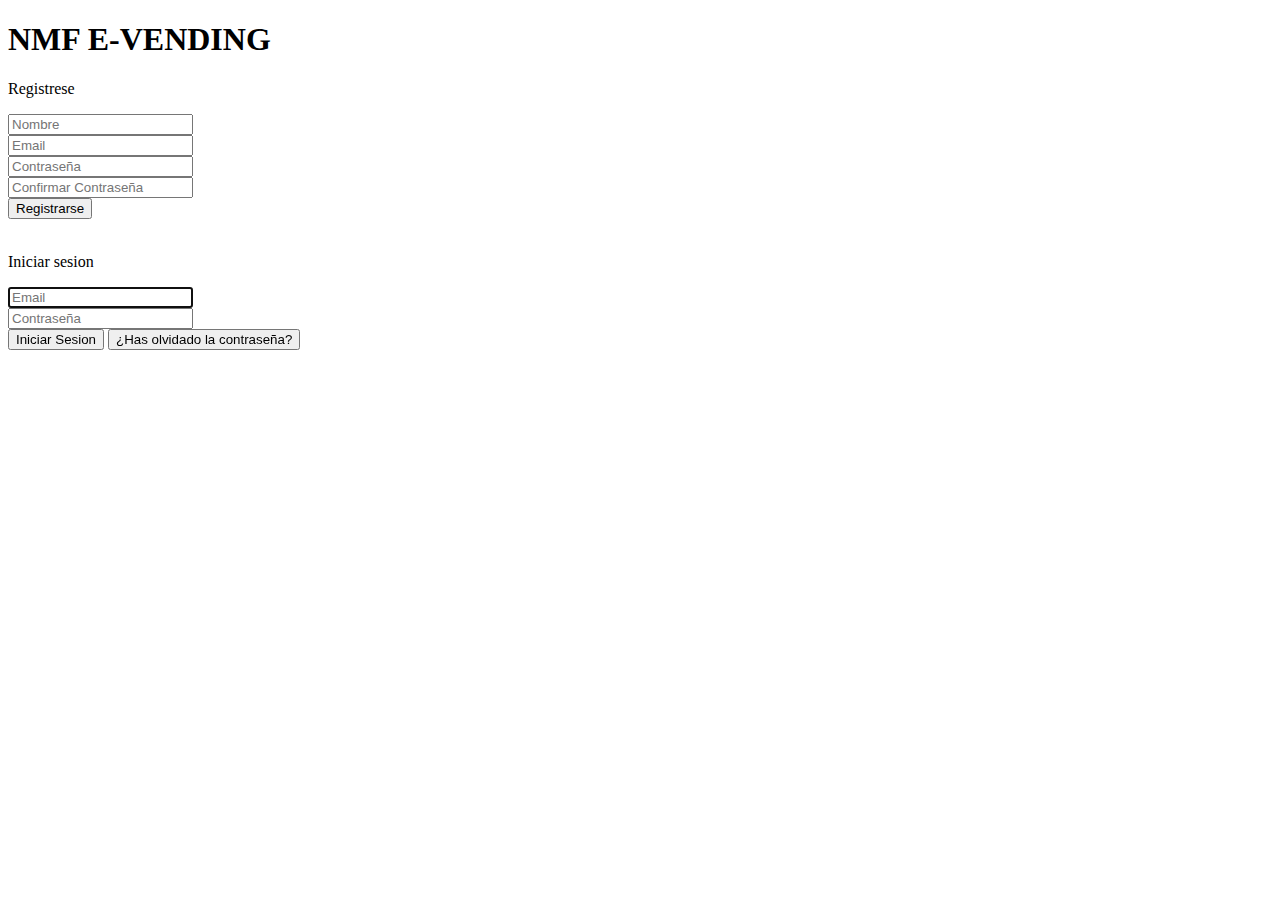
<file: index.html>
<!DOCTYPE html>
<html lang="en">
<head>
    <meta charset="UTF-8">
    <title>NMF</title>

    <!-- Javascript SDK-->
    <script src="https://code.jquery.com/jquery-1.11.3.min.js"></script>
    <script src="js/amazon-cognito-auth.min.js"></script>
    <script src="https://sdk.amazonaws.com/js/aws-sdk-2.7.16.min.js"></script>
    <script src="js/amazon-cognito-identity.min.js"></script>
    <script src="js/config.js"></script>
    <script src="js/prueba.js"></script>
</head>
<body>
    <h1>NMF E-VENDING</h1>
    <p>Registrese</p>
    <input type="personalname" class="form-control" id="personalnameRegister" placeholder="Nombre" pattern=".*" required>
    <br>
    <input type="email" class="form-control" id="emailInputRegister" placeholder="Email" pattern=".*" required>
    <br>
    <input type="password" class="form-control" id="passwordInputRegister" placeholder="Contraseña" pattern=".*" required>
    <br>
    <input type="password" class="form-control" id="confirmationpassword" placeholder="Confirmar Contraseña" pattern=".*" required>
    <br>
    <button id="mainbutton" class="btn btn-lg btn-primary btn-block" type="button" onclick="registerButton()" >Registrarse</button>

    <br>


    <script>

        var username;
        var password;
        var personalname;
        var poolData;

        function registerButton() {

            personalname =  document.getElementById("personalnameRegister").value;
            username = document.getElementById("emailInputRegister").value;

            if (document.getElementById("passwordInputRegister").value != document.getElementById("confirmationpassword").value) {
                alert("Passwords Do Not Match!")
                throw "Passwords Do Not Match!"
            } else {
                password =  document.getElementById("passwordInputRegister").value;
            }

            poolData = {
                UserPoolId : _config.cognito.userPoolId, // Your user pool id here
                ClientId : _config.cognito.clientId // Your client id here
            };
            var userPool = new AmazonCognitoIdentity.CognitoUserPool(poolData);

            var attributeList = [];

            var dataEmail = {
                Name : 'email',
                Value : username, //get from form field
            };

            var dataPersonalName = {
                Name : 'name',
                Value : personalname, //get from form field
            };

            var attributeEmail = new AmazonCognitoIdentity.CognitoUserAttribute(dataEmail);
            var attributePersonalName = new AmazonCognitoIdentity.CognitoUserAttribute(dataPersonalName);


            attributeList.push(attributeEmail);
            attributeList.push(attributePersonalName);

            userPool.signUp(username, password, attributeList, null, function(err, result){
                if (err) {
                    alert(err.message || JSON.stringify(err));
                    return;
                }
                cognitoUser = result.user;
                console.log('user name is ' + cognitoUser.getUsername());
                //change elements of page
                document.getElementById("titleheader").innerHTML = "Check your email for a verification link";

            });
        }

    </script>
    <br>

    <p>Iniciar sesion</p>
    <form>
        <input type="text" id="inputUsername" class="form-control"  placeholder="Email" name="username" required autofocus>
        <br>
        <input type="password" id="inputPassword" class="form-control"  placeholder="Contraseña" name="password" required>
        <br>
        <button type="button" class="btn btn-lg btn-primary btn-block" onclick="signInButton()">Iniciar Sesion</button>
        <button type="button" class="btn btn-lg btn-primary btn-block" onclick="forgotpasswordbutton()">¿Has olvidado la contraseña?</button>
    </form>


    <script>

        var username;
        var password;
        var personalname;
        var poolData;

        function registerButton() {

            personalname =  document.getElementById("personalnameRegister").value;
            username = document.getElementById("emailInputRegister").value;

            if (document.getElementById("passwordInputRegister").value != document.getElementById("confirmationpassword").value) {
                alert("Passwords Do Not Match!")
                throw "Passwords Do Not Match!"
            } else {
                password =  document.getElementById("passwordInputRegister").value;
            }

            poolData = {
                UserPoolId : _config.cognito.userPoolId, // Your user pool id here
                ClientId : _config.cognito.clientId // Your client id here
            };
            var userPool = new AmazonCognitoIdentity.CognitoUserPool(poolData);

            var attributeList = [];

            var dataEmail = {
                Name : 'email',
                Value : username, //get from form field
            };

            var dataPersonalName = {
                Name : 'name',
                Value : personalname, //get from form field
            };

            var attributeEmail = new AmazonCognitoIdentity.CognitoUserAttribute(dataEmail);
            var attributePersonalName = new AmazonCognitoIdentity.CognitoUserAttribute(dataPersonalName);


            attributeList.push(attributeEmail);
            attributeList.push(attributePersonalName);

            userPool.signUp(username, password, attributeList, null, function(err, result){
                if (err) {
                    return;
                }
                cognitoUser = result.user;
                console.log('user name is ' + cognitoUser.getUsername());
                //change elements of page
                document.getElementById("titleheader").innerHTML = "Check your email for a verification link";

            });
        }

    </script>

</body>
</html>
</file>
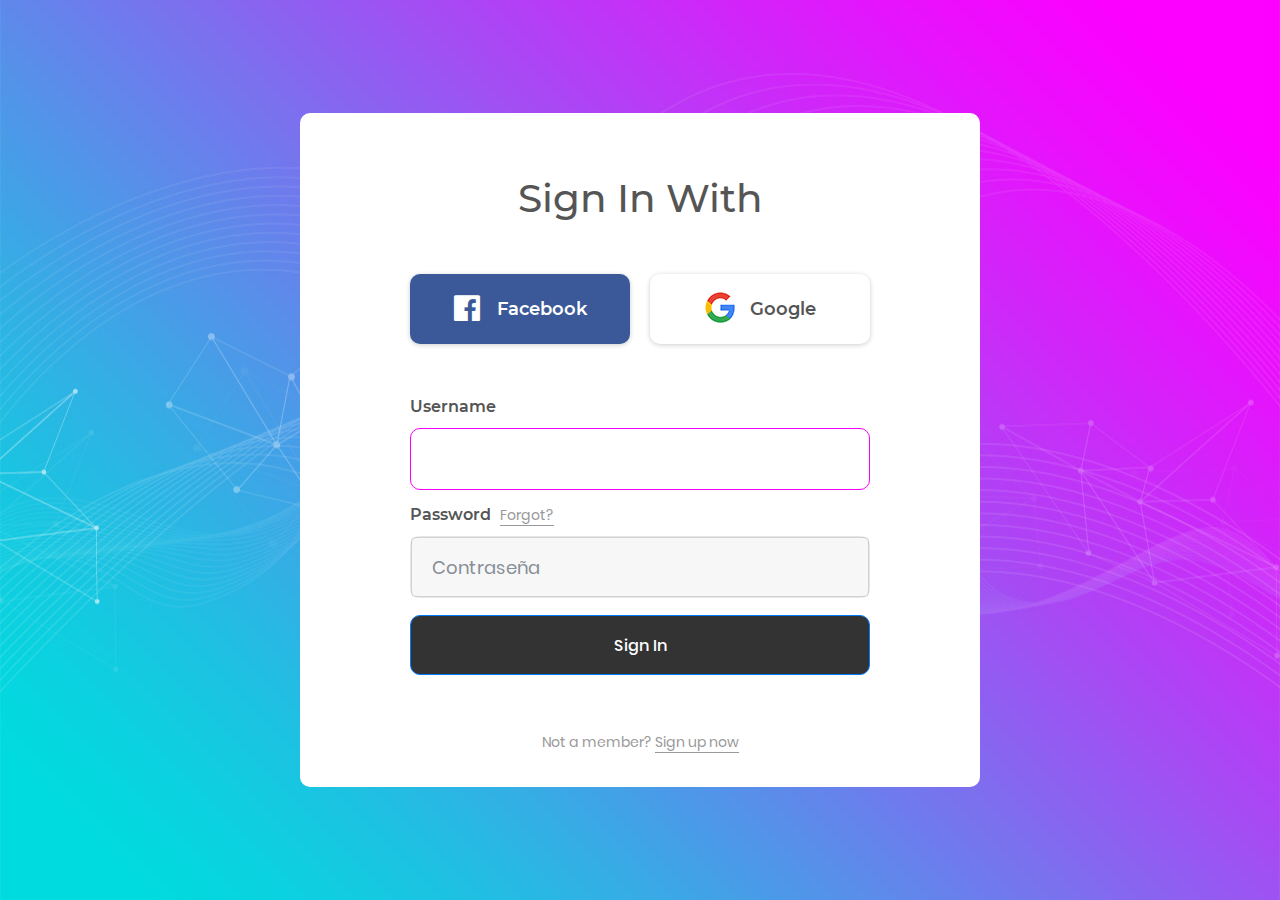
<file: web/index.html>
<!DOCTYPE html>
<html lang="en">
<head>
	<title>NMF</title>
	<meta charset="UTF-8">
	<meta name="viewport" content="width=device-width, initial-scale=1">

	<!-- Javascript SDK-->
    <script src="https://code.jquery.com/jquery-1.11.3.min.js"></script>
    <script src="js/amazon-cognito-auth.min.js"></script>
    <script src="https://sdk.amazonaws.com/js/aws-sdk-2.7.16.min.js"></script>
    <script src="js/amazon-cognito-identity.min.js"></script>
    <script src="js/config.js"></script>
    <script src="js/prueba.js"></script>

<!--===============================================================================================-->	
	<link rel="icon" type="image/png" href="images/icons/favicon.ico"/>
<!--===============================================================================================-->
	<link rel="stylesheet" type="text/css" href="vendor/bootstrap/css/bootstrap.min.css">
<!--===============================================================================================-->
	<link rel="stylesheet" type="text/css" href="fonts/font-awesome-4.7.0/css/font-awesome.min.css">
<!--===============================================================================================-->
	<link rel="stylesheet" type="text/css" href="fonts/Linearicons-Free-v1.0.0/icon-font.min.css">
<!--===============================================================================================-->
	<link rel="stylesheet" type="text/css" href="vendor/animate/animate.css">
<!--===============================================================================================-->	
	<link rel="stylesheet" type="text/css" href="vendor/css-hamburgers/hamburgers.min.css">
<!--===============================================================================================-->
	<link rel="stylesheet" type="text/css" href="vendor/animsition/css/animsition.min.css">
<!--===============================================================================================-->
	<link rel="stylesheet" type="text/css" href="vendor/select2/select2.min.css">
<!--===============================================================================================-->	
	<link rel="stylesheet" type="text/css" href="vendor/daterangepicker/daterangepicker.css">
<!--===============================================================================================-->
	<link rel="stylesheet" type="text/css" href="css/util.css">
	<link rel="stylesheet" type="text/css" href="css/main.css">
<!--===============================================================================================-->
</head>
<body>
	
	<div class="limiter">
		<div class="container-login100" style="background-image: url('images/bg-01.jpg');">
			<div class="wrap-login100 p-l-110 p-r-110 p-t-62 p-b-33">
				<form class="login100-form validate-form flex-sb flex-w">
					<span class="login100-form-title p-b-53">
						Sign In With
					</span>

					<a href="#" class="btn-face m-b-20">
						<i class="fa fa-facebook-official"></i>
						Facebook
					</a>

					<a href="#" class="btn-google m-b-20">
						<img src="images/icons/icon-google.png" alt="GOOGLE">
						Google
					</a>
					
					<div class="p-t-31 p-b-9">
						<span class="txt1">
							Username
						</span>
					</div>
					<div class="wrap-input100 validate-input" data-validate = "Username is required">
						<!-- <input class="input100" type="text" name="username" id="inputUsername"> -->
						<input type="text" id="inputUsername" class="form-control"  placeholder="Email" name="username" required autofocus>
						<span class="focus-input100"></span>
					</div>
					
					<div class="p-t-13 p-b-9">
						<span class="txt1">
							Password
						</span>

						<a href="#" class="txt2 bo1 m-l-5">
							Forgot?
						</a>
					</div>
					<div class="wrap-input100 validate-input" data-validate = "Password is required">
						<!-- <input class="input100" type="password" name="pass" id="inputPassword"> -->
						<input type="password" id="inputPassword" class="form-control"  placeholder="Contraseña" name="password" required>
						<span class="focus-input100"></span>
					</div>

					<div class="container-login100-form-btn m-t-17">
						<!-- <button class="login100-form-btn" onclick="signInButton()">
							Sign In
						</button> -->
						<button type="button" class="btn btn-lg btn-primary btn-block" onclick="signInButton()">Sign In</button>
					</div>

					<div class="w-full text-center p-t-55">
						<span class="txt2">
							Not a member?
						</span>

						<a href="register.html" class="txt2 bo1">
							Sign up now
						</a>
					</div>
				</form>
			</div>
		</div>
	</div>
	

	<div id="dropDownSelect1"></div>
	
<!--===============================================================================================-->
	<script src="vendor/jquery/jquery-3.2.1.min.js"></script>
<!--===============================================================================================-->
	<script src="vendor/animsition/js/animsition.min.js"></script>
<!--===============================================================================================-->
	<script src="vendor/bootstrap/js/popper.js"></script>
	<script src="vendor/bootstrap/js/bootstrap.min.js"></script>
<!--===============================================================================================-->
	<script src="vendor/select2/select2.min.js"></script>
<!--===============================================================================================-->
	<script src="vendor/daterangepicker/moment.min.js"></script>
	<script src="vendor/daterangepicker/daterangepicker.js"></script>
<!--===============================================================================================-->
	<script src="vendor/countdowntime/countdowntime.js"></script>
<!--===============================================================================================-->
	<script src="js/main.js"></script>

</body>
</html>
</file>
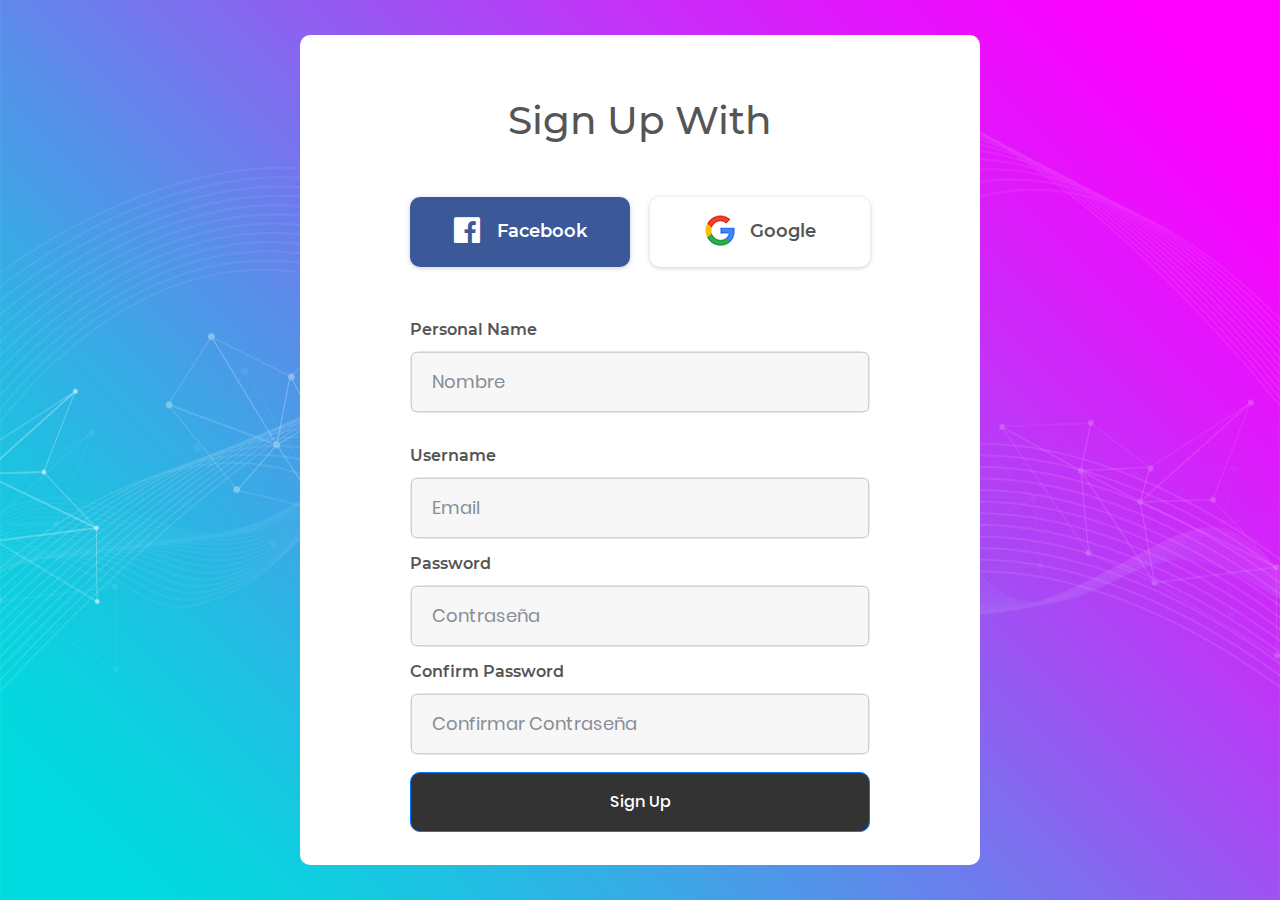
<file: register.html>
<!DOCTYPE html>
<html lang="en">
<head>
	<title>NMF</title>
	<meta charset="UTF-8">
	<meta name="viewport" content="width=device-width, initial-scale=1">

	<!-- Javascript SDK-->
    <script src="https://code.jquery.com/jquery-1.11.3.min.js"></script>
    <script src="js/amazon-cognito-auth.min.js"></script>
    <script src="https://sdk.amazonaws.com/js/aws-sdk-2.7.16.min.js"></script>
    <script src="js/amazon-cognito-identity.min.js"></script>
    <script src="js/config.js"></script>
    <script src="js/prueba.js"></script>

<!--===============================================================================================-->	
	<link rel="icon" type="image/png" href="images/icons/favicon.ico"/>
<!--===============================================================================================-->
	<link rel="stylesheet" type="text/css" href="vendor/bootstrap/css/bootstrap.min.css">
<!--===============================================================================================-->
	<link rel="stylesheet" type="text/css" href="fonts/font-awesome-4.7.0/css/font-awesome.min.css">
<!--===============================================================================================-->
	<link rel="stylesheet" type="text/css" href="fonts/Linearicons-Free-v1.0.0/icon-font.min.css">
<!--===============================================================================================-->
	<link rel="stylesheet" type="text/css" href="vendor/animate/animate.css">
<!--===============================================================================================-->	
	<link rel="stylesheet" type="text/css" href="vendor/css-hamburgers/hamburgers.min.css">
<!--===============================================================================================-->
	<link rel="stylesheet" type="text/css" href="vendor/animsition/css/animsition.min.css">
<!--===============================================================================================-->
	<link rel="stylesheet" type="text/css" href="vendor/select2/select2.min.css">
<!--===============================================================================================-->	
	<link rel="stylesheet" type="text/css" href="vendor/daterangepicker/daterangepicker.css">
<!--===============================================================================================-->
	<link rel="stylesheet" type="text/css" href="css/util.css">
	<link rel="stylesheet" type="text/css" href="css/main.css">
<!--===============================================================================================-->
</head>
<body>
	
	<div class="limiter">
		<div class="container-login100" style="background-image: url('images/bg-01.jpg');">
			<div class="wrap-login100 p-l-110 p-r-110 p-t-62 p-b-33">
				<form class="login100-form validate-form flex-sb flex-w">
					<span class="login100-form-title p-b-53">
						Sign Up With
					</span>

					<a href="#" class="btn-face m-b-20">
						<i class="fa fa-facebook-official"></i>
						Facebook
					</a>

					<a href="#" class="btn-google m-b-20">
						<img src="images/icons/icon-google.png" alt="GOOGLE">
						Google
					</a>
                    
                    <div class="p-t-31 p-b-9">
						<span class="txt1">
							Personal Name
						</span>
					</div>
					<div class="wrap-input100 validate-input" data-validate = "Personal Name is required">
                        <!-- <input class="input100" type="text" name="personalName" id="PersonalnameRegister"> -->
                        <input type="personalname" class="form-control" id="personalnameRegister" placeholder="Nombre" pattern=".*" required>
						<span class="focus-input100"></span>
					</div>

					<div class="p-t-31 p-b-9">
						<span class="txt1">
							Username
						</span>
					</div>
					<div class="wrap-input100 validate-input" data-validate = "Username is required">
                        <!-- <input class="input100" type="text" name="username" id="emailInputRegister"> -->
                        <input type="email" class="form-control" id="emailInputRegister" placeholder="Email" pattern=".*" required>
						<span class="focus-input100"></span>
					</div>
					
					<div class="p-t-13 p-b-9">
						<span class="txt1">
							Password
						</span>
					</div>
					<div class="wrap-input100 validate-input" data-validate = "Password is required">
                        <!-- <input class="input100" type="password" name="pass" id="passwordInputRegister"> -->
                        <input type="password" class="form-control" id="passwordInputRegister" placeholder="Contraseña" pattern=".*" required>
						<span class="focus-input100"></span>
                    </div>
                    
                    <div class="p-t-13 p-b-9">
						<span class="txt1">
							Confirm Password
						</span>
					</div>
					<div class="wrap-input100 validate-input" data-validate = "Confirmation Password is required">
                        <!-- <input class="input100" type="password" name="confPass" id="confirmationpassword"> -->
                        <input type="password" class="form-control" id="confirmationpassword" placeholder="Confirmar Contraseña" pattern=".*" required>
						<span class="focus-input100"></span>
					</div>

					<div class="container-login100-form-btn m-t-17">
                        <!-- <button class="login100-form-btn" onclick="registerButton()">
							Sign Up
                        </button> -->
                        <button id="mainbutton" class="btn btn-lg btn-primary btn-block" type="button" onclick="registerButton()" >Sign Up</button>
					</div>
				</form>
			</div>
		</div>
    </div>
    
    <script>

        var username;
        var password;
        var personalname;
        var poolData;

        function registerButton() {

            personalname =  document.getElementById("personalnameRegister").value;
            username = document.getElementById("emailInputRegister").value;

            if (document.getElementById("passwordInputRegister").value != document.getElementById("confirmationpassword").value) {
                alert("Passwords Do Not Match!")
                throw "Passwords Do Not Match!"
            } else {
                password =  document.getElementById("passwordInputRegister").value;
            }

            poolData = {
                UserPoolId : _config.cognito.userPoolId, // Your user pool id here
                ClientId : _config.cognito.clientId // Your client id here
            };
            var userPool = new AmazonCognitoIdentity.CognitoUserPool(poolData);

            var attributeList = [];

            var dataEmail = {
                Name : 'email',
                Value : username, //get from form field
            };

            var dataPersonalName = {
                Name : 'name',
                Value : personalname, //get from form field
            };

            var attributeEmail = new AmazonCognitoIdentity.CognitoUserAttribute(dataEmail);
            var attributePersonalName = new AmazonCognitoIdentity.CognitoUserAttribute(dataPersonalName);


            attributeList.push(attributeEmail);
            attributeList.push(attributePersonalName);

            userPool.signUp(username, password, attributeList, null, function(err, result){
                if (err) {
                    alert(err.message || JSON.stringify(err));
                    return;
                }
                cognitoUser = result.user;
                console.log('user name is ' + cognitoUser.getUsername());
                //change elements of page
                document.getElementById("titleheader").innerHTML = "Check your email for a verification link";

            });
        }

    </script>

	<div id="dropDownSelect1"></div>
	
<!--===============================================================================================-->
	<script src="vendor/jquery/jquery-3.2.1.min.js"></script>
<!--===============================================================================================-->
	<script src="vendor/animsition/js/animsition.min.js"></script>
<!--===============================================================================================-->
	<script src="vendor/bootstrap/js/popper.js"></script>
	<script src="vendor/bootstrap/js/bootstrap.min.js"></script>
<!--===============================================================================================-->
	<script src="vendor/select2/select2.min.js"></script>
<!--===============================================================================================-->
	<script src="vendor/daterangepicker/moment.min.js"></script>
	<script src="vendor/daterangepicker/daterangepicker.js"></script>
<!--===============================================================================================-->
	<script src="vendor/countdowntime/countdowntime.js"></script>
<!--===============================================================================================-->
	<script src="js/main.js"></script>

</body>
</html>
</file>
<file: web/vendor/daterangepicker/daterangepicker.css>
.daterangepicker {
  position: absolute;
  color: inherit;
  background-color: #fff;
  border-radius: 4px;
  width: 278px;
  padding: 4px;
  margin-top: 1px;
  top: 100px;
  left: 20px;
  /* Calendars */ }
  .daterangepicker:before, .daterangepicker:after {
    position: absolute;
    display: inline-block;
    border-bottom-color: rgba(0, 0, 0, 0.2);
    content: ''; }
  .daterangepicker:before {
    top: -7px;
    border-right: 7px solid transparent;
    border-left: 7px solid transparent;
    border-bottom: 7px solid #ccc; }
  .daterangepicker:after {
    top: -6px;
    border-right: 6px solid transparent;
    border-bottom: 6px solid #fff;
    border-left: 6px solid transparent; }
  .daterangepicker.opensleft:before {
    right: 9px; }
  .daterangepicker.opensleft:after {
    right: 10px; }
  .daterangepicker.openscenter:before {
    left: 0;
    right: 0;
    width: 0;
    margin-left: auto;
    margin-right: auto; }
  .daterangepicker.openscenter:after {
    left: 0;
    right: 0;
    width: 0;
    margin-left: auto;
    margin-right: auto; }
  .daterangepicker.opensright:before {
    left: 9px; }
  .daterangepicker.opensright:after {
    left: 10px; }
  .daterangepicker.dropup {
    margin-top: -5px; }
    .daterangepicker.dropup:before {
      top: initial;
      bottom: -7px;
      border-bottom: initial;
      border-top: 7px solid #ccc; }
    .daterangepicker.dropup:after {
      top: initial;
      bottom: -6px;
      border-bottom: initial;
      border-top: 6px solid #fff; }
  .daterangepicker.dropdown-menu {
    max-width: none;
    z-index: 3001; }
  .daterangepicker.single .ranges, .daterangepicker.single .calendar {
    float: none; }
  .daterangepicker.show-calendar .calendar {
    display: block; }
  .daterangepicker .calendar {
    display: none;
    max-width: 270px;
    margin: 4px; }
    .daterangepicker .calendar.single .calendar-table {
      border: none; }
    .daterangepicker .calendar th, .daterangepicker .calendar td {
      white-space: nowrap;
      text-align: center;
      min-width: 32px; }
  .daterangepicker .calendar-table {
    border: 1px solid #fff;
    padding: 4px;
    border-radius: 4px;
    background-color: #fff; }
  .daterangepicker table {
    width: 100%;
    margin: 0; }
  .daterangepicker td, .daterangepicker th {
    text-align: center;
    width: 20px;
    height: 20px;
    border-radius: 4px;
    border: 1px solid transparent;
    white-space: nowrap;
    cursor: pointer; }
    .daterangepicker td.available:hover, .daterangepicker th.available:hover {
      background-color: #eee;
      border-color: transparent;
      color: inherit; }
    .daterangepicker td.week, .daterangepicker th.week {
      font-size: 80%;
      color: #ccc; }
  .daterangepicker td.off, .daterangepicker td.off.in-range, .daterangepicker td.off.start-date, .daterangepicker td.off.end-date {
    background-color: #fff;
    border-color: transparent;
    color: #999; }
  .daterangepicker td.in-range {
    background-color: #ebf4f8;
    border-color: transparent;
    color: #000;
    border-radius: 0; }
  .daterangepicker td.start-date {
    border-radius: 4px 0 0 4px; }
  .daterangepicker td.end-date {
    border-radius: 0 4px 4px 0; }
  .daterangepicker td.start-date.end-date {
    border-radius: 4px; }
  .daterangepicker td.active, .daterangepicker td.active:hover {
    background-color: #357ebd;
    border-color: transparent;
    color: #fff; }
  .daterangepicker th.month {
    width: auto; }
  .daterangepicker td.disabled, .daterangepicker option.disabled {
    color: #999;
    cursor: not-allowed;
    text-decoration: line-through; }
  .daterangepicker select.monthselect, .daterangepicker select.yearselect {
    font-size: 12px;
    padding: 1px;
    height: auto;
    margin: 0;
    cursor: default; }
  .daterangepicker select.monthselect {
    margin-right: 2%;
    width: 56%; }
  .daterangepicker select.yearselect {
    width: 40%; }
  .daterangepicker select.hourselect, .daterangepicker select.minuteselect, .daterangepicker select.secondselect, .daterangepicker select.ampmselect {
    width: 50px;
    margin-bottom: 0; }
  .daterangepicker .input-mini {
    border: 1px solid #ccc;
    border-radius: 4px;
    color: #555;
    height: 30px;
    line-height: 30px;
    display: block;
    vertical-align: middle;
    margin: 0 0 5px 0;
    padding: 0 6px 0 28px;
    width: 100%; }
    .daterangepicker .input-mini.active {
      border: 1px solid #08c;
      border-radius: 4px; }
  .daterangepicker .daterangepicker_input {
    position: relative; }
    .daterangepicker .daterangepicker_input i {
      position: absolute;
      left: 8px;
      top: 8px; }
  .daterangepicker.rtl .input-mini {
    padding-right: 28px;
    padding-left: 6px; }
  .daterangepicker.rtl .daterangepicker_input i {
    left: auto;
    right: 8px; }
  .daterangepicker .calendar-time {
    text-align: center;
    margin: 5px auto;
    line-height: 30px;
    position: relative;
    padding-left: 28px; }
    .daterangepicker .calendar-time select.disabled {
      color: #ccc;
      cursor: not-allowed; }

.ranges {
  font-size: 11px;
  float: none;
  margin: 4px;
  text-align: left; }
  .ranges ul {
    list-style: none;
    margin: 0 auto;
    padding: 0;
    width: 100%; }
  .ranges li {
    font-size: 13px;
    background-color: #f5f5f5;
    border: 1px solid #f5f5f5;
    border-radius: 4px;
    color: #08c;
    padding: 3px 12px;
    margin-bottom: 8px;
    cursor: pointer; }
    .ranges li:hover {
      background-color: #08c;
      border: 1px solid #08c;
      color: #fff; }
    .ranges li.active {
      background-color: #08c;
      border: 1px solid #08c;
      color: #fff; }

/*  Larger Screen Styling */
@media (min-width: 564px) {
  .daterangepicker {
    width: auto; }
    .daterangepicker .ranges ul {
      width: 160px; }
    .daterangepicker.single .ranges ul {
      width: 100%; }
    .daterangepicker.single .calendar.left {
      clear: none; }
    .daterangepicker.single.ltr .ranges, .daterangepicker.single.ltr .calendar {
      float: left; }
    .daterangepicker.single.rtl .ranges, .daterangepicker.single.rtl .calendar {
      float: right; }
    .daterangepicker.ltr {
      direction: ltr;
      text-align: left; }
      .daterangepicker.ltr .calendar.left {
        clear: left;
        margin-right: 0; }
        .daterangepicker.ltr .calendar.left .calendar-table {
          border-right: none;
          border-top-right-radius: 0;
          border-bottom-right-radius: 0; }
      .daterangepicker.ltr .calendar.right {
        margin-left: 0; }
        .daterangepicker.ltr .calendar.right .calendar-table {
          border-left: none;
          border-top-left-radius: 0;
          border-bottom-left-radius: 0; }
      .daterangepicker.ltr .left .daterangepicker_input {
        padding-right: 12px; }
      .daterangepicker.ltr .calendar.left .calendar-table {
        padding-right: 12px; }
      .daterangepicker.ltr .ranges, .daterangepicker.ltr .calendar {
        float: left; }
    .daterangepicker.rtl {
      direction: rtl;
      text-align: right; }
      .daterangepicker.rtl .calendar.left {
        clear: right;
        margin-left: 0; }
        .daterangepicker.rtl .calendar.left .calendar-table {
          border-left: none;
          border-top-left-radius: 0;
          border-bottom-left-radius: 0; }
      .daterangepicker.rtl .calendar.right {
        margin-right: 0; }
        .daterangepicker.rtl .calendar.right .calendar-table {
          border-right: none;
          border-top-right-radius: 0;
          border-bottom-right-radius: 0; }
      .daterangepicker.rtl .left .daterangepicker_input {
        padding-left: 12px; }
      .daterangepicker.rtl .calendar.left .calendar-table {
        padding-left: 12px; }
      .daterangepicker.rtl .ranges, .daterangepicker.rtl .calendar {
        text-align: right;
        float: right; } }
@media (min-width: 730px) {
  .daterangepicker .ranges {
    width: auto; }
  .daterangepicker.ltr .ranges {
    float: left; }
  .daterangepicker.rtl .ranges {
    float: right; }
  .daterangepicker .calendar.left {
    clear: none !important; } }
</file>
<file: web/css/util.css>
/*[ FONT SIZE ]
///////////////////////////////////////////////////////////
*/
.fs-1 {font-size: 1px;}
.fs-2 {font-size: 2px;}
.fs-3 {font-size: 3px;}
.fs-4 {font-size: 4px;}
.fs-5 {font-size: 5px;}
.fs-6 {font-size: 6px;}
.fs-7 {font-size: 7px;}
.fs-8 {font-size: 8px;}
.fs-9 {font-size: 9px;}
.fs-10 {font-size: 10px;}
.fs-11 {font-size: 11px;}
.fs-12 {font-size: 12px;}
.fs-13 {font-size: 13px;}
.fs-14 {font-size: 14px;}
.fs-15 {font-size: 15px;}
.fs-16 {font-size: 16px;}
.fs-17 {font-size: 17px;}
.fs-18 {font-size: 18px;}
.fs-19 {font-size: 19px;}
.fs-20 {font-size: 20px;}
.fs-21 {font-size: 21px;}
.fs-22 {font-size: 22px;}
.fs-23 {font-size: 23px;}
.fs-24 {font-size: 24px;}
.fs-25 {font-size: 25px;}
.fs-26 {font-size: 26px;}
.fs-27 {font-size: 27px;}
.fs-28 {font-size: 28px;}
.fs-29 {font-size: 29px;}
.fs-30 {font-size: 30px;}
.fs-31 {font-size: 31px;}
.fs-32 {font-size: 32px;}
.fs-33 {font-size: 33px;}
.fs-34 {font-size: 34px;}
.fs-35 {font-size: 35px;}
.fs-36 {font-size: 36px;}
.fs-37 {font-size: 37px;}
.fs-38 {font-size: 38px;}
.fs-39 {font-size: 39px;}
.fs-40 {font-size: 40px;}
.fs-41 {font-size: 41px;}
.fs-42 {font-size: 42px;}
.fs-43 {font-size: 43px;}
.fs-44 {font-size: 44px;}
.fs-45 {font-size: 45px;}
.fs-46 {font-size: 46px;}
.fs-47 {font-size: 47px;}
.fs-48 {font-size: 48px;}
.fs-49 {font-size: 49px;}
.fs-50 {font-size: 50px;}
.fs-51 {font-size: 51px;}
.fs-52 {font-size: 52px;}
.fs-53 {font-size: 53px;}
.fs-54 {font-size: 54px;}
.fs-55 {font-size: 55px;}
.fs-56 {font-size: 56px;}
.fs-57 {font-size: 57px;}
.fs-58 {font-size: 58px;}
.fs-59 {font-size: 59px;}
.fs-60 {font-size: 60px;}
.fs-61 {font-size: 61px;}
.fs-62 {font-size: 62px;}
.fs-63 {font-size: 63px;}
.fs-64 {font-size: 64px;}
.fs-65 {font-size: 65px;}
.fs-66 {font-size: 66px;}
.fs-67 {font-size: 67px;}
.fs-68 {font-size: 68px;}
.fs-69 {font-size: 69px;}
.fs-70 {font-size: 70px;}
.fs-71 {font-size: 71px;}
.fs-72 {font-size: 72px;}
.fs-73 {font-size: 73px;}
.fs-74 {font-size: 74px;}
.fs-75 {font-size: 75px;}
.fs-76 {font-size: 76px;}
.fs-77 {font-size: 77px;}
.fs-78 {font-size: 78px;}
.fs-79 {font-size: 79px;}
.fs-80 {font-size: 80px;}
.fs-81 {font-size: 81px;}
.fs-82 {font-size: 82px;}
.fs-83 {font-size: 83px;}
.fs-84 {font-size: 84px;}
.fs-85 {font-size: 85px;}
.fs-86 {font-size: 86px;}
.fs-87 {font-size: 87px;}
.fs-88 {font-size: 88px;}
.fs-89 {font-size: 89px;}
.fs-90 {font-size: 90px;}
.fs-91 {font-size: 91px;}
.fs-92 {font-size: 92px;}
.fs-93 {font-size: 93px;}
.fs-94 {font-size: 94px;}
.fs-95 {font-size: 95px;}
.fs-96 {font-size: 96px;}
.fs-97 {font-size: 97px;}
.fs-98 {font-size: 98px;}
.fs-99 {font-size: 99px;}
.fs-100 {font-size: 100px;}
.fs-101 {font-size: 101px;}
.fs-102 {font-size: 102px;}
.fs-103 {font-size: 103px;}
.fs-104 {font-size: 104px;}
.fs-105 {font-size: 105px;}
.fs-106 {font-size: 106px;}
.fs-107 {font-size: 107px;}
.fs-108 {font-size: 108px;}
.fs-109 {font-size: 109px;}
.fs-110 {font-size: 110px;}
.fs-111 {font-size: 111px;}
.fs-112 {font-size: 112px;}
.fs-113 {font-size: 113px;}
.fs-114 {font-size: 114px;}
.fs-115 {font-size: 115px;}
.fs-116 {font-size: 116px;}
.fs-117 {font-size: 117px;}
.fs-118 {font-size: 118px;}
.fs-119 {font-size: 119px;}
.fs-120 {font-size: 120px;}
.fs-121 {font-size: 121px;}
.fs-122 {font-size: 122px;}
.fs-123 {font-size: 123px;}
.fs-124 {font-size: 124px;}
.fs-125 {font-size: 125px;}
.fs-126 {font-size: 126px;}
.fs-127 {font-size: 127px;}
.fs-128 {font-size: 128px;}
.fs-129 {font-size: 129px;}
.fs-130 {font-size: 130px;}
.fs-131 {font-size: 131px;}
.fs-132 {font-size: 132px;}
.fs-133 {font-size: 133px;}
.fs-134 {font-size: 134px;}
.fs-135 {font-size: 135px;}
.fs-136 {font-size: 136px;}
.fs-137 {font-size: 137px;}
.fs-138 {font-size: 138px;}
.fs-139 {font-size: 139px;}
.fs-140 {font-size: 140px;}
.fs-141 {font-size: 141px;}
.fs-142 {font-size: 142px;}
.fs-143 {font-size: 143px;}
.fs-144 {font-size: 144px;}
.fs-145 {font-size: 145px;}
.fs-146 {font-size: 146px;}
.fs-147 {font-size: 147px;}
.fs-148 {font-size: 148px;}
.fs-149 {font-size: 149px;}
.fs-150 {font-size: 150px;}
.fs-151 {font-size: 151px;}
.fs-152 {font-size: 152px;}
.fs-153 {font-size: 153px;}
.fs-154 {font-size: 154px;}
.fs-155 {font-size: 155px;}
.fs-156 {font-size: 156px;}
.fs-157 {font-size: 157px;}
.fs-158 {font-size: 158px;}
.fs-159 {font-size: 159px;}
.fs-160 {font-size: 160px;}
.fs-161 {font-size: 161px;}
.fs-162 {font-size: 162px;}
.fs-163 {font-size: 163px;}
.fs-164 {font-size: 164px;}
.fs-165 {font-size: 165px;}
.fs-166 {font-size: 166px;}
.fs-167 {font-size: 167px;}
.fs-168 {font-size: 168px;}
.fs-169 {font-size: 169px;}
.fs-170 {font-size: 170px;}
.fs-171 {font-size: 171px;}
.fs-172 {font-size: 172px;}
.fs-173 {font-size: 173px;}
.fs-174 {font-size: 174px;}
.fs-175 {font-size: 175px;}
.fs-176 {font-size: 176px;}
.fs-177 {font-size: 177px;}
.fs-178 {font-size: 178px;}
.fs-179 {font-size: 179px;}
.fs-180 {font-size: 180px;}
.fs-181 {font-size: 181px;}
.fs-182 {font-size: 182px;}
.fs-183 {font-size: 183px;}
.fs-184 {font-size: 184px;}
.fs-185 {font-size: 185px;}
.fs-186 {font-size: 186px;}
.fs-187 {font-size: 187px;}
.fs-188 {font-size: 188px;}
.fs-189 {font-size: 189px;}
.fs-190 {font-size: 190px;}
.fs-191 {font-size: 191px;}
.fs-192 {font-size: 192px;}
.fs-193 {font-size: 193px;}
.fs-194 {font-size: 194px;}
.fs-195 {font-size: 195px;}
.fs-196 {font-size: 196px;}
.fs-197 {font-size: 197px;}
.fs-198 {font-size: 198px;}
.fs-199 {font-size: 199px;}
.fs-200 {font-size: 200px;}

/*[ PADDING ]
///////////////////////////////////////////////////////////
*/
.p-t-0 {padding-top: 0px;}
.p-t-1 {padding-top: 1px;}
.p-t-2 {padding-top: 2px;}
.p-t-3 {padding-top: 3px;}
.p-t-4 {padding-top: 4px;}
.p-t-5 {padding-top: 5px;}
.p-t-6 {padding-top: 6px;}
.p-t-7 {padding-top: 7px;}
.p-t-8 {padding-top: 8px;}
.p-t-9 {padding-top: 9px;}
.p-t-10 {padding-top: 10px;}
.p-t-11 {padding-top: 11px;}
.p-t-12 {padding-top: 12px;}
.p-t-13 {padding-top: 13px;}
.p-t-14 {padding-top: 14px;}
.p-t-15 {padding-top: 15px;}
.p-t-16 {padding-top: 16px;}
.p-t-17 {padding-top: 17px;}
.p-t-18 {padding-top: 18px;}
.p-t-19 {padding-top: 19px;}
.p-t-20 {padding-top: 20px;}
.p-t-21 {padding-top: 21px;}
.p-t-22 {padding-top: 22px;}
.p-t-23 {padding-top: 23px;}
.p-t-24 {padding-top: 24px;}
.p-t-25 {padding-top: 25px;}
.p-t-26 {padding-top: 26px;}
.p-t-27 {padding-top: 27px;}
.p-t-28 {padding-top: 28px;}
.p-t-29 {padding-top: 29px;}
.p-t-30 {padding-top: 30px;}
.p-t-31 {padding-top: 31px;}
.p-t-32 {padding-top: 32px;}
.p-t-33 {padding-top: 33px;}
.p-t-34 {padding-top: 34px;}
.p-t-35 {padding-top: 35px;}
.p-t-36 {padding-top: 36px;}
.p-t-37 {padding-top: 37px;}
.p-t-38 {padding-top: 38px;}
.p-t-39 {padding-top: 39px;}
.p-t-40 {padding-top: 40px;}
.p-t-41 {padding-top: 41px;}
.p-t-42 {padding-top: 42px;}
.p-t-43 {padding-top: 43px;}
.p-t-44 {padding-top: 44px;}
.p-t-45 {padding-top: 45px;}
.p-t-46 {padding-top: 46px;}
.p-t-47 {padding-top: 47px;}
.p-t-48 {padding-top: 48px;}
.p-t-49 {padding-top: 49px;}
.p-t-50 {padding-top: 50px;}
.p-t-51 {padding-top: 51px;}
.p-t-52 {padding-top: 52px;}
.p-t-53 {padding-top: 53px;}
.p-t-54 {padding-top: 54px;}
.p-t-55 {padding-top: 55px;}
.p-t-56 {padding-top: 56px;}
.p-t-57 {padding-top: 57px;}
.p-t-58 {padding-top: 58px;}
.p-t-59 {padding-top: 59px;}
.p-t-60 {padding-top: 60px;}
.p-t-61 {padding-top: 61px;}
.p-t-62 {padding-top: 62px;}
.p-t-63 {padding-top: 63px;}
.p-t-64 {padding-top: 64px;}
.p-t-65 {padding-top: 65px;}
.p-t-66 {padding-top: 66px;}
.p-t-67 {padding-top: 67px;}
.p-t-68 {padding-top: 68px;}
.p-t-69 {padding-top: 69px;}
.p-t-70 {padding-top: 70px;}
.p-t-71 {padding-top: 71px;}
.p-t-72 {padding-top: 72px;}
.p-t-73 {padding-top: 73px;}
.p-t-74 {padding-top: 74px;}
.p-t-75 {padding-top: 75px;}
.p-t-76 {padding-top: 76px;}
.p-t-77 {padding-top: 77px;}
.p-t-78 {padding-top: 78px;}
.p-t-79 {padding-top: 79px;}
.p-t-80 {padding-top: 80px;}
.p-t-81 {padding-top: 81px;}
.p-t-82 {padding-top: 82px;}
.p-t-83 {padding-top: 83px;}
.p-t-84 {padding-top: 84px;}
.p-t-85 {padding-top: 85px;}
.p-t-86 {padding-top: 86px;}
.p-t-87 {padding-top: 87px;}
.p-t-88 {padding-top: 88px;}
.p-t-89 {padding-top: 89px;}
.p-t-90 {padding-top: 90px;}
.p-t-91 {padding-top: 91px;}
.p-t-92 {padding-top: 92px;}
.p-t-93 {padding-top: 93px;}
.p-t-94 {padding-top: 94px;}
.p-t-95 {padding-top: 95px;}
.p-t-96 {padding-top: 96px;}
.p-t-97 {padding-top: 97px;}
.p-t-98 {padding-top: 98px;}
.p-t-99 {padding-top: 99px;}
.p-t-100 {padding-top: 100px;}
.p-t-101 {padding-top: 101px;}
.p-t-102 {padding-top: 102px;}
.p-t-103 {padding-top: 103px;}
.p-t-104 {padding-top: 104px;}
.p-t-105 {padding-top: 105px;}
.p-t-106 {padding-top: 106px;}
.p-t-107 {padding-top: 107px;}
.p-t-108 {padding-top: 108px;}
.p-t-109 {padding-top: 109px;}
.p-t-110 {padding-top: 110px;}
.p-t-111 {padding-top: 111px;}
.p-t-112 {padding-top: 112px;}
.p-t-113 {padding-top: 113px;}
.p-t-114 {padding-top: 114px;}
.p-t-115 {padding-top: 115px;}
.p-t-116 {padding-top: 116px;}
.p-t-117 {padding-top: 117px;}
.p-t-118 {padding-top: 118px;}
.p-t-119 {padding-top: 119px;}
.p-t-120 {padding-top: 120px;}
.p-t-121 {padding-top: 121px;}
.p-t-122 {padding-top: 122px;}
.p-t-123 {padding-top: 123px;}
.p-t-124 {padding-top: 124px;}
.p-t-125 {padding-top: 125px;}
.p-t-126 {padding-top: 126px;}
.p-t-127 {padding-top: 127px;}
.p-t-128 {padding-top: 128px;}
.p-t-129 {padding-top: 129px;}
.p-t-130 {padding-top: 130px;}
.p-t-131 {padding-top: 131px;}
.p-t-132 {padding-top: 132px;}
.p-t-133 {padding-top: 133px;}
.p-t-134 {padding-top: 134px;}
.p-t-135 {padding-top: 135px;}
.p-t-136 {padding-top: 136px;}
.p-t-137 {padding-top: 137px;}
.p-t-138 {padding-top: 138px;}
.p-t-139 {padding-top: 139px;}
.p-t-140 {padding-top: 140px;}
.p-t-141 {padding-top: 141px;}
.p-t-142 {padding-top: 142px;}
.p-t-143 {padding-top: 143px;}
.p-t-144 {padding-top: 144px;}
.p-t-145 {padding-top: 145px;}
.p-t-146 {padding-top: 146px;}
.p-t-147 {padding-top: 147px;}
.p-t-148 {padding-top: 148px;}
.p-t-149 {padding-top: 149px;}
.p-t-150 {padding-top: 150px;}
.p-t-151 {padding-top: 151px;}
.p-t-152 {padding-top: 152px;}
.p-t-153 {padding-top: 153px;}
.p-t-154 {padding-top: 154px;}
.p-t-155 {padding-top: 155px;}
.p-t-156 {padding-top: 156px;}
.p-t-157 {padding-top: 157px;}
.p-t-158 {padding-top: 158px;}
.p-t-159 {padding-top: 159px;}
.p-t-160 {padding-top: 160px;}
.p-t-161 {padding-top: 161px;}
.p-t-162 {padding-top: 162px;}
.p-t-163 {padding-top: 163px;}
.p-t-164 {padding-top: 164px;}
.p-t-165 {padding-top: 165px;}
.p-t-166 {padding-top: 166px;}
.p-t-167 {padding-top: 167px;}
.p-t-168 {padding-top: 168px;}
.p-t-169 {padding-top: 169px;}
.p-t-170 {padding-top: 170px;}
.p-t-171 {padding-top: 171px;}
.p-t-172 {padding-top: 172px;}
.p-t-173 {padding-top: 173px;}
.p-t-174 {padding-top: 174px;}
.p-t-175 {padding-top: 175px;}
.p-t-176 {padding-top: 176px;}
.p-t-177 {padding-top: 177px;}
.p-t-178 {padding-top: 178px;}
.p-t-179 {padding-top: 179px;}
.p-t-180 {padding-top: 180px;}
.p-t-181 {padding-top: 181px;}
.p-t-182 {padding-top: 182px;}
.p-t-183 {padding-top: 183px;}
.p-t-184 {padding-top: 184px;}
.p-t-185 {padding-top: 185px;}
.p-t-186 {padding-top: 186px;}
.p-t-187 {padding-top: 187px;}
.p-t-188 {padding-top: 188px;}
.p-t-189 {padding-top: 189px;}
.p-t-190 {padding-top: 190px;}
.p-t-191 {padding-top: 191px;}
.p-t-192 {padding-top: 192px;}
.p-t-193 {padding-top: 193px;}
.p-t-194 {padding-top: 194px;}
.p-t-195 {padding-top: 195px;}
.p-t-196 {padding-top: 196px;}
.p-t-197 {padding-top: 197px;}
.p-t-198 {padding-top: 198px;}
.p-t-199 {padding-top: 199px;}
.p-t-200 {padding-top: 200px;}
.p-t-201 {padding-top: 201px;}
.p-t-202 {padding-top: 202px;}
.p-t-203 {padding-top: 203px;}
.p-t-204 {padding-top: 204px;}
.p-t-205 {padding-top: 205px;}
.p-t-206 {padding-top: 206px;}
.p-t-207 {padding-top: 207px;}
.p-t-208 {padding-top: 208px;}
.p-t-209 {padding-top: 209px;}
.p-t-210 {padding-top: 210px;}
.p-t-211 {padding-top: 211px;}
.p-t-212 {padding-top: 212px;}
.p-t-213 {padding-top: 213px;}
.p-t-214 {padding-top: 214px;}
.p-t-215 {padding-top: 215px;}
.p-t-216 {padding-top: 216px;}
.p-t-217 {padding-top: 217px;}
.p-t-218 {padding-top: 218px;}
.p-t-219 {padding-top: 219px;}
.p-t-220 {padding-top: 220px;}
.p-t-221 {padding-top: 221px;}
.p-t-222 {padding-top: 222px;}
.p-t-223 {padding-top: 223px;}
.p-t-224 {padding-top: 224px;}
.p-t-225 {padding-top: 225px;}
.p-t-226 {padding-top: 226px;}
.p-t-227 {padding-top: 227px;}
.p-t-228 {padding-top: 228px;}
.p-t-229 {padding-top: 229px;}
.p-t-230 {padding-top: 230px;}
.p-t-231 {padding-top: 231px;}
.p-t-232 {padding-top: 232px;}
.p-t-233 {padding-top: 233px;}
.p-t-234 {padding-top: 234px;}
.p-t-235 {padding-top: 235px;}
.p-t-236 {padding-top: 236px;}
.p-t-237 {padding-top: 237px;}
.p-t-238 {padding-top: 238px;}
.p-t-239 {padding-top: 239px;}
.p-t-240 {padding-top: 240px;}
.p-t-241 {padding-top: 241px;}
.p-t-242 {padding-top: 242px;}
.p-t-243 {padding-top: 243px;}
.p-t-244 {padding-top: 244px;}
.p-t-245 {padding-top: 245px;}
.p-t-246 {padding-top: 246px;}
.p-t-247 {padding-top: 247px;}
.p-t-248 {padding-top: 248px;}
.p-t-249 {padding-top: 249px;}
.p-t-250 {padding-top: 250px;}
.p-b-0 {padding-bottom: 0px;}
.p-b-1 {padding-bottom: 1px;}
.p-b-2 {padding-bottom: 2px;}
.p-b-3 {padding-bottom: 3px;}
.p-b-4 {padding-bottom: 4px;}
.p-b-5 {padding-bottom: 5px;}
.p-b-6 {padding-bottom: 6px;}
.p-b-7 {padding-bottom: 7px;}
.p-b-8 {padding-bottom: 8px;}
.p-b-9 {padding-bottom: 9px;}
.p-b-10 {padding-bottom: 10px;}
.p-b-11 {padding-bottom: 11px;}
.p-b-12 {padding-bottom: 12px;}
.p-b-13 {padding-bottom: 13px;}
.p-b-14 {padding-bottom: 14px;}
.p-b-15 {padding-bottom: 15px;}
.p-b-16 {padding-bottom: 16px;}
.p-b-17 {padding-bottom: 17px;}
.p-b-18 {padding-bottom: 18px;}
.p-b-19 {padding-bottom: 19px;}
.p-b-20 {padding-bottom: 20px;}
.p-b-21 {padding-bottom: 21px;}
.p-b-22 {padding-bottom: 22px;}
.p-b-23 {padding-bottom: 23px;}
.p-b-24 {padding-bottom: 24px;}
.p-b-25 {padding-bottom: 25px;}
.p-b-26 {padding-bottom: 26px;}
.p-b-27 {padding-bottom: 27px;}
.p-b-28 {padding-bottom: 28px;}
.p-b-29 {padding-bottom: 29px;}
.p-b-30 {padding-bottom: 30px;}
.p-b-31 {padding-bottom: 31px;}
.p-b-32 {padding-bottom: 32px;}
.p-b-33 {padding-bottom: 33px;}
.p-b-34 {padding-bottom: 34px;}
.p-b-35 {padding-bottom: 35px;}
.p-b-36 {padding-bottom: 36px;}
.p-b-37 {padding-bottom: 37px;}
.p-b-38 {padding-bottom: 38px;}
.p-b-39 {padding-bottom: 39px;}
.p-b-40 {padding-bottom: 40px;}
.p-b-41 {padding-bottom: 41px;}
.p-b-42 {padding-bottom: 42px;}
.p-b-43 {padding-bottom: 43px;}
.p-b-44 {padding-bottom: 44px;}
.p-b-45 {padding-bottom: 45px;}
.p-b-46 {padding-bottom: 46px;}
.p-b-47 {padding-bottom: 47px;}
.p-b-48 {padding-bottom: 48px;}
.p-b-49 {padding-bottom: 49px;}
.p-b-50 {padding-bottom: 50px;}
.p-b-51 {padding-bottom: 51px;}
.p-b-52 {padding-bottom: 52px;}
.p-b-53 {padding-bottom: 53px;}
.p-b-54 {padding-bottom: 54px;}
.p-b-55 {padding-bottom: 55px;}
.p-b-56 {padding-bottom: 56px;}
.p-b-57 {padding-bottom: 57px;}
.p-b-58 {padding-bottom: 58px;}
.p-b-59 {padding-bottom: 59px;}
.p-b-60 {padding-bottom: 60px;}
.p-b-61 {padding-bottom: 61px;}
.p-b-62 {padding-bottom: 62px;}
.p-b-63 {padding-bottom: 63px;}
.p-b-64 {padding-bottom: 64px;}
.p-b-65 {padding-bottom: 65px;}
.p-b-66 {padding-bottom: 66px;}
.p-b-67 {padding-bottom: 67px;}
.p-b-68 {padding-bottom: 68px;}
.p-b-69 {padding-bottom: 69px;}
.p-b-70 {padding-bottom: 70px;}
.p-b-71 {padding-bottom: 71px;}
.p-b-72 {padding-bottom: 72px;}
.p-b-73 {padding-bottom: 73px;}
.p-b-74 {padding-bottom: 74px;}
.p-b-75 {padding-bottom: 75px;}
.p-b-76 {padding-bottom: 76px;}
.p-b-77 {padding-bottom: 77px;}
.p-b-78 {padding-bottom: 78px;}
.p-b-79 {padding-bottom: 79px;}
.p-b-80 {padding-bottom: 80px;}
.p-b-81 {padding-bottom: 81px;}
.p-b-82 {padding-bottom: 82px;}
.p-b-83 {padding-bottom: 83px;}
.p-b-84 {padding-bottom: 84px;}
.p-b-85 {padding-bottom: 85px;}
.p-b-86 {padding-bottom: 86px;}
.p-b-87 {padding-bottom: 87px;}
.p-b-88 {padding-bottom: 88px;}
.p-b-89 {padding-bottom: 89px;}
.p-b-90 {padding-bottom: 90px;}
.p-b-91 {padding-bottom: 91px;}
.p-b-92 {padding-bottom: 92px;}
.p-b-93 {padding-bottom: 93px;}
.p-b-94 {padding-bottom: 94px;}
.p-b-95 {padding-bottom: 95px;}
.p-b-96 {padding-bottom: 96px;}
.p-b-97 {padding-bottom: 97px;}
.p-b-98 {padding-bottom: 98px;}
.p-b-99 {padding-bottom: 99px;}
.p-b-100 {padding-bottom: 100px;}
.p-b-101 {padding-bottom: 101px;}
.p-b-102 {padding-bottom: 102px;}
.p-b-103 {padding-bottom: 103px;}
.p-b-104 {padding-bottom: 104px;}
.p-b-105 {padding-bottom: 105px;}
.p-b-106 {padding-bottom: 106px;}
.p-b-107 {padding-bottom: 107px;}
.p-b-108 {padding-bottom: 108px;}
.p-b-109 {padding-bottom: 109px;}
.p-b-110 {padding-bottom: 110px;}
.p-b-111 {padding-bottom: 111px;}
.p-b-112 {padding-bottom: 112px;}
.p-b-113 {padding-bottom: 113px;}
.p-b-114 {padding-bottom: 114px;}
.p-b-115 {padding-bottom: 115px;}
.p-b-116 {padding-bottom: 116px;}
.p-b-117 {padding-bottom: 117px;}
.p-b-118 {padding-bottom: 118px;}
.p-b-119 {padding-bottom: 119px;}
.p-b-120 {padding-bottom: 120px;}
.p-b-121 {padding-bottom: 121px;}
.p-b-122 {padding-bottom: 122px;}
.p-b-123 {padding-bottom: 123px;}
.p-b-124 {padding-bottom: 124px;}
.p-b-125 {padding-bottom: 125px;}
.p-b-126 {padding-bottom: 126px;}
.p-b-127 {padding-bottom: 127px;}
.p-b-128 {padding-bottom: 128px;}
.p-b-129 {padding-bottom: 129px;}
.p-b-130 {padding-bottom: 130px;}
.p-b-131 {padding-bottom: 131px;}
.p-b-132 {padding-bottom: 132px;}
.p-b-133 {padding-bottom: 133px;}
.p-b-134 {padding-bottom: 134px;}
.p-b-135 {padding-bottom: 135px;}
.p-b-136 {padding-bottom: 136px;}
.p-b-137 {padding-bottom: 137px;}
.p-b-138 {padding-bottom: 138px;}
.p-b-139 {padding-bottom: 139px;}
.p-b-140 {padding-bottom: 140px;}
.p-b-141 {padding-bottom: 141px;}
.p-b-142 {padding-bottom: 142px;}
.p-b-143 {padding-bottom: 143px;}
.p-b-144 {padding-bottom: 144px;}
.p-b-145 {padding-bottom: 145px;}
.p-b-146 {padding-bottom: 146px;}
.p-b-147 {padding-bottom: 147px;}
.p-b-148 {padding-bottom: 148px;}
.p-b-149 {padding-bottom: 149px;}
.p-b-150 {padding-bottom: 150px;}
.p-b-151 {padding-bottom: 151px;}
.p-b-152 {padding-bottom: 152px;}
.p-b-153 {padding-bottom: 153px;}
.p-b-154 {padding-bottom: 154px;}
.p-b-155 {padding-bottom: 155px;}
.p-b-156 {padding-bottom: 156px;}
.p-b-157 {padding-bottom: 157px;}
.p-b-158 {padding-bottom: 158px;}
.p-b-159 {padding-bottom: 159px;}
.p-b-160 {padding-bottom: 160px;}
.p-b-161 {padding-bottom: 161px;}
.p-b-162 {padding-bottom: 162px;}
.p-b-163 {padding-bottom: 163px;}
.p-b-164 {padding-bottom: 164px;}
.p-b-165 {padding-bottom: 165px;}
.p-b-166 {padding-bottom: 166px;}
.p-b-167 {padding-bottom: 167px;}
.p-b-168 {padding-bottom: 168px;}
.p-b-169 {padding-bottom: 169px;}
.p-b-170 {padding-bottom: 170px;}
.p-b-171 {padding-bottom: 171px;}
.p-b-172 {padding-bottom: 172px;}
.p-b-173 {padding-bottom: 173px;}
.p-b-174 {padding-bottom: 174px;}
.p-b-175 {padding-bottom: 175px;}
.p-b-176 {padding-bottom: 176px;}
.p-b-177 {padding-bottom: 177px;}
.p-b-178 {padding-bottom: 178px;}
.p-b-179 {padding-bottom: 179px;}
.p-b-180 {padding-bottom: 180px;}
.p-b-181 {padding-bottom: 181px;}
.p-b-182 {padding-bottom: 182px;}
.p-b-183 {padding-bottom: 183px;}
.p-b-184 {padding-bottom: 184px;}
.p-b-185 {padding-bottom: 185px;}
.p-b-186 {padding-bottom: 186px;}
.p-b-187 {padding-bottom: 187px;}
.p-b-188 {padding-bottom: 188px;}
.p-b-189 {padding-bottom: 189px;}
.p-b-190 {padding-bottom: 190px;}
.p-b-191 {padding-bottom: 191px;}
.p-b-192 {padding-bottom: 192px;}
.p-b-193 {padding-bottom: 193px;}
.p-b-194 {padding-bottom: 194px;}
.p-b-195 {padding-bottom: 195px;}
.p-b-196 {padding-bottom: 196px;}
.p-b-197 {padding-bottom: 197px;}
.p-b-198 {padding-bottom: 198px;}
.p-b-199 {padding-bottom: 199px;}
.p-b-200 {padding-bottom: 200px;}
.p-b-201 {padding-bottom: 201px;}
.p-b-202 {padding-bottom: 202px;}
.p-b-203 {padding-bottom: 203px;}
.p-b-204 {padding-bottom: 204px;}
.p-b-205 {padding-bottom: 205px;}
.p-b-206 {padding-bottom: 206px;}
.p-b-207 {padding-bottom: 207px;}
.p-b-208 {padding-bottom: 208px;}
.p-b-209 {padding-bottom: 209px;}
.p-b-210 {padding-bottom: 210px;}
.p-b-211 {padding-bottom: 211px;}
.p-b-212 {padding-bottom: 212px;}
.p-b-213 {padding-bottom: 213px;}
.p-b-214 {padding-bottom: 214px;}
.p-b-215 {padding-bottom: 215px;}
.p-b-216 {padding-bottom: 216px;}
.p-b-217 {padding-bottom: 217px;}
.p-b-218 {padding-bottom: 218px;}
.p-b-219 {padding-bottom: 219px;}
.p-b-220 {padding-bottom: 220px;}
.p-b-221 {padding-bottom: 221px;}
.p-b-222 {padding-bottom: 222px;}
.p-b-223 {padding-bottom: 223px;}
.p-b-224 {padding-bottom: 224px;}
.p-b-225 {padding-bottom: 225px;}
.p-b-226 {padding-bottom: 226px;}
.p-b-227 {padding-bottom: 227px;}
.p-b-228 {padding-bottom: 228px;}
.p-b-229 {padding-bottom: 229px;}
.p-b-230 {padding-bottom: 230px;}
.p-b-231 {padding-bottom: 231px;}
.p-b-232 {padding-bottom: 232px;}
.p-b-233 {padding-bottom: 233px;}
.p-b-234 {padding-bottom: 234px;}
.p-b-235 {padding-bottom: 235px;}
.p-b-236 {padding-bottom: 236px;}
.p-b-237 {padding-bottom: 237px;}
.p-b-238 {padding-bottom: 238px;}
.p-b-239 {padding-bottom: 239px;}
.p-b-240 {padding-bottom: 240px;}
.p-b-241 {padding-bottom: 241px;}
.p-b-242 {padding-bottom: 242px;}
.p-b-243 {padding-bottom: 243px;}
.p-b-244 {padding-bottom: 244px;}
.p-b-245 {padding-bottom: 245px;}
.p-b-246 {padding-bottom: 246px;}
.p-b-247 {padding-bottom: 247px;}
.p-b-248 {padding-bottom: 248px;}
.p-b-249 {padding-bottom: 249px;}
.p-b-250 {padding-bottom: 250px;}
.p-l-0 {padding-left: 0px;}
.p-l-1 {padding-left: 1px;}
.p-l-2 {padding-left: 2px;}
.p-l-3 {padding-left: 3px;}
.p-l-4 {padding-left: 4px;}
.p-l-5 {padding-left: 5px;}
.p-l-6 {padding-left: 6px;}
.p-l-7 {padding-left: 7px;}
.p-l-8 {padding-left: 8px;}
.p-l-9 {padding-left: 9px;}
.p-l-10 {padding-left: 10px;}
.p-l-11 {padding-left: 11px;}
.p-l-12 {padding-left: 12px;}
.p-l-13 {padding-left: 13px;}
.p-l-14 {padding-left: 14px;}
.p-l-15 {padding-left: 15px;}
.p-l-16 {padding-left: 16px;}
.p-l-17 {padding-left: 17px;}
.p-l-18 {padding-left: 18px;}
.p-l-19 {padding-left: 19px;}
.p-l-20 {padding-left: 20px;}
.p-l-21 {padding-left: 21px;}
.p-l-22 {padding-left: 22px;}
.p-l-23 {padding-left: 23px;}
.p-l-24 {padding-left: 24px;}
.p-l-25 {padding-left: 25px;}
.p-l-26 {padding-left: 26px;}
.p-l-27 {padding-left: 27px;}
.p-l-28 {padding-left: 28px;}
.p-l-29 {padding-left: 29px;}
.p-l-30 {padding-left: 30px;}
.p-l-31 {padding-left: 31px;}
.p-l-32 {padding-left: 32px;}
.p-l-33 {padding-left: 33px;}
.p-l-34 {padding-left: 34px;}
.p-l-35 {padding-left: 35px;}
.p-l-36 {padding-left: 36px;}
.p-l-37 {padding-left: 37px;}
.p-l-38 {padding-left: 38px;}
.p-l-39 {padding-left: 39px;}
.p-l-40 {padding-left: 40px;}
.p-l-41 {padding-left: 41px;}
.p-l-42 {padding-left: 42px;}
.p-l-43 {padding-left: 43px;}
.p-l-44 {padding-left: 44px;}
.p-l-45 {padding-left: 45px;}
.p-l-46 {padding-left: 46px;}
.p-l-47 {padding-left: 47px;}
.p-l-48 {padding-left: 48px;}
.p-l-49 {padding-left: 49px;}
.p-l-50 {padding-left: 50px;}
.p-l-51 {padding-left: 51px;}
.p-l-52 {padding-left: 52px;}
.p-l-53 {padding-left: 53px;}
.p-l-54 {padding-left: 54px;}
.p-l-55 {padding-left: 55px;}
.p-l-56 {padding-left: 56px;}
.p-l-57 {padding-left: 57px;}
.p-l-58 {padding-left: 58px;}
.p-l-59 {padding-left: 59px;}
.p-l-60 {padding-left: 60px;}
.p-l-61 {padding-left: 61px;}
.p-l-62 {padding-left: 62px;}
.p-l-63 {padding-left: 63px;}
.p-l-64 {padding-left: 64px;}
.p-l-65 {padding-left: 65px;}
.p-l-66 {padding-left: 66px;}
.p-l-67 {padding-left: 67px;}
.p-l-68 {padding-left: 68px;}
.p-l-69 {padding-left: 69px;}
.p-l-70 {padding-left: 70px;}
.p-l-71 {padding-left: 71px;}
.p-l-72 {padding-left: 72px;}
.p-l-73 {padding-left: 73px;}
.p-l-74 {padding-left: 74px;}
.p-l-75 {padding-left: 75px;}
.p-l-76 {padding-left: 76px;}
.p-l-77 {padding-left: 77px;}
.p-l-78 {padding-left: 78px;}
.p-l-79 {padding-left: 79px;}
.p-l-80 {padding-left: 80px;}
.p-l-81 {padding-left: 81px;}
.p-l-82 {padding-left: 82px;}
.p-l-83 {padding-left: 83px;}
.p-l-84 {padding-left: 84px;}
.p-l-85 {padding-left: 85px;}
.p-l-86 {padding-left: 86px;}
.p-l-87 {padding-left: 87px;}
.p-l-88 {padding-left: 88px;}
.p-l-89 {padding-left: 89px;}
.p-l-90 {padding-left: 90px;}
.p-l-91 {padding-left: 91px;}
.p-l-92 {padding-left: 92px;}
.p-l-93 {padding-left: 93px;}
.p-l-94 {padding-left: 94px;}
.p-l-95 {padding-left: 95px;}
.p-l-96 {padding-left: 96px;}
.p-l-97 {padding-left: 97px;}
.p-l-98 {padding-left: 98px;}
.p-l-99 {padding-left: 99px;}
.p-l-100 {padding-left: 100px;}
.p-l-101 {padding-left: 101px;}
.p-l-102 {padding-left: 102px;}
.p-l-103 {padding-left: 103px;}
.p-l-104 {padding-left: 104px;}
.p-l-105 {padding-left: 105px;}
.p-l-106 {padding-left: 106px;}
.p-l-107 {padding-left: 107px;}
.p-l-108 {padding-left: 108px;}
.p-l-109 {padding-left: 109px;}
.p-l-110 {padding-left: 110px;}
.p-l-111 {padding-left: 111px;}
.p-l-112 {padding-left: 112px;}
.p-l-113 {padding-left: 113px;}
.p-l-114 {padding-left: 114px;}
.p-l-115 {padding-left: 115px;}
.p-l-116 {padding-left: 116px;}
.p-l-117 {padding-left: 117px;}
.p-l-118 {padding-left: 118px;}
.p-l-119 {padding-left: 119px;}
.p-l-120 {padding-left: 120px;}
.p-l-121 {padding-left: 121px;}
.p-l-122 {padding-left: 122px;}
.p-l-123 {padding-left: 123px;}
.p-l-124 {padding-left: 124px;}
.p-l-125 {padding-left: 125px;}
.p-l-126 {padding-left: 126px;}
.p-l-127 {padding-left: 127px;}
.p-l-128 {padding-left: 128px;}
.p-l-129 {padding-left: 129px;}
.p-l-130 {padding-left: 130px;}
.p-l-131 {padding-left: 131px;}
.p-l-132 {padding-left: 132px;}
.p-l-133 {padding-left: 133px;}
.p-l-134 {padding-left: 134px;}
.p-l-135 {padding-left: 135px;}
.p-l-136 {padding-left: 136px;}
.p-l-137 {padding-left: 137px;}
.p-l-138 {padding-left: 138px;}
.p-l-139 {padding-left: 139px;}
.p-l-140 {padding-left: 140px;}
.p-l-141 {padding-left: 141px;}
.p-l-142 {padding-left: 142px;}
.p-l-143 {padding-left: 143px;}
.p-l-144 {padding-left: 144px;}
.p-l-145 {padding-left: 145px;}
.p-l-146 {padding-left: 146px;}
.p-l-147 {padding-left: 147px;}
.p-l-148 {padding-left: 148px;}
.p-l-149 {padding-left: 149px;}
.p-l-150 {padding-left: 150px;}
.p-l-151 {padding-left: 151px;}
.p-l-152 {padding-left: 152px;}
.p-l-153 {padding-left: 153px;}
.p-l-154 {padding-left: 154px;}
.p-l-155 {padding-left: 155px;}
.p-l-156 {padding-left: 156px;}
.p-l-157 {padding-left: 157px;}
.p-l-158 {padding-left: 158px;}
.p-l-159 {padding-left: 159px;}
.p-l-160 {padding-left: 160px;}
.p-l-161 {padding-left: 161px;}
.p-l-162 {padding-left: 162px;}
.p-l-163 {padding-left: 163px;}
.p-l-164 {padding-left: 164px;}
.p-l-165 {padding-left: 165px;}
.p-l-166 {padding-left: 166px;}
.p-l-167 {padding-left: 167px;}
.p-l-168 {padding-left: 168px;}
.p-l-169 {padding-left: 169px;}
.p-l-170 {padding-left: 170px;}
.p-l-171 {padding-left: 171px;}
.p-l-172 {padding-left: 172px;}
.p-l-173 {padding-left: 173px;}
.p-l-174 {padding-left: 174px;}
.p-l-175 {padding-left: 175px;}
.p-l-176 {padding-left: 176px;}
.p-l-177 {padding-left: 177px;}
.p-l-178 {padding-left: 178px;}
.p-l-179 {padding-left: 179px;}
.p-l-180 {padding-left: 180px;}
.p-l-181 {padding-left: 181px;}
.p-l-182 {padding-left: 182px;}
.p-l-183 {padding-left: 183px;}
.p-l-184 {padding-left: 184px;}
.p-l-185 {padding-left: 185px;}
.p-l-186 {padding-left: 186px;}
.p-l-187 {padding-left: 187px;}
.p-l-188 {padding-left: 188px;}
.p-l-189 {padding-left: 189px;}
.p-l-190 {padding-left: 190px;}
.p-l-191 {padding-left: 191px;}
.p-l-192 {padding-left: 192px;}
.p-l-193 {padding-left: 193px;}
.p-l-194 {padding-left: 194px;}
.p-l-195 {padding-left: 195px;}
.p-l-196 {padding-left: 196px;}
.p-l-197 {padding-left: 197px;}
.p-l-198 {padding-left: 198px;}
.p-l-199 {padding-left: 199px;}
.p-l-200 {padding-left: 200px;}
.p-l-201 {padding-left: 201px;}
.p-l-202 {padding-left: 202px;}
.p-l-203 {padding-left: 203px;}
.p-l-204 {padding-left: 204px;}
.p-l-205 {padding-left: 205px;}
.p-l-206 {padding-left: 206px;}
.p-l-207 {padding-left: 207px;}
.p-l-208 {padding-left: 208px;}
.p-l-209 {padding-left: 209px;}
.p-l-210 {padding-left: 210px;}
.p-l-211 {padding-left: 211px;}
.p-l-212 {padding-left: 212px;}
.p-l-213 {padding-left: 213px;}
.p-l-214 {padding-left: 214px;}
.p-l-215 {padding-left: 215px;}
.p-l-216 {padding-left: 216px;}
.p-l-217 {padding-left: 217px;}
.p-l-218 {padding-left: 218px;}
.p-l-219 {padding-left: 219px;}
.p-l-220 {padding-left: 220px;}
.p-l-221 {padding-left: 221px;}
.p-l-222 {padding-left: 222px;}
.p-l-223 {padding-left: 223px;}
.p-l-224 {padding-left: 224px;}
.p-l-225 {padding-left: 225px;}
.p-l-226 {padding-left: 226px;}
.p-l-227 {padding-left: 227px;}
.p-l-228 {padding-left: 228px;}
.p-l-229 {padding-left: 229px;}
.p-l-230 {padding-left: 230px;}
.p-l-231 {padding-left: 231px;}
.p-l-232 {padding-left: 232px;}
.p-l-233 {padding-left: 233px;}
.p-l-234 {padding-left: 234px;}
.p-l-235 {padding-left: 235px;}
.p-l-236 {padding-left: 236px;}
.p-l-237 {padding-left: 237px;}
.p-l-238 {padding-left: 238px;}
.p-l-239 {padding-left: 239px;}
.p-l-240 {padding-left: 240px;}
.p-l-241 {padding-left: 241px;}
.p-l-242 {padding-left: 242px;}
.p-l-243 {padding-left: 243px;}
.p-l-244 {padding-left: 244px;}
.p-l-245 {padding-left: 245px;}
.p-l-246 {padding-left: 246px;}
.p-l-247 {padding-left: 247px;}
.p-l-248 {padding-left: 248px;}
.p-l-249 {padding-left: 249px;}
.p-l-250 {padding-left: 250px;}
.p-r-0 {padding-right: 0px;}
.p-r-1 {padding-right: 1px;}
.p-r-2 {padding-right: 2px;}
.p-r-3 {padding-right: 3px;}
.p-r-4 {padding-right: 4px;}
.p-r-5 {padding-right: 5px;}
.p-r-6 {padding-right: 6px;}
.p-r-7 {padding-right: 7px;}
.p-r-8 {padding-right: 8px;}
.p-r-9 {padding-right: 9px;}
.p-r-10 {padding-right: 10px;}
.p-r-11 {padding-right: 11px;}
.p-r-12 {padding-right: 12px;}
.p-r-13 {padding-right: 13px;}
.p-r-14 {padding-right: 14px;}
.p-r-15 {padding-right: 15px;}
.p-r-16 {padding-right: 16px;}
.p-r-17 {padding-right: 17px;}
.p-r-18 {padding-right: 18px;}
.p-r-19 {padding-right: 19px;}
.p-r-20 {padding-right: 20px;}
.p-r-21 {padding-right: 21px;}
.p-r-22 {padding-right: 22px;}
.p-r-23 {padding-right: 23px;}
.p-r-24 {padding-right: 24px;}
.p-r-25 {padding-right: 25px;}
.p-r-26 {padding-right: 26px;}
.p-r-27 {padding-right: 27px;}
.p-r-28 {padding-right: 28px;}
.p-r-29 {padding-right: 29px;}
.p-r-30 {padding-right: 30px;}
.p-r-31 {padding-right: 31px;}
.p-r-32 {padding-right: 32px;}
.p-r-33 {padding-right: 33px;}
.p-r-34 {padding-right: 34px;}
.p-r-35 {padding-right: 35px;}
.p-r-36 {padding-right: 36px;}
.p-r-37 {padding-right: 37px;}
.p-r-38 {padding-right: 38px;}
.p-r-39 {padding-right: 39px;}
.p-r-40 {padding-right: 40px;}
.p-r-41 {padding-right: 41px;}
.p-r-42 {padding-right: 42px;}
.p-r-43 {padding-right: 43px;}
.p-r-44 {padding-right: 44px;}
.p-r-45 {padding-right: 45px;}
.p-r-46 {padding-right: 46px;}
.p-r-47 {padding-right: 47px;}
.p-r-48 {padding-right: 48px;}
.p-r-49 {padding-right: 49px;}
.p-r-50 {padding-right: 50px;}
.p-r-51 {padding-right: 51px;}
.p-r-52 {padding-right: 52px;}
.p-r-53 {padding-right: 53px;}
.p-r-54 {padding-right: 54px;}
.p-r-55 {padding-right: 55px;}
.p-r-56 {padding-right: 56px;}
.p-r-57 {padding-right: 57px;}
.p-r-58 {padding-right: 58px;}
.p-r-59 {padding-right: 59px;}
.p-r-60 {padding-right: 60px;}
.p-r-61 {padding-right: 61px;}
.p-r-62 {padding-right: 62px;}
.p-r-63 {padding-right: 63px;}
.p-r-64 {padding-right: 64px;}
.p-r-65 {padding-right: 65px;}
.p-r-66 {padding-right: 66px;}
.p-r-67 {padding-right: 67px;}
.p-r-68 {padding-right: 68px;}
.p-r-69 {padding-right: 69px;}
.p-r-70 {padding-right: 70px;}
.p-r-71 {padding-right: 71px;}
.p-r-72 {padding-right: 72px;}
.p-r-73 {padding-right: 73px;}
.p-r-74 {padding-right: 74px;}
.p-r-75 {padding-right: 75px;}
.p-r-76 {padding-right: 76px;}
.p-r-77 {padding-right: 77px;}
.p-r-78 {padding-right: 78px;}
.p-r-79 {padding-right: 79px;}
.p-r-80 {padding-right: 80px;}
.p-r-81 {padding-right: 81px;}
.p-r-82 {padding-right: 82px;}
.p-r-83 {padding-right: 83px;}
.p-r-84 {padding-right: 84px;}
.p-r-85 {padding-right: 85px;}
.p-r-86 {padding-right: 86px;}
.p-r-87 {padding-right: 87px;}
.p-r-88 {padding-right: 88px;}
.p-r-89 {padding-right: 89px;}
.p-r-90 {padding-right: 90px;}
.p-r-91 {padding-right: 91px;}
.p-r-92 {padding-right: 92px;}
.p-r-93 {padding-right: 93px;}
.p-r-94 {padding-right: 94px;}
.p-r-95 {padding-right: 95px;}
.p-r-96 {padding-right: 96px;}
.p-r-97 {padding-right: 97px;}
.p-r-98 {padding-right: 98px;}
.p-r-99 {padding-right: 99px;}
.p-r-100 {padding-right: 100px;}
.p-r-101 {padding-right: 101px;}
.p-r-102 {padding-right: 102px;}
.p-r-103 {padding-right: 103px;}
.p-r-104 {padding-right: 104px;}
.p-r-105 {padding-right: 105px;}
.p-r-106 {padding-right: 106px;}
.p-r-107 {padding-right: 107px;}
.p-r-108 {padding-right: 108px;}
.p-r-109 {padding-right: 109px;}
.p-r-110 {padding-right: 110px;}
.p-r-111 {padding-right: 111px;}
.p-r-112 {padding-right: 112px;}
.p-r-113 {padding-right: 113px;}
.p-r-114 {padding-right: 114px;}
.p-r-115 {padding-right: 115px;}
.p-r-116 {padding-right: 116px;}
.p-r-117 {padding-right: 117px;}
.p-r-118 {padding-right: 118px;}
.p-r-119 {padding-right: 119px;}
.p-r-120 {padding-right: 120px;}
.p-r-121 {padding-right: 121px;}
.p-r-122 {padding-right: 122px;}
.p-r-123 {padding-right: 123px;}
.p-r-124 {padding-right: 124px;}
.p-r-125 {padding-right: 125px;}
.p-r-126 {padding-right: 126px;}
.p-r-127 {padding-right: 127px;}
.p-r-128 {padding-right: 128px;}
.p-r-129 {padding-right: 129px;}
.p-r-130 {padding-right: 130px;}
.p-r-131 {padding-right: 131px;}
.p-r-132 {padding-right: 132px;}
.p-r-133 {padding-right: 133px;}
.p-r-134 {padding-right: 134px;}
.p-r-135 {padding-right: 135px;}
.p-r-136 {padding-right: 136px;}
.p-r-137 {padding-right: 137px;}
.p-r-138 {padding-right: 138px;}
.p-r-139 {padding-right: 139px;}
.p-r-140 {padding-right: 140px;}
.p-r-141 {padding-right: 141px;}
.p-r-142 {padding-right: 142px;}
.p-r-143 {padding-right: 143px;}
.p-r-144 {padding-right: 144px;}
.p-r-145 {padding-right: 145px;}
.p-r-146 {padding-right: 146px;}
.p-r-147 {padding-right: 147px;}
.p-r-148 {padding-right: 148px;}
.p-r-149 {padding-right: 149px;}
.p-r-150 {padding-right: 150px;}
.p-r-151 {padding-right: 151px;}
.p-r-152 {padding-right: 152px;}
.p-r-153 {padding-right: 153px;}
.p-r-154 {padding-right: 154px;}
.p-r-155 {padding-right: 155px;}
.p-r-156 {padding-right: 156px;}
.p-r-157 {padding-right: 157px;}
.p-r-158 {padding-right: 158px;}
.p-r-159 {padding-right: 159px;}
.p-r-160 {padding-right: 160px;}
.p-r-161 {padding-right: 161px;}
.p-r-162 {padding-right: 162px;}
.p-r-163 {padding-right: 163px;}
.p-r-164 {padding-right: 164px;}
.p-r-165 {padding-right: 165px;}
.p-r-166 {padding-right: 166px;}
.p-r-167 {padding-right: 167px;}
.p-r-168 {padding-right: 168px;}
.p-r-169 {padding-right: 169px;}
.p-r-170 {padding-right: 170px;}
.p-r-171 {padding-right: 171px;}
.p-r-172 {padding-right: 172px;}
.p-r-173 {padding-right: 173px;}
.p-r-174 {padding-right: 174px;}
.p-r-175 {padding-right: 175px;}
.p-r-176 {padding-right: 176px;}
.p-r-177 {padding-right: 177px;}
.p-r-178 {padding-right: 178px;}
.p-r-179 {padding-right: 179px;}
.p-r-180 {padding-right: 180px;}
.p-r-181 {padding-right: 181px;}
.p-r-182 {padding-right: 182px;}
.p-r-183 {padding-right: 183px;}
.p-r-184 {padding-right: 184px;}
.p-r-185 {padding-right: 185px;}
.p-r-186 {padding-right: 186px;}
.p-r-187 {padding-right: 187px;}
.p-r-188 {padding-right: 188px;}
.p-r-189 {padding-right: 189px;}
.p-r-190 {padding-right: 190px;}
.p-r-191 {padding-right: 191px;}
.p-r-192 {padding-right: 192px;}
.p-r-193 {padding-right: 193px;}
.p-r-194 {padding-right: 194px;}
.p-r-195 {padding-right: 195px;}
.p-r-196 {padding-right: 196px;}
.p-r-197 {padding-right: 197px;}
.p-r-198 {padding-right: 198px;}
.p-r-199 {padding-right: 199px;}
.p-r-200 {padding-right: 200px;}
.p-r-201 {padding-right: 201px;}
.p-r-202 {padding-right: 202px;}
.p-r-203 {padding-right: 203px;}
.p-r-204 {padding-right: 204px;}
.p-r-205 {padding-right: 205px;}
.p-r-206 {padding-right: 206px;}
.p-r-207 {padding-right: 207px;}
.p-r-208 {padding-right: 208px;}
.p-r-209 {padding-right: 209px;}
.p-r-210 {padding-right: 210px;}
.p-r-211 {padding-right: 211px;}
.p-r-212 {padding-right: 212px;}
.p-r-213 {padding-right: 213px;}
.p-r-214 {padding-right: 214px;}
.p-r-215 {padding-right: 215px;}
.p-r-216 {padding-right: 216px;}
.p-r-217 {padding-right: 217px;}
.p-r-218 {padding-right: 218px;}
.p-r-219 {padding-right: 219px;}
.p-r-220 {padding-right: 220px;}
.p-r-221 {padding-right: 221px;}
.p-r-222 {padding-right: 222px;}
.p-r-223 {padding-right: 223px;}
.p-r-224 {padding-right: 224px;}
.p-r-225 {padding-right: 225px;}
.p-r-226 {padding-right: 226px;}
.p-r-227 {padding-right: 227px;}
.p-r-228 {padding-right: 228px;}
.p-r-229 {padding-right: 229px;}
.p-r-230 {padding-right: 230px;}
.p-r-231 {padding-right: 231px;}
.p-r-232 {padding-right: 232px;}
.p-r-233 {padding-right: 233px;}
.p-r-234 {padding-right: 234px;}
.p-r-235 {padding-right: 235px;}
.p-r-236 {padding-right: 236px;}
.p-r-237 {padding-right: 237px;}
.p-r-238 {padding-right: 238px;}
.p-r-239 {padding-right: 239px;}
.p-r-240 {padding-right: 240px;}
.p-r-241 {padding-right: 241px;}
.p-r-242 {padding-right: 242px;}
.p-r-243 {padding-right: 243px;}
.p-r-244 {padding-right: 244px;}
.p-r-245 {padding-right: 245px;}
.p-r-246 {padding-right: 246px;}
.p-r-247 {padding-right: 247px;}
.p-r-248 {padding-right: 248px;}
.p-r-249 {padding-right: 249px;}
.p-r-250 {padding-right: 250px;}

/*[ MARGIN ]
///////////////////////////////////////////////////////////
*/
.m-t-0 {margin-top: 0px;}
.m-t-1 {margin-top: 1px;}
.m-t-2 {margin-top: 2px;}
.m-t-3 {margin-top: 3px;}
.m-t-4 {margin-top: 4px;}
.m-t-5 {margin-top: 5px;}
.m-t-6 {margin-top: 6px;}
.m-t-7 {margin-top: 7px;}
.m-t-8 {margin-top: 8px;}
.m-t-9 {margin-top: 9px;}
.m-t-10 {margin-top: 10px;}
.m-t-11 {margin-top: 11px;}
.m-t-12 {margin-top: 12px;}
.m-t-13 {margin-top: 13px;}
.m-t-14 {margin-top: 14px;}
.m-t-15 {margin-top: 15px;}
.m-t-16 {margin-top: 16px;}
.m-t-17 {margin-top: 17px;}
.m-t-18 {margin-top: 18px;}
.m-t-19 {margin-top: 19px;}
.m-t-20 {margin-top: 20px;}
.m-t-21 {margin-top: 21px;}
.m-t-22 {margin-top: 22px;}
.m-t-23 {margin-top: 23px;}
.m-t-24 {margin-top: 24px;}
.m-t-25 {margin-top: 25px;}
.m-t-26 {margin-top: 26px;}
.m-t-27 {margin-top: 27px;}
.m-t-28 {margin-top: 28px;}
.m-t-29 {margin-top: 29px;}
.m-t-30 {margin-top: 30px;}
.m-t-31 {margin-top: 31px;}
.m-t-32 {margin-top: 32px;}
.m-t-33 {margin-top: 33px;}
.m-t-34 {margin-top: 34px;}
.m-t-35 {margin-top: 35px;}
.m-t-36 {margin-top: 36px;}
.m-t-37 {margin-top: 37px;}
.m-t-38 {margin-top: 38px;}
.m-t-39 {margin-top: 39px;}
.m-t-40 {margin-top: 40px;}
.m-t-41 {margin-top: 41px;}
.m-t-42 {margin-top: 42px;}
.m-t-43 {margin-top: 43px;}
.m-t-44 {margin-top: 44px;}
.m-t-45 {margin-top: 45px;}
.m-t-46 {margin-top: 46px;}
.m-t-47 {margin-top: 47px;}
.m-t-48 {margin-top: 48px;}
.m-t-49 {margin-top: 49px;}
.m-t-50 {margin-top: 50px;}
.m-t-51 {margin-top: 51px;}
.m-t-52 {margin-top: 52px;}
.m-t-53 {margin-top: 53px;}
.m-t-54 {margin-top: 54px;}
.m-t-55 {margin-top: 55px;}
.m-t-56 {margin-top: 56px;}
.m-t-57 {margin-top: 57px;}
.m-t-58 {margin-top: 58px;}
.m-t-59 {margin-top: 59px;}
.m-t-60 {margin-top: 60px;}
.m-t-61 {margin-top: 61px;}
.m-t-62 {margin-top: 62px;}
.m-t-63 {margin-top: 63px;}
.m-t-64 {margin-top: 64px;}
.m-t-65 {margin-top: 65px;}
.m-t-66 {margin-top: 66px;}
.m-t-67 {margin-top: 67px;}
.m-t-68 {margin-top: 68px;}
.m-t-69 {margin-top: 69px;}
.m-t-70 {margin-top: 70px;}
.m-t-71 {margin-top: 71px;}
.m-t-72 {margin-top: 72px;}
.m-t-73 {margin-top: 73px;}
.m-t-74 {margin-top: 74px;}
.m-t-75 {margin-top: 75px;}
.m-t-76 {margin-top: 76px;}
.m-t-77 {margin-top: 77px;}
.m-t-78 {margin-top: 78px;}
.m-t-79 {margin-top: 79px;}
.m-t-80 {margin-top: 80px;}
.m-t-81 {margin-top: 81px;}
.m-t-82 {margin-top: 82px;}
.m-t-83 {margin-top: 83px;}
.m-t-84 {margin-top: 84px;}
.m-t-85 {margin-top: 85px;}
.m-t-86 {margin-top: 86px;}
.m-t-87 {margin-top: 87px;}
.m-t-88 {margin-top: 88px;}
.m-t-89 {margin-top: 89px;}
.m-t-90 {margin-top: 90px;}
.m-t-91 {margin-top: 91px;}
.m-t-92 {margin-top: 92px;}
.m-t-93 {margin-top: 93px;}
.m-t-94 {margin-top: 94px;}
.m-t-95 {margin-top: 95px;}
.m-t-96 {margin-top: 96px;}
.m-t-97 {margin-top: 97px;}
.m-t-98 {margin-top: 98px;}
.m-t-99 {margin-top: 99px;}
.m-t-100 {margin-top: 100px;}
.m-t-101 {margin-top: 101px;}
.m-t-102 {margin-top: 102px;}
.m-t-103 {margin-top: 103px;}
.m-t-104 {margin-top: 104px;}
.m-t-105 {margin-top: 105px;}
.m-t-106 {margin-top: 106px;}
.m-t-107 {margin-top: 107px;}
.m-t-108 {margin-top: 108px;}
.m-t-109 {margin-top: 109px;}
.m-t-110 {margin-top: 110px;}
.m-t-111 {margin-top: 111px;}
.m-t-112 {margin-top: 112px;}
.m-t-113 {margin-top: 113px;}
.m-t-114 {margin-top: 114px;}
.m-t-115 {margin-top: 115px;}
.m-t-116 {margin-top: 116px;}
.m-t-117 {margin-top: 117px;}
.m-t-118 {margin-top: 118px;}
.m-t-119 {margin-top: 119px;}
.m-t-120 {margin-top: 120px;}
.m-t-121 {margin-top: 121px;}
.m-t-122 {margin-top: 122px;}
.m-t-123 {margin-top: 123px;}
.m-t-124 {margin-top: 124px;}
.m-t-125 {margin-top: 125px;}
.m-t-126 {margin-top: 126px;}
.m-t-127 {margin-top: 127px;}
.m-t-128 {margin-top: 128px;}
.m-t-129 {margin-top: 129px;}
.m-t-130 {margin-top: 130px;}
.m-t-131 {margin-top: 131px;}
.m-t-132 {margin-top: 132px;}
.m-t-133 {margin-top: 133px;}
.m-t-134 {margin-top: 134px;}
.m-t-135 {margin-top: 135px;}
.m-t-136 {margin-top: 136px;}
.m-t-137 {margin-top: 137px;}
.m-t-138 {margin-top: 138px;}
.m-t-139 {margin-top: 139px;}
.m-t-140 {margin-top: 140px;}
.m-t-141 {margin-top: 141px;}
.m-t-142 {margin-top: 142px;}
.m-t-143 {margin-top: 143px;}
.m-t-144 {margin-top: 144px;}
.m-t-145 {margin-top: 145px;}
.m-t-146 {margin-top: 146px;}
.m-t-147 {margin-top: 147px;}
.m-t-148 {margin-top: 148px;}
.m-t-149 {margin-top: 149px;}
.m-t-150 {margin-top: 150px;}
.m-t-151 {margin-top: 151px;}
.m-t-152 {margin-top: 152px;}
.m-t-153 {margin-top: 153px;}
.m-t-154 {margin-top: 154px;}
.m-t-155 {margin-top: 155px;}
.m-t-156 {margin-top: 156px;}
.m-t-157 {margin-top: 157px;}
.m-t-158 {margin-top: 158px;}
.m-t-159 {margin-top: 159px;}
.m-t-160 {margin-top: 160px;}
.m-t-161 {margin-top: 161px;}
.m-t-162 {margin-top: 162px;}
.m-t-163 {margin-top: 163px;}
.m-t-164 {margin-top: 164px;}
.m-t-165 {margin-top: 165px;}
.m-t-166 {margin-top: 166px;}
.m-t-167 {margin-top: 167px;}
.m-t-168 {margin-top: 168px;}
.m-t-169 {margin-top: 169px;}
.m-t-170 {margin-top: 170px;}
.m-t-171 {margin-top: 171px;}
.m-t-172 {margin-top: 172px;}
.m-t-173 {margin-top: 173px;}
.m-t-174 {margin-top: 174px;}
.m-t-175 {margin-top: 175px;}
.m-t-176 {margin-top: 176px;}
.m-t-177 {margin-top: 177px;}
.m-t-178 {margin-top: 178px;}
.m-t-179 {margin-top: 179px;}
.m-t-180 {margin-top: 180px;}
.m-t-181 {margin-top: 181px;}
.m-t-182 {margin-top: 182px;}
.m-t-183 {margin-top: 183px;}
.m-t-184 {margin-top: 184px;}
.m-t-185 {margin-top: 185px;}
.m-t-186 {margin-top: 186px;}
.m-t-187 {margin-top: 187px;}
.m-t-188 {margin-top: 188px;}
.m-t-189 {margin-top: 189px;}
.m-t-190 {margin-top: 190px;}
.m-t-191 {margin-top: 191px;}
.m-t-192 {margin-top: 192px;}
.m-t-193 {margin-top: 193px;}
.m-t-194 {margin-top: 194px;}
.m-t-195 {margin-top: 195px;}
.m-t-196 {margin-top: 196px;}
.m-t-197 {margin-top: 197px;}
.m-t-198 {margin-top: 198px;}
.m-t-199 {margin-top: 199px;}
.m-t-200 {margin-top: 200px;}
.m-t-201 {margin-top: 201px;}
.m-t-202 {margin-top: 202px;}
.m-t-203 {margin-top: 203px;}
.m-t-204 {margin-top: 204px;}
.m-t-205 {margin-top: 205px;}
.m-t-206 {margin-top: 206px;}
.m-t-207 {margin-top: 207px;}
.m-t-208 {margin-top: 208px;}
.m-t-209 {margin-top: 209px;}
.m-t-210 {margin-top: 210px;}
.m-t-211 {margin-top: 211px;}
.m-t-212 {margin-top: 212px;}
.m-t-213 {margin-top: 213px;}
.m-t-214 {margin-top: 214px;}
.m-t-215 {margin-top: 215px;}
.m-t-216 {margin-top: 216px;}
.m-t-217 {margin-top: 217px;}
.m-t-218 {margin-top: 218px;}
.m-t-219 {margin-top: 219px;}
.m-t-220 {margin-top: 220px;}
.m-t-221 {margin-top: 221px;}
.m-t-222 {margin-top: 222px;}
.m-t-223 {margin-top: 223px;}
.m-t-224 {margin-top: 224px;}
.m-t-225 {margin-top: 225px;}
.m-t-226 {margin-top: 226px;}
.m-t-227 {margin-top: 227px;}
.m-t-228 {margin-top: 228px;}
.m-t-229 {margin-top: 229px;}
.m-t-230 {margin-top: 230px;}
.m-t-231 {margin-top: 231px;}
.m-t-232 {margin-top: 232px;}
.m-t-233 {margin-top: 233px;}
.m-t-234 {margin-top: 234px;}
.m-t-235 {margin-top: 235px;}
.m-t-236 {margin-top: 236px;}
.m-t-237 {margin-top: 237px;}
.m-t-238 {margin-top: 238px;}
.m-t-239 {margin-top: 239px;}
.m-t-240 {margin-top: 240px;}
.m-t-241 {margin-top: 241px;}
.m-t-242 {margin-top: 242px;}
.m-t-243 {margin-top: 243px;}
.m-t-244 {margin-top: 244px;}
.m-t-245 {margin-top: 245px;}
.m-t-246 {margin-top: 246px;}
.m-t-247 {margin-top: 247px;}
.m-t-248 {margin-top: 248px;}
.m-t-249 {margin-top: 249px;}
.m-t-250 {margin-top: 250px;}
.m-b-0 {margin-bottom: 0px;}
.m-b-1 {margin-bottom: 1px;}
.m-b-2 {margin-bottom: 2px;}
.m-b-3 {margin-bottom: 3px;}
.m-b-4 {margin-bottom: 4px;}
.m-b-5 {margin-bottom: 5px;}
.m-b-6 {margin-bottom: 6px;}
.m-b-7 {margin-bottom: 7px;}
.m-b-8 {margin-bottom: 8px;}
.m-b-9 {margin-bottom: 9px;}
.m-b-10 {margin-bottom: 10px;}
.m-b-11 {margin-bottom: 11px;}
.m-b-12 {margin-bottom: 12px;}
.m-b-13 {margin-bottom: 13px;}
.m-b-14 {margin-bottom: 14px;}
.m-b-15 {margin-bottom: 15px;}
.m-b-16 {margin-bottom: 16px;}
.m-b-17 {margin-bottom: 17px;}
.m-b-18 {margin-bottom: 18px;}
.m-b-19 {margin-bottom: 19px;}
.m-b-20 {margin-bottom: 20px;}
.m-b-21 {margin-bottom: 21px;}
.m-b-22 {margin-bottom: 22px;}
.m-b-23 {margin-bottom: 23px;}
.m-b-24 {margin-bottom: 24px;}
.m-b-25 {margin-bottom: 25px;}
.m-b-26 {margin-bottom: 26px;}
.m-b-27 {margin-bottom: 27px;}
.m-b-28 {margin-bottom: 28px;}
.m-b-29 {margin-bottom: 29px;}
.m-b-30 {margin-bottom: 30px;}
.m-b-31 {margin-bottom: 31px;}
.m-b-32 {margin-bottom: 32px;}
.m-b-33 {margin-bottom: 33px;}
.m-b-34 {margin-bottom: 34px;}
.m-b-35 {margin-bottom: 35px;}
.m-b-36 {margin-bottom: 36px;}
.m-b-37 {margin-bottom: 37px;}
.m-b-38 {margin-bottom: 38px;}
.m-b-39 {margin-bottom: 39px;}
.m-b-40 {margin-bottom: 40px;}
.m-b-41 {margin-bottom: 41px;}
.m-b-42 {margin-bottom: 42px;}
.m-b-43 {margin-bottom: 43px;}
.m-b-44 {margin-bottom: 44px;}
.m-b-45 {margin-bottom: 45px;}
.m-b-46 {margin-bottom: 46px;}
.m-b-47 {margin-bottom: 47px;}
.m-b-48 {margin-bottom: 48px;}
.m-b-49 {margin-bottom: 49px;}
.m-b-50 {margin-bottom: 50px;}
.m-b-51 {margin-bottom: 51px;}
.m-b-52 {margin-bottom: 52px;}
.m-b-53 {margin-bottom: 53px;}
.m-b-54 {margin-bottom: 54px;}
.m-b-55 {margin-bottom: 55px;}
.m-b-56 {margin-bottom: 56px;}
.m-b-57 {margin-bottom: 57px;}
.m-b-58 {margin-bottom: 58px;}
.m-b-59 {margin-bottom: 59px;}
.m-b-60 {margin-bottom: 60px;}
.m-b-61 {margin-bottom: 61px;}
.m-b-62 {margin-bottom: 62px;}
.m-b-63 {margin-bottom: 63px;}
.m-b-64 {margin-bottom: 64px;}
.m-b-65 {margin-bottom: 65px;}
.m-b-66 {margin-bottom: 66px;}
.m-b-67 {margin-bottom: 67px;}
.m-b-68 {margin-bottom: 68px;}
.m-b-69 {margin-bottom: 69px;}
.m-b-70 {margin-bottom: 70px;}
.m-b-71 {margin-bottom: 71px;}
.m-b-72 {margin-bottom: 72px;}
.m-b-73 {margin-bottom: 73px;}
.m-b-74 {margin-bottom: 74px;}
.m-b-75 {margin-bottom: 75px;}
.m-b-76 {margin-bottom: 76px;}
.m-b-77 {margin-bottom: 77px;}
.m-b-78 {margin-bottom: 78px;}
.m-b-79 {margin-bottom: 79px;}
.m-b-80 {margin-bottom: 80px;}
.m-b-81 {margin-bottom: 81px;}
.m-b-82 {margin-bottom: 82px;}
.m-b-83 {margin-bottom: 83px;}
.m-b-84 {margin-bottom: 84px;}
.m-b-85 {margin-bottom: 85px;}
.m-b-86 {margin-bottom: 86px;}
.m-b-87 {margin-bottom: 87px;}
.m-b-88 {margin-bottom: 88px;}
.m-b-89 {margin-bottom: 89px;}
.m-b-90 {margin-bottom: 90px;}
.m-b-91 {margin-bottom: 91px;}
.m-b-92 {margin-bottom: 92px;}
.m-b-93 {margin-bottom: 93px;}
.m-b-94 {margin-bottom: 94px;}
.m-b-95 {margin-bottom: 95px;}
.m-b-96 {margin-bottom: 96px;}
.m-b-97 {margin-bottom: 97px;}
.m-b-98 {margin-bottom: 98px;}
.m-b-99 {margin-bottom: 99px;}
.m-b-100 {margin-bottom: 100px;}
.m-b-101 {margin-bottom: 101px;}
.m-b-102 {margin-bottom: 102px;}
.m-b-103 {margin-bottom: 103px;}
.m-b-104 {margin-bottom: 104px;}
.m-b-105 {margin-bottom: 105px;}
.m-b-106 {margin-bottom: 106px;}
.m-b-107 {margin-bottom: 107px;}
.m-b-108 {margin-bottom: 108px;}
.m-b-109 {margin-bottom: 109px;}
.m-b-110 {margin-bottom: 110px;}
.m-b-111 {margin-bottom: 111px;}
.m-b-112 {margin-bottom: 112px;}
.m-b-113 {margin-bottom: 113px;}
.m-b-114 {margin-bottom: 114px;}
.m-b-115 {margin-bottom: 115px;}
.m-b-116 {margin-bottom: 116px;}
.m-b-117 {margin-bottom: 117px;}
.m-b-118 {margin-bottom: 118px;}
.m-b-119 {margin-bottom: 119px;}
.m-b-120 {margin-bottom: 120px;}
.m-b-121 {margin-bottom: 121px;}
.m-b-122 {margin-bottom: 122px;}
.m-b-123 {margin-bottom: 123px;}
.m-b-124 {margin-bottom: 124px;}
.m-b-125 {margin-bottom: 125px;}
.m-b-126 {margin-bottom: 126px;}
.m-b-127 {margin-bottom: 127px;}
.m-b-128 {margin-bottom: 128px;}
.m-b-129 {margin-bottom: 129px;}
.m-b-130 {margin-bottom: 130px;}
.m-b-131 {margin-bottom: 131px;}
.m-b-132 {margin-bottom: 132px;}
.m-b-133 {margin-bottom: 133px;}
.m-b-134 {margin-bottom: 134px;}
.m-b-135 {margin-bottom: 135px;}
.m-b-136 {margin-bottom: 136px;}
.m-b-137 {margin-bottom: 137px;}
.m-b-138 {margin-bottom: 138px;}
.m-b-139 {margin-bottom: 139px;}
.m-b-140 {margin-bottom: 140px;}
.m-b-141 {margin-bottom: 141px;}
.m-b-142 {margin-bottom: 142px;}
.m-b-143 {margin-bottom: 143px;}
.m-b-144 {margin-bottom: 144px;}
.m-b-145 {margin-bottom: 145px;}
.m-b-146 {margin-bottom: 146px;}
.m-b-147 {margin-bottom: 147px;}
.m-b-148 {margin-bottom: 148px;}
.m-b-149 {margin-bottom: 149px;}
.m-b-150 {margin-bottom: 150px;}
.m-b-151 {margin-bottom: 151px;}
.m-b-152 {margin-bottom: 152px;}
.m-b-153 {margin-bottom: 153px;}
.m-b-154 {margin-bottom: 154px;}
.m-b-155 {margin-bottom: 155px;}
.m-b-156 {margin-bottom: 156px;}
.m-b-157 {margin-bottom: 157px;}
.m-b-158 {margin-bottom: 158px;}
.m-b-159 {margin-bottom: 159px;}
.m-b-160 {margin-bottom: 160px;}
.m-b-161 {margin-bottom: 161px;}
.m-b-162 {margin-bottom: 162px;}
.m-b-163 {margin-bottom: 163px;}
.m-b-164 {margin-bottom: 164px;}
.m-b-165 {margin-bottom: 165px;}
.m-b-166 {margin-bottom: 166px;}
.m-b-167 {margin-bottom: 167px;}
.m-b-168 {margin-bottom: 168px;}
.m-b-169 {margin-bottom: 169px;}
.m-b-170 {margin-bottom: 170px;}
.m-b-171 {margin-bottom: 171px;}
.m-b-172 {margin-bottom: 172px;}
.m-b-173 {margin-bottom: 173px;}
.m-b-174 {margin-bottom: 174px;}
.m-b-175 {margin-bottom: 175px;}
.m-b-176 {margin-bottom: 176px;}
.m-b-177 {margin-bottom: 177px;}
.m-b-178 {margin-bottom: 178px;}
.m-b-179 {margin-bottom: 179px;}
.m-b-180 {margin-bottom: 180px;}
.m-b-181 {margin-bottom: 181px;}
.m-b-182 {margin-bottom: 182px;}
.m-b-183 {margin-bottom: 183px;}
.m-b-184 {margin-bottom: 184px;}
.m-b-185 {margin-bottom: 185px;}
.m-b-186 {margin-bottom: 186px;}
.m-b-187 {margin-bottom: 187px;}
.m-b-188 {margin-bottom: 188px;}
.m-b-189 {margin-bottom: 189px;}
.m-b-190 {margin-bottom: 190px;}
.m-b-191 {margin-bottom: 191px;}
.m-b-192 {margin-bottom: 192px;}
.m-b-193 {margin-bottom: 193px;}
.m-b-194 {margin-bottom: 194px;}
.m-b-195 {margin-bottom: 195px;}
.m-b-196 {margin-bottom: 196px;}
.m-b-197 {margin-bottom: 197px;}
.m-b-198 {margin-bottom: 198px;}
.m-b-199 {margin-bottom: 199px;}
.m-b-200 {margin-bottom: 200px;}
.m-b-201 {margin-bottom: 201px;}
.m-b-202 {margin-bottom: 202px;}
.m-b-203 {margin-bottom: 203px;}
.m-b-204 {margin-bottom: 204px;}
.m-b-205 {margin-bottom: 205px;}
.m-b-206 {margin-bottom: 206px;}
.m-b-207 {margin-bottom: 207px;}
.m-b-208 {margin-bottom: 208px;}
.m-b-209 {margin-bottom: 209px;}
.m-b-210 {margin-bottom: 210px;}
.m-b-211 {margin-bottom: 211px;}
.m-b-212 {margin-bottom: 212px;}
.m-b-213 {margin-bottom: 213px;}
.m-b-214 {margin-bottom: 214px;}
.m-b-215 {margin-bottom: 215px;}
.m-b-216 {margin-bottom: 216px;}
.m-b-217 {margin-bottom: 217px;}
.m-b-218 {margin-bottom: 218px;}
.m-b-219 {margin-bottom: 219px;}
.m-b-220 {margin-bottom: 220px;}
.m-b-221 {margin-bottom: 221px;}
.m-b-222 {margin-bottom: 222px;}
.m-b-223 {margin-bottom: 223px;}
.m-b-224 {margin-bottom: 224px;}
.m-b-225 {margin-bottom: 225px;}
.m-b-226 {margin-bottom: 226px;}
.m-b-227 {margin-bottom: 227px;}
.m-b-228 {margin-bottom: 228px;}
.m-b-229 {margin-bottom: 229px;}
.m-b-230 {margin-bottom: 230px;}
.m-b-231 {margin-bottom: 231px;}
.m-b-232 {margin-bottom: 232px;}
.m-b-233 {margin-bottom: 233px;}
.m-b-234 {margin-bottom: 234px;}
.m-b-235 {margin-bottom: 235px;}
.m-b-236 {margin-bottom: 236px;}
.m-b-237 {margin-bottom: 237px;}
.m-b-238 {margin-bottom: 238px;}
.m-b-239 {margin-bottom: 239px;}
.m-b-240 {margin-bottom: 240px;}
.m-b-241 {margin-bottom: 241px;}
.m-b-242 {margin-bottom: 242px;}
.m-b-243 {margin-bottom: 243px;}
.m-b-244 {margin-bottom: 244px;}
.m-b-245 {margin-bottom: 245px;}
.m-b-246 {margin-bottom: 246px;}
.m-b-247 {margin-bottom: 247px;}
.m-b-248 {margin-bottom: 248px;}
.m-b-249 {margin-bottom: 249px;}
.m-b-250 {margin-bottom: 250px;}
.m-l-0 {margin-left: 0px;}
.m-l-1 {margin-left: 1px;}
.m-l-2 {margin-left: 2px;}
.m-l-3 {margin-left: 3px;}
.m-l-4 {margin-left: 4px;}
.m-l-5 {margin-left: 5px;}
.m-l-6 {margin-left: 6px;}
.m-l-7 {margin-left: 7px;}
.m-l-8 {margin-left: 8px;}
.m-l-9 {margin-left: 9px;}
.m-l-10 {margin-left: 10px;}
.m-l-11 {margin-left: 11px;}
.m-l-12 {margin-left: 12px;}
.m-l-13 {margin-left: 13px;}
.m-l-14 {margin-left: 14px;}
.m-l-15 {margin-left: 15px;}
.m-l-16 {margin-left: 16px;}
.m-l-17 {margin-left: 17px;}
.m-l-18 {margin-left: 18px;}
.m-l-19 {margin-left: 19px;}
.m-l-20 {margin-left: 20px;}
.m-l-21 {margin-left: 21px;}
.m-l-22 {margin-left: 22px;}
.m-l-23 {margin-left: 23px;}
.m-l-24 {margin-left: 24px;}
.m-l-25 {margin-left: 25px;}
.m-l-26 {margin-left: 26px;}
.m-l-27 {margin-left: 27px;}
.m-l-28 {margin-left: 28px;}
.m-l-29 {margin-left: 29px;}
.m-l-30 {margin-left: 30px;}
.m-l-31 {margin-left: 31px;}
.m-l-32 {margin-left: 32px;}
.m-l-33 {margin-left: 33px;}
.m-l-34 {margin-left: 34px;}
.m-l-35 {margin-left: 35px;}
.m-l-36 {margin-left: 36px;}
.m-l-37 {margin-left: 37px;}
.m-l-38 {margin-left: 38px;}
.m-l-39 {margin-left: 39px;}
.m-l-40 {margin-left: 40px;}
.m-l-41 {margin-left: 41px;}
.m-l-42 {margin-left: 42px;}
.m-l-43 {margin-left: 43px;}
.m-l-44 {margin-left: 44px;}
.m-l-45 {margin-left: 45px;}
.m-l-46 {margin-left: 46px;}
.m-l-47 {margin-left: 47px;}
.m-l-48 {margin-left: 48px;}
.m-l-49 {margin-left: 49px;}
.m-l-50 {margin-left: 50px;}
.m-l-51 {margin-left: 51px;}
.m-l-52 {margin-left: 52px;}
.m-l-53 {margin-left: 53px;}
.m-l-54 {margin-left: 54px;}
.m-l-55 {margin-left: 55px;}
.m-l-56 {margin-left: 56px;}
.m-l-57 {margin-left: 57px;}
.m-l-58 {margin-left: 58px;}
.m-l-59 {margin-left: 59px;}
.m-l-60 {margin-left: 60px;}
.m-l-61 {margin-left: 61px;}
.m-l-62 {margin-left: 62px;}
.m-l-63 {margin-left: 63px;}
.m-l-64 {margin-left: 64px;}
.m-l-65 {margin-left: 65px;}
.m-l-66 {margin-left: 66px;}
.m-l-67 {margin-left: 67px;}
.m-l-68 {margin-left: 68px;}
.m-l-69 {margin-left: 69px;}
.m-l-70 {margin-left: 70px;}
.m-l-71 {margin-left: 71px;}
.m-l-72 {margin-left: 72px;}
.m-l-73 {margin-left: 73px;}
.m-l-74 {margin-left: 74px;}
.m-l-75 {margin-left: 75px;}
.m-l-76 {margin-left: 76px;}
.m-l-77 {margin-left: 77px;}
.m-l-78 {margin-left: 78px;}
.m-l-79 {margin-left: 79px;}
.m-l-80 {margin-left: 80px;}
.m-l-81 {margin-left: 81px;}
.m-l-82 {margin-left: 82px;}
.m-l-83 {margin-left: 83px;}
.m-l-84 {margin-left: 84px;}
.m-l-85 {margin-left: 85px;}
.m-l-86 {margin-left: 86px;}
.m-l-87 {margin-left: 87px;}
.m-l-88 {margin-left: 88px;}
.m-l-89 {margin-left: 89px;}
.m-l-90 {margin-left: 90px;}
.m-l-91 {margin-left: 91px;}
.m-l-92 {margin-left: 92px;}
.m-l-93 {margin-left: 93px;}
.m-l-94 {margin-left: 94px;}
.m-l-95 {margin-left: 95px;}
.m-l-96 {margin-left: 96px;}
.m-l-97 {margin-left: 97px;}
.m-l-98 {margin-left: 98px;}
.m-l-99 {margin-left: 99px;}
.m-l-100 {margin-left: 100px;}
.m-l-101 {margin-left: 101px;}
.m-l-102 {margin-left: 102px;}
.m-l-103 {margin-left: 103px;}
.m-l-104 {margin-left: 104px;}
.m-l-105 {margin-left: 105px;}
.m-l-106 {margin-left: 106px;}
.m-l-107 {margin-left: 107px;}
.m-l-108 {margin-left: 108px;}
.m-l-109 {margin-left: 109px;}
.m-l-110 {margin-left: 110px;}
.m-l-111 {margin-left: 111px;}
.m-l-112 {margin-left: 112px;}
.m-l-113 {margin-left: 113px;}
.m-l-114 {margin-left: 114px;}
.m-l-115 {margin-left: 115px;}
.m-l-116 {margin-left: 116px;}
.m-l-117 {margin-left: 117px;}
.m-l-118 {margin-left: 118px;}
.m-l-119 {margin-left: 119px;}
.m-l-120 {margin-left: 120px;}
.m-l-121 {margin-left: 121px;}
.m-l-122 {margin-left: 122px;}
.m-l-123 {margin-left: 123px;}
.m-l-124 {margin-left: 124px;}
.m-l-125 {margin-left: 125px;}
.m-l-126 {margin-left: 126px;}
.m-l-127 {margin-left: 127px;}
.m-l-128 {margin-left: 128px;}
.m-l-129 {margin-left: 129px;}
.m-l-130 {margin-left: 130px;}
.m-l-131 {margin-left: 131px;}
.m-l-132 {margin-left: 132px;}
.m-l-133 {margin-left: 133px;}
.m-l-134 {margin-left: 134px;}
.m-l-135 {margin-left: 135px;}
.m-l-136 {margin-left: 136px;}
.m-l-137 {margin-left: 137px;}
.m-l-138 {margin-left: 138px;}
.m-l-139 {margin-left: 139px;}
.m-l-140 {margin-left: 140px;}
.m-l-141 {margin-left: 141px;}
.m-l-142 {margin-left: 142px;}
.m-l-143 {margin-left: 143px;}
.m-l-144 {margin-left: 144px;}
.m-l-145 {margin-left: 145px;}
.m-l-146 {margin-left: 146px;}
.m-l-147 {margin-left: 147px;}
.m-l-148 {margin-left: 148px;}
.m-l-149 {margin-left: 149px;}
.m-l-150 {margin-left: 150px;}
.m-l-151 {margin-left: 151px;}
.m-l-152 {margin-left: 152px;}
.m-l-153 {margin-left: 153px;}
.m-l-154 {margin-left: 154px;}
.m-l-155 {margin-left: 155px;}
.m-l-156 {margin-left: 156px;}
.m-l-157 {margin-left: 157px;}
.m-l-158 {margin-left: 158px;}
.m-l-159 {margin-left: 159px;}
.m-l-160 {margin-left: 160px;}
.m-l-161 {margin-left: 161px;}
.m-l-162 {margin-left: 162px;}
.m-l-163 {margin-left: 163px;}
.m-l-164 {margin-left: 164px;}
.m-l-165 {margin-left: 165px;}
.m-l-166 {margin-left: 166px;}
.m-l-167 {margin-left: 167px;}
.m-l-168 {margin-left: 168px;}
.m-l-169 {margin-left: 169px;}
.m-l-170 {margin-left: 170px;}
.m-l-171 {margin-left: 171px;}
.m-l-172 {margin-left: 172px;}
.m-l-173 {margin-left: 173px;}
.m-l-174 {margin-left: 174px;}
.m-l-175 {margin-left: 175px;}
.m-l-176 {margin-left: 176px;}
.m-l-177 {margin-left: 177px;}
.m-l-178 {margin-left: 178px;}
.m-l-179 {margin-left: 179px;}
.m-l-180 {margin-left: 180px;}
.m-l-181 {margin-left: 181px;}
.m-l-182 {margin-left: 182px;}
.m-l-183 {margin-left: 183px;}
.m-l-184 {margin-left: 184px;}
.m-l-185 {margin-left: 185px;}
.m-l-186 {margin-left: 186px;}
.m-l-187 {margin-left: 187px;}
.m-l-188 {margin-left: 188px;}
.m-l-189 {margin-left: 189px;}
.m-l-190 {margin-left: 190px;}
.m-l-191 {margin-left: 191px;}
.m-l-192 {margin-left: 192px;}
.m-l-193 {margin-left: 193px;}
.m-l-194 {margin-left: 194px;}
.m-l-195 {margin-left: 195px;}
.m-l-196 {margin-left: 196px;}
.m-l-197 {margin-left: 197px;}
.m-l-198 {margin-left: 198px;}
.m-l-199 {margin-left: 199px;}
.m-l-200 {margin-left: 200px;}
.m-l-201 {margin-left: 201px;}
.m-l-202 {margin-left: 202px;}
.m-l-203 {margin-left: 203px;}
.m-l-204 {margin-left: 204px;}
.m-l-205 {margin-left: 205px;}
.m-l-206 {margin-left: 206px;}
.m-l-207 {margin-left: 207px;}
.m-l-208 {margin-left: 208px;}
.m-l-209 {margin-left: 209px;}
.m-l-210 {margin-left: 210px;}
.m-l-211 {margin-left: 211px;}
.m-l-212 {margin-left: 212px;}
.m-l-213 {margin-left: 213px;}
.m-l-214 {margin-left: 214px;}
.m-l-215 {margin-left: 215px;}
.m-l-216 {margin-left: 216px;}
.m-l-217 {margin-left: 217px;}
.m-l-218 {margin-left: 218px;}
.m-l-219 {margin-left: 219px;}
.m-l-220 {margin-left: 220px;}
.m-l-221 {margin-left: 221px;}
.m-l-222 {margin-left: 222px;}
.m-l-223 {margin-left: 223px;}
.m-l-224 {margin-left: 224px;}
.m-l-225 {margin-left: 225px;}
.m-l-226 {margin-left: 226px;}
.m-l-227 {margin-left: 227px;}
.m-l-228 {margin-left: 228px;}
.m-l-229 {margin-left: 229px;}
.m-l-230 {margin-left: 230px;}
.m-l-231 {margin-left: 231px;}
.m-l-232 {margin-left: 232px;}
.m-l-233 {margin-left: 233px;}
.m-l-234 {margin-left: 234px;}
.m-l-235 {margin-left: 235px;}
.m-l-236 {margin-left: 236px;}
.m-l-237 {margin-left: 237px;}
.m-l-238 {margin-left: 238px;}
.m-l-239 {margin-left: 239px;}
.m-l-240 {margin-left: 240px;}
.m-l-241 {margin-left: 241px;}
.m-l-242 {margin-left: 242px;}
.m-l-243 {margin-left: 243px;}
.m-l-244 {margin-left: 244px;}
.m-l-245 {margin-left: 245px;}
.m-l-246 {margin-left: 246px;}
.m-l-247 {margin-left: 247px;}
.m-l-248 {margin-left: 248px;}
.m-l-249 {margin-left: 249px;}
.m-l-250 {margin-left: 250px;}
.m-r-0 {margin-right: 0px;}
.m-r-1 {margin-right: 1px;}
.m-r-2 {margin-right: 2px;}
.m-r-3 {margin-right: 3px;}
.m-r-4 {margin-right: 4px;}
.m-r-5 {margin-right: 5px;}
.m-r-6 {margin-right: 6px;}
.m-r-7 {margin-right: 7px;}
.m-r-8 {margin-right: 8px;}
.m-r-9 {margin-right: 9px;}
.m-r-10 {margin-right: 10px;}
.m-r-11 {margin-right: 11px;}
.m-r-12 {margin-right: 12px;}
.m-r-13 {margin-right: 13px;}
.m-r-14 {margin-right: 14px;}
.m-r-15 {margin-right: 15px;}
.m-r-16 {margin-right: 16px;}
.m-r-17 {margin-right: 17px;}
.m-r-18 {margin-right: 18px;}
.m-r-19 {margin-right: 19px;}
.m-r-20 {margin-right: 20px;}
.m-r-21 {margin-right: 21px;}
.m-r-22 {margin-right: 22px;}
.m-r-23 {margin-right: 23px;}
.m-r-24 {margin-right: 24px;}
.m-r-25 {margin-right: 25px;}
.m-r-26 {margin-right: 26px;}
.m-r-27 {margin-right: 27px;}
.m-r-28 {margin-right: 28px;}
.m-r-29 {margin-right: 29px;}
.m-r-30 {margin-right: 30px;}
.m-r-31 {margin-right: 31px;}
.m-r-32 {margin-right: 32px;}
.m-r-33 {margin-right: 33px;}
.m-r-34 {margin-right: 34px;}
.m-r-35 {margin-right: 35px;}
.m-r-36 {margin-right: 36px;}
.m-r-37 {margin-right: 37px;}
.m-r-38 {margin-right: 38px;}
.m-r-39 {margin-right: 39px;}
.m-r-40 {margin-right: 40px;}
.m-r-41 {margin-right: 41px;}
.m-r-42 {margin-right: 42px;}
.m-r-43 {margin-right: 43px;}
.m-r-44 {margin-right: 44px;}
.m-r-45 {margin-right: 45px;}
.m-r-46 {margin-right: 46px;}
.m-r-47 {margin-right: 47px;}
.m-r-48 {margin-right: 48px;}
.m-r-49 {margin-right: 49px;}
.m-r-50 {margin-right: 50px;}
.m-r-51 {margin-right: 51px;}
.m-r-52 {margin-right: 52px;}
.m-r-53 {margin-right: 53px;}
.m-r-54 {margin-right: 54px;}
.m-r-55 {margin-right: 55px;}
.m-r-56 {margin-right: 56px;}
.m-r-57 {margin-right: 57px;}
.m-r-58 {margin-right: 58px;}
.m-r-59 {margin-right: 59px;}
.m-r-60 {margin-right: 60px;}
.m-r-61 {margin-right: 61px;}
.m-r-62 {margin-right: 62px;}
.m-r-63 {margin-right: 63px;}
.m-r-64 {margin-right: 64px;}
.m-r-65 {margin-right: 65px;}
.m-r-66 {margin-right: 66px;}
.m-r-67 {margin-right: 67px;}
.m-r-68 {margin-right: 68px;}
.m-r-69 {margin-right: 69px;}
.m-r-70 {margin-right: 70px;}
.m-r-71 {margin-right: 71px;}
.m-r-72 {margin-right: 72px;}
.m-r-73 {margin-right: 73px;}
.m-r-74 {margin-right: 74px;}
.m-r-75 {margin-right: 75px;}
.m-r-76 {margin-right: 76px;}
.m-r-77 {margin-right: 77px;}
.m-r-78 {margin-right: 78px;}
.m-r-79 {margin-right: 79px;}
.m-r-80 {margin-right: 80px;}
.m-r-81 {margin-right: 81px;}
.m-r-82 {margin-right: 82px;}
.m-r-83 {margin-right: 83px;}
.m-r-84 {margin-right: 84px;}
.m-r-85 {margin-right: 85px;}
.m-r-86 {margin-right: 86px;}
.m-r-87 {margin-right: 87px;}
.m-r-88 {margin-right: 88px;}
.m-r-89 {margin-right: 89px;}
.m-r-90 {margin-right: 90px;}
.m-r-91 {margin-right: 91px;}
.m-r-92 {margin-right: 92px;}
.m-r-93 {margin-right: 93px;}
.m-r-94 {margin-right: 94px;}
.m-r-95 {margin-right: 95px;}
.m-r-96 {margin-right: 96px;}
.m-r-97 {margin-right: 97px;}
.m-r-98 {margin-right: 98px;}
.m-r-99 {margin-right: 99px;}
.m-r-100 {margin-right: 100px;}
.m-r-101 {margin-right: 101px;}
.m-r-102 {margin-right: 102px;}
.m-r-103 {margin-right: 103px;}
.m-r-104 {margin-right: 104px;}
.m-r-105 {margin-right: 105px;}
.m-r-106 {margin-right: 106px;}
.m-r-107 {margin-right: 107px;}
.m-r-108 {margin-right: 108px;}
.m-r-109 {margin-right: 109px;}
.m-r-110 {margin-right: 110px;}
.m-r-111 {margin-right: 111px;}
.m-r-112 {margin-right: 112px;}
.m-r-113 {margin-right: 113px;}
.m-r-114 {margin-right: 114px;}
.m-r-115 {margin-right: 115px;}
.m-r-116 {margin-right: 116px;}
.m-r-117 {margin-right: 117px;}
.m-r-118 {margin-right: 118px;}
.m-r-119 {margin-right: 119px;}
.m-r-120 {margin-right: 120px;}
.m-r-121 {margin-right: 121px;}
.m-r-122 {margin-right: 122px;}
.m-r-123 {margin-right: 123px;}
.m-r-124 {margin-right: 124px;}
.m-r-125 {margin-right: 125px;}
.m-r-126 {margin-right: 126px;}
.m-r-127 {margin-right: 127px;}
.m-r-128 {margin-right: 128px;}
.m-r-129 {margin-right: 129px;}
.m-r-130 {margin-right: 130px;}
.m-r-131 {margin-right: 131px;}
.m-r-132 {margin-right: 132px;}
.m-r-133 {margin-right: 133px;}
.m-r-134 {margin-right: 134px;}
.m-r-135 {margin-right: 135px;}
.m-r-136 {margin-right: 136px;}
.m-r-137 {margin-right: 137px;}
.m-r-138 {margin-right: 138px;}
.m-r-139 {margin-right: 139px;}
.m-r-140 {margin-right: 140px;}
.m-r-141 {margin-right: 141px;}
.m-r-142 {margin-right: 142px;}
.m-r-143 {margin-right: 143px;}
.m-r-144 {margin-right: 144px;}
.m-r-145 {margin-right: 145px;}
.m-r-146 {margin-right: 146px;}
.m-r-147 {margin-right: 147px;}
.m-r-148 {margin-right: 148px;}
.m-r-149 {margin-right: 149px;}
.m-r-150 {margin-right: 150px;}
.m-r-151 {margin-right: 151px;}
.m-r-152 {margin-right: 152px;}
.m-r-153 {margin-right: 153px;}
.m-r-154 {margin-right: 154px;}
.m-r-155 {margin-right: 155px;}
.m-r-156 {margin-right: 156px;}
.m-r-157 {margin-right: 157px;}
.m-r-158 {margin-right: 158px;}
.m-r-159 {margin-right: 159px;}
.m-r-160 {margin-right: 160px;}
.m-r-161 {margin-right: 161px;}
.m-r-162 {margin-right: 162px;}
.m-r-163 {margin-right: 163px;}
.m-r-164 {margin-right: 164px;}
.m-r-165 {margin-right: 165px;}
.m-r-166 {margin-right: 166px;}
.m-r-167 {margin-right: 167px;}
.m-r-168 {margin-right: 168px;}
.m-r-169 {margin-right: 169px;}
.m-r-170 {margin-right: 170px;}
.m-r-171 {margin-right: 171px;}
.m-r-172 {margin-right: 172px;}
.m-r-173 {margin-right: 173px;}
.m-r-174 {margin-right: 174px;}
.m-r-175 {margin-right: 175px;}
.m-r-176 {margin-right: 176px;}
.m-r-177 {margin-right: 177px;}
.m-r-178 {margin-right: 178px;}
.m-r-179 {margin-right: 179px;}
.m-r-180 {margin-right: 180px;}
.m-r-181 {margin-right: 181px;}
.m-r-182 {margin-right: 182px;}
.m-r-183 {margin-right: 183px;}
.m-r-184 {margin-right: 184px;}
.m-r-185 {margin-right: 185px;}
.m-r-186 {margin-right: 186px;}
.m-r-187 {margin-right: 187px;}
.m-r-188 {margin-right: 188px;}
.m-r-189 {margin-right: 189px;}
.m-r-190 {margin-right: 190px;}
.m-r-191 {margin-right: 191px;}
.m-r-192 {margin-right: 192px;}
.m-r-193 {margin-right: 193px;}
.m-r-194 {margin-right: 194px;}
.m-r-195 {margin-right: 195px;}
.m-r-196 {margin-right: 196px;}
.m-r-197 {margin-right: 197px;}
.m-r-198 {margin-right: 198px;}
.m-r-199 {margin-right: 199px;}
.m-r-200 {margin-right: 200px;}
.m-r-201 {margin-right: 201px;}
.m-r-202 {margin-right: 202px;}
.m-r-203 {margin-right: 203px;}
.m-r-204 {margin-right: 204px;}
.m-r-205 {margin-right: 205px;}
.m-r-206 {margin-right: 206px;}
.m-r-207 {margin-right: 207px;}
.m-r-208 {margin-right: 208px;}
.m-r-209 {margin-right: 209px;}
.m-r-210 {margin-right: 210px;}
.m-r-211 {margin-right: 211px;}
.m-r-212 {margin-right: 212px;}
.m-r-213 {margin-right: 213px;}
.m-r-214 {margin-right: 214px;}
.m-r-215 {margin-right: 215px;}
.m-r-216 {margin-right: 216px;}
.m-r-217 {margin-right: 217px;}
.m-r-218 {margin-right: 218px;}
.m-r-219 {margin-right: 219px;}
.m-r-220 {margin-right: 220px;}
.m-r-221 {margin-right: 221px;}
.m-r-222 {margin-right: 222px;}
.m-r-223 {margin-right: 223px;}
.m-r-224 {margin-right: 224px;}
.m-r-225 {margin-right: 225px;}
.m-r-226 {margin-right: 226px;}
.m-r-227 {margin-right: 227px;}
.m-r-228 {margin-right: 228px;}
.m-r-229 {margin-right: 229px;}
.m-r-230 {margin-right: 230px;}
.m-r-231 {margin-right: 231px;}
.m-r-232 {margin-right: 232px;}
.m-r-233 {margin-right: 233px;}
.m-r-234 {margin-right: 234px;}
.m-r-235 {margin-right: 235px;}
.m-r-236 {margin-right: 236px;}
.m-r-237 {margin-right: 237px;}
.m-r-238 {margin-right: 238px;}
.m-r-239 {margin-right: 239px;}
.m-r-240 {margin-right: 240px;}
.m-r-241 {margin-right: 241px;}
.m-r-242 {margin-right: 242px;}
.m-r-243 {margin-right: 243px;}
.m-r-244 {margin-right: 244px;}
.m-r-245 {margin-right: 245px;}
.m-r-246 {margin-right: 246px;}
.m-r-247 {margin-right: 247px;}
.m-r-248 {margin-right: 248px;}
.m-r-249 {margin-right: 249px;}
.m-r-250 {margin-right: 250px;}
.m-l-r-auto {margin-left: auto;	margin-right: auto;}
.m-l-auto {margin-left: auto;}
.m-r-auto {margin-right: auto;}



/*[ TEXT ]
///////////////////////////////////////////////////////////
*/
/* ------------------------------------ */
.text-white {color: white;}
.text-black {color: black;}

.text-hov-white:hover {color: white;}

/* ------------------------------------ */
.text-up {text-transform: uppercase;}

/* ------------------------------------ */
.text-center {text-align: center;}
.text-left {text-align: left;}
.text-right {text-align: right;}
.text-middle {vertical-align: middle;}

/* ------------------------------------ */
.lh-1-0 {line-height: 1.0;}
.lh-1-1 {line-height: 1.1;}
.lh-1-2 {line-height: 1.2;}
.lh-1-3 {line-height: 1.3;}
.lh-1-4 {line-height: 1.4;}
.lh-1-5 {line-height: 1.5;}
.lh-1-6 {line-height: 1.6;}
.lh-1-7 {line-height: 1.7;}
.lh-1-8 {line-height: 1.8;}
.lh-1-9 {line-height: 1.9;}
.lh-2-0 {line-height: 2.0;}
.lh-2-1 {line-height: 2.1;}
.lh-2-2 {line-height: 2.2;}
.lh-2-3 {line-height: 2.3;}
.lh-2-4 {line-height: 2.4;}
.lh-2-5 {line-height: 2.5;}
.lh-2-6 {line-height: 2.6;}
.lh-2-7 {line-height: 2.7;}
.lh-2-8 {line-height: 2.8;}
.lh-2-9 {line-height: 2.9;}





/*[ SHAPE ]
///////////////////////////////////////////////////////////
*/

/*[ Display ]
-----------------------------------------------------------
*/
.dis-none {display: none;}
.dis-block {display: block;}
.dis-inline {display: inline;}
.dis-inline-block {display: inline-block;}
.dis-flex {
	display: -webkit-box;
	display: -webkit-flex;
	display: -moz-box;
	display: -ms-flexbox;
	display: flex;
}

/*[ Position ]
-----------------------------------------------------------
*/
.pos-relative {position: relative;}
.pos-absolute {position: absolute;}
.pos-fixed {position: fixed;}

/*[ float ]
-----------------------------------------------------------
*/
.float-l {float: left;}
.float-r {float: right;}


/*[ Width & Height ]
-----------------------------------------------------------
*/
.sizefull {
	width: 100%;
	height: 100%;
}
.w-full {width: 100%;}
.h-full {height: 100%;}
.max-w-full {max-width: 100%;}
.max-h-full {max-height: 100%;}
.min-w-full {min-width: 100%;}
.min-h-full {min-height: 100%;}

/*[ Top Bottom Left Right ]
-----------------------------------------------------------
*/
.top-0 {top: 0;}
.bottom-0 {bottom: 0;}
.left-0 {left: 0;}
.right-0 {right: 0;}

.top-auto {top: auto;}
.bottom-auto {bottom: auto;}
.left-auto {left: auto;}
.right-auto {right: auto;}


/*[ Opacity ]
-----------------------------------------------------------
*/
.op-0-0 {opacity: 0;}
.op-0-1 {opacity: 0.1;}
.op-0-2 {opacity: 0.2;}
.op-0-3 {opacity: 0.3;}
.op-0-4 {opacity: 0.4;}
.op-0-5 {opacity: 0.5;}
.op-0-6 {opacity: 0.6;}
.op-0-7 {opacity: 0.7;}
.op-0-8 {opacity: 0.8;}
.op-0-9 {opacity: 0.9;}
.op-1-0 {opacity: 1;}

/*[ Background ]
-----------------------------------------------------------
*/
.bgwhite {background-color: white;}
.bgblack {background-color: black;}



/*[ Wrap Picture ]
-----------------------------------------------------------
*/
.wrap-pic-w img {width: 100%;}
.wrap-pic-max-w img {max-width: 100%;}

/* ------------------------------------ */
.wrap-pic-h img {height: 100%;}
.wrap-pic-max-h img {max-height: 100%;}

/* ------------------------------------ */
.wrap-pic-cir {
	border-radius: 50%;
	overflow: hidden;
}
.wrap-pic-cir img {
	width: 100%;
}



/*[ Hover ]
-----------------------------------------------------------
*/
.hov-pointer:hover {cursor: pointer;}

/* ------------------------------------ */
.hov-img-zoom {
	display: block;
	overflow: hidden;
}
.hov-img-zoom img{
	width: 100%;
	-webkit-transition: all 0.6s;
    -o-transition: all 0.6s;
    -moz-transition: all 0.6s;
    transition: all 0.6s;
}
.hov-img-zoom:hover img {
	-webkit-transform: scale(1.1);
  	-moz-transform: scale(1.1);
  	-ms-transform: scale(1.1);
  	-o-transform: scale(1.1);
	transform: scale(1.1);
}



/*[  ]
-----------------------------------------------------------
*/
.bo-cir {border-radius: 50%;}

.of-hidden {overflow: hidden;}

.visible-false {visibility: hidden;}
.visible-true {visibility: visible;}




/*[ Transition ]
-----------------------------------------------------------
*/
.trans-0-1 {
	-webkit-transition: all 0.1s;
    -o-transition: all 0.1s;
    -moz-transition: all 0.1s;
    transition: all 0.1s;
}
.trans-0-2 {
	-webkit-transition: all 0.2s;
    -o-transition: all 0.2s;
    -moz-transition: all 0.2s;
    transition: all 0.2s;
}
.trans-0-3 {
	-webkit-transition: all 0.3s;
    -o-transition: all 0.3s;
    -moz-transition: all 0.3s;
    transition: all 0.3s;
}
.trans-0-4 {
	-webkit-transition: all 0.4s;
    -o-transition: all 0.4s;
    -moz-transition: all 0.4s;
    transition: all 0.4s;
}
.trans-0-5 {
	-webkit-transition: all 0.5s;
    -o-transition: all 0.5s;
    -moz-transition: all 0.5s;
    transition: all 0.5s;
}
.trans-0-6 {
	-webkit-transition: all 0.6s;
    -o-transition: all 0.6s;
    -moz-transition: all 0.6s;
    transition: all 0.6s;
}
.trans-0-9 {
	-webkit-transition: all 0.9s;
    -o-transition: all 0.9s;
    -moz-transition: all 0.9s;
    transition: all 0.9s;
}
.trans-1-0 {
	-webkit-transition: all 1s;
    -o-transition: all 1s;
    -moz-transition: all 1s;
    transition: all 1s;
}



/*[ Layout ]
///////////////////////////////////////////////////////////
*/

/*[ Flex ]
-----------------------------------------------------------
*/
/* ------------------------------------ */
.flex-w {
	display: -webkit-box;
	display: -webkit-flex;
	display: -moz-box;
	display: -ms-flexbox;
	display: flex;
	-webkit-flex-wrap: wrap;
	-moz-flex-wrap: wrap;
	-ms-flex-wrap: wrap;
	-o-flex-wrap: wrap;
	flex-wrap: wrap;
}

/* ------------------------------------ */
.flex-l {
	display: -webkit-box;
	display: -webkit-flex;
	display: -moz-box;
	display: -ms-flexbox;
	display: flex;
	justify-content: flex-start;
}

.flex-r {
	display: -webkit-box;
	display: -webkit-flex;
	display: -moz-box;
	display: -ms-flexbox;
	display: flex;
	justify-content: flex-end;
}

.flex-c {
	display: -webkit-box;
	display: -webkit-flex;
	display: -moz-box;
	display: -ms-flexbox;
	display: flex;
	justify-content: center;
}

.flex-sa {
	display: -webkit-box;
	display: -webkit-flex;
	display: -moz-box;
	display: -ms-flexbox;
	display: flex;
	justify-content: space-around;
}

.flex-sb {
	display: -webkit-box;
	display: -webkit-flex;
	display: -moz-box;
	display: -ms-flexbox;
	display: flex;
	justify-content: space-between;
}

/* ------------------------------------ */
.flex-t {
	display: -webkit-box;
	display: -webkit-flex;
	display: -moz-box;
	display: -ms-flexbox;
	display: flex;
	-ms-align-items: flex-start;
	align-items: flex-start;
}

.flex-b {
	display: -webkit-box;
	display: -webkit-flex;
	display: -moz-box;
	display: -ms-flexbox;
	display: flex;
	-ms-align-items: flex-end;
	align-items: flex-end;
}

.flex-m {
	display: -webkit-box;
	display: -webkit-flex;
	display: -moz-box;
	display: -ms-flexbox;
	display: flex;
	-ms-align-items: center;
	align-items: center;
}

.flex-str {
	display: -webkit-box;
	display: -webkit-flex;
	display: -moz-box;
	display: -ms-flexbox;
	display: flex;
	-ms-align-items: stretch;
	align-items: stretch;
}

/* ------------------------------------ */
.flex-row {
	display: -webkit-box;
	display: -webkit-flex;
	display: -moz-box;
	display: -ms-flexbox;
	display: flex;
	-webkit-flex-direction: row;
	-moz-flex-direction: row;
	-ms-flex-direction: row;
	-o-flex-direction: row;
	flex-direction: row;
}

.flex-row-rev {
	display: -webkit-box;
	display: -webkit-flex;
	display: -moz-box;
	display: -ms-flexbox;
	display: flex;
	-webkit-flex-direction: row-reverse;
	-moz-flex-direction: row-reverse;
	-ms-flex-direction: row-reverse;
	-o-flex-direction: row-reverse;
	flex-direction: row-reverse;
}

.flex-col {
	display: -webkit-box;
	display: -webkit-flex;
	display: -moz-box;
	display: -ms-flexbox;
	display: flex;
	-webkit-flex-direction: column;
	-moz-flex-direction: column;
	-ms-flex-direction: column;
	-o-flex-direction: column;
	flex-direction: column;
}

.flex-col-rev {
	display: -webkit-box;
	display: -webkit-flex;
	display: -moz-box;
	display: -ms-flexbox;
	display: flex;
	-webkit-flex-direction: column-reverse;
	-moz-flex-direction: column-reverse;
	-ms-flex-direction: column-reverse;
	-o-flex-direction: column-reverse;
	flex-direction: column-reverse;
}

/* ------------------------------------ */
.flex-c-m {
	display: -webkit-box;
	display: -webkit-flex;
	display: -moz-box;
	display: -ms-flexbox;
	display: flex;
	justify-content: center;
	-ms-align-items: center;
	align-items: center;
}

.flex-c-t {
	display: -webkit-box;
	display: -webkit-flex;
	display: -moz-box;
	display: -ms-flexbox;
	display: flex;
	justify-content: center;
	-ms-align-items: flex-start;
	align-items: flex-start;
}

.flex-c-b {
	display: -webkit-box;
	display: -webkit-flex;
	display: -moz-box;
	display: -ms-flexbox;
	display: flex;
	justify-content: center;
	-ms-align-items: flex-end;
	align-items: flex-end;
}

.flex-c-str {
	display: -webkit-box;
	display: -webkit-flex;
	display: -moz-box;
	display: -ms-flexbox;
	display: flex;
	justify-content: center;
	-ms-align-items: stretch;
	align-items: stretch;
}

.flex-l-m {
	display: -webkit-box;
	display: -webkit-flex;
	display: -moz-box;
	display: -ms-flexbox;
	display: flex;
	justify-content: flex-start;
	-ms-align-items: center;
	align-items: center;
}

.flex-r-m {
	display: -webkit-box;
	display: -webkit-flex;
	display: -moz-box;
	display: -ms-flexbox;
	display: flex;
	justify-content: flex-end;
	-ms-align-items: center;
	align-items: center;
}

.flex-sa-m {
	display: -webkit-box;
	display: -webkit-flex;
	display: -moz-box;
	display: -ms-flexbox;
	display: flex;
	justify-content: space-around;
	-ms-align-items: center;
	align-items: center;
}

.flex-sb-m {
	display: -webkit-box;
	display: -webkit-flex;
	display: -moz-box;
	display: -ms-flexbox;
	display: flex;
	justify-content: space-between;
	-ms-align-items: center;
	align-items: center;
}

/* ------------------------------------ */
.flex-col-l {
	display: -webkit-box;
	display: -webkit-flex;
	display: -moz-box;
	display: -ms-flexbox;
	display: flex;
	-webkit-flex-direction: column;
	-moz-flex-direction: column;
	-ms-flex-direction: column;
	-o-flex-direction: column;
	flex-direction: column;
	-ms-align-items: flex-start;
	align-items: flex-start;
}

.flex-col-r {
	display: -webkit-box;
	display: -webkit-flex;
	display: -moz-box;
	display: -ms-flexbox;
	display: flex;
	-webkit-flex-direction: column;
	-moz-flex-direction: column;
	-ms-flex-direction: column;
	-o-flex-direction: column;
	flex-direction: column;
	-ms-align-items: flex-end;
	align-items: flex-end;
}

.flex-col-c {
	display: -webkit-box;
	display: -webkit-flex;
	display: -moz-box;
	display: -ms-flexbox;
	display: flex;
	-webkit-flex-direction: column;
	-moz-flex-direction: column;
	-ms-flex-direction: column;
	-o-flex-direction: column;
	flex-direction: column;
	-ms-align-items: center;
	align-items: center;
}

.flex-col-l-m {
	display: -webkit-box;
	display: -webkit-flex;
	display: -moz-box;
	display: -ms-flexbox;
	display: flex;
	-webkit-flex-direction: column;
	-moz-flex-direction: column;
	-ms-flex-direction: column;
	-o-flex-direction: column;
	flex-direction: column;
	-ms-align-items: flex-start;
	align-items: flex-start;
	justify-content: center;
}

.flex-col-r-m {
	display: -webkit-box;
	display: -webkit-flex;
	display: -moz-box;
	display: -ms-flexbox;
	display: flex;
	-webkit-flex-direction: column;
	-moz-flex-direction: column;
	-ms-flex-direction: column;
	-o-flex-direction: column;
	flex-direction: column;
	-ms-align-items: flex-end;
	align-items: flex-end;
	justify-content: center;
}

.flex-col-c-m {
	display: -webkit-box;
	display: -webkit-flex;
	display: -moz-box;
	display: -ms-flexbox;
	display: flex;
	-webkit-flex-direction: column;
	-moz-flex-direction: column;
	-ms-flex-direction: column;
	-o-flex-direction: column;
	flex-direction: column;
	-ms-align-items: center;
	align-items: center;
	justify-content: center;
}

.flex-col-str {
	display: -webkit-box;
	display: -webkit-flex;
	display: -moz-box;
	display: -ms-flexbox;
	display: flex;
	-webkit-flex-direction: column;
	-moz-flex-direction: column;
	-ms-flex-direction: column;
	-o-flex-direction: column;
	flex-direction: column;
	-ms-align-items: stretch;
	align-items: stretch;
}

.flex-col-sb {
	display: -webkit-box;
	display: -webkit-flex;
	display: -moz-box;
	display: -ms-flexbox;
	display: flex;
	-webkit-flex-direction: column;
	-moz-flex-direction: column;
	-ms-flex-direction: column;
	-o-flex-direction: column;
	flex-direction: column;
	justify-content: space-between;
}

/* ------------------------------------ */
.flex-col-rev-l {
	display: -webkit-box;
	display: -webkit-flex;
	display: -moz-box;
	display: -ms-flexbox;
	display: flex;
	-webkit-flex-direction: column-reverse;
	-moz-flex-direction: column-reverse;
	-ms-flex-direction: column-reverse;
	-o-flex-direction: column-reverse;
	flex-direction: column-reverse;
	-ms-align-items: flex-start;
	align-items: flex-start;
}

.flex-col-rev-r {
	display: -webkit-box;
	display: -webkit-flex;
	display: -moz-box;
	display: -ms-flexbox;
	display: flex;
	-webkit-flex-direction: column-reverse;
	-moz-flex-direction: column-reverse;
	-ms-flex-direction: column-reverse;
	-o-flex-direction: column-reverse;
	flex-direction: column-reverse;
	-ms-align-items: flex-end;
	align-items: flex-end;
}

.flex-col-rev-c {
	display: -webkit-box;
	display: -webkit-flex;
	display: -moz-box;
	display: -ms-flexbox;
	display: flex;
	-webkit-flex-direction: column-reverse;
	-moz-flex-direction: column-reverse;
	-ms-flex-direction: column-reverse;
	-o-flex-direction: column-reverse;
	flex-direction: column-reverse;
	-ms-align-items: center;
	align-items: center;
}

.flex-col-rev-str {
	display: -webkit-box;
	display: -webkit-flex;
	display: -moz-box;
	display: -ms-flexbox;
	display: flex;
	-webkit-flex-direction: column-reverse;
	-moz-flex-direction: column-reverse;
	-ms-flex-direction: column-reverse;
	-o-flex-direction: column-reverse;
	flex-direction: column-reverse;
	-ms-align-items: stretch;
	align-items: stretch;
}


/*[ Absolute ]
-----------------------------------------------------------
*/
.ab-c-m {
	position: absolute;
	top: 50%;
	left: 50%;
	-webkit-transform: translate(-50%, -50%);
  	-moz-transform: translate(-50%, -50%);
  	-ms-transform: translate(-50%, -50%);
  	-o-transform: translate(-50%, -50%);
	transform: translate(-50%, -50%);
}

.ab-c-t {
	position: absolute;
	top: 0px;
	left: 50%;
	-webkit-transform: translateX(-50%);
  	-moz-transform: translateX(-50%);
  	-ms-transform: translateX(-50%);
  	-o-transform: translateX(-50%);
	transform: translateX(-50%);
}

.ab-c-b {
	position: absolute;
	bottom: 0px;
	left: 50%;
	-webkit-transform: translateX(-50%);
  	-moz-transform: translateX(-50%);
  	-ms-transform: translateX(-50%);
  	-o-transform: translateX(-50%);
	transform: translateX(-50%);
}

.ab-l-m {
	position: absolute;
	left: 0px;
	top: 50%;
	-webkit-transform: translateY(-50%);
  	-moz-transform: translateY(-50%);
  	-ms-transform: translateY(-50%);
  	-o-transform: translateY(-50%);
	transform: translateY(-50%);
}

.ab-r-m {
	position: absolute;
	right: 0px;
	top: 50%;
	-webkit-transform: translateY(-50%);
  	-moz-transform: translateY(-50%);
  	-ms-transform: translateY(-50%);
  	-o-transform: translateY(-50%);
	transform: translateY(-50%);
}

.ab-t-l {
	position: absolute;
	left: 0px;
	top: 0px;
}

.ab-t-r {
	position: absolute;
	right: 0px;
	top: 0px;
}

.ab-b-l {
	position: absolute;
	left: 0px;
	bottom: 0px;
}

.ab-b-r {
	position: absolute;
	right: 0px;
	bottom: 0px;
}
</file>
<file: web/css/main.css>
/*//////////////////////////////////////////////////////////////////
[ FONT ]*/

@font-face {
  font-family: Poppins-Regular;
  src: url('../fonts/poppins/Poppins-Regular.ttf'); 
}

@font-face {
  font-family: Poppins-Medium;
  src: url('../fonts/poppins/Poppins-Medium.ttf'); 
}

@font-face {
  font-family: Montserrat-Medium;
  src: url('../fonts/montserrat/Montserrat-Medium.ttf'); 
}

@font-face {
  font-family: Montserrat-SemiBold;
  src: url('../fonts/montserrat/Montserrat-SemiBold.ttf'); 
}

/*//////////////////////////////////////////////////////////////////
[ RESTYLE TAG ]*/

* {
	margin: 0px; 
	padding: 0px; 
	box-sizing: border-box;
}

body, html {
	height: 100%;
	font-family: Poppins-Regular, sans-serif;
}

/*---------------------------------------------*/
a {
	font-family: Poppins-Regular;
	font-size: 14px;
	line-height: 1.7;
	color: #666666;
	margin: 0px;
	transition: all 0.4s;
	-webkit-transition: all 0.4s;
  -o-transition: all 0.4s;
  -moz-transition: all 0.4s;
}

a:focus {
	outline: none !important;
}

a:hover {
	text-decoration: none;
  color: #fc00ff;
  border-color: #fc00ff;
}

/*---------------------------------------------*/
h1,h2,h3,h4,h5,h6 {
	margin: 0px;
}

p {
	font-family: Poppins-Regular;
	font-size: 14px;
	line-height: 1.7;
	color: #666666;
	margin: 0px;
}

ul, li {
	margin: 0px;
	list-style-type: none;
}


/*---------------------------------------------*/
input {
	outline: none;
	border: none;
}

textarea {
  outline: none;
  border: none;
}

textarea:focus, input:focus {
  border-color: transparent !important;
}

input:focus::-webkit-input-placeholder { color:transparent; }
input:focus:-moz-placeholder { color:transparent; }
input:focus::-moz-placeholder { color:transparent; }
input:focus:-ms-input-placeholder { color:transparent; }

textarea:focus::-webkit-input-placeholder { color:transparent; }
textarea:focus:-moz-placeholder { color:transparent; }
textarea:focus::-moz-placeholder { color:transparent; }
textarea:focus:-ms-input-placeholder { color:transparent; }

input::-webkit-input-placeholder { color: #555555;}
input:-moz-placeholder { color: #555555;}
input::-moz-placeholder { color: #555555;}
input:-ms-input-placeholder { color: #555555;}

textarea::-webkit-input-placeholder { color: #555555;}
textarea:-moz-placeholder { color: #555555;}
textarea::-moz-placeholder { color: #555555;}
textarea:-ms-input-placeholder { color: #555555;}

label {
  display: block;
  margin: 0;
}

/*---------------------------------------------*/
button {
	outline: none !important;
	border: none;
	background: transparent;
}

button:hover {
	cursor: pointer;
}

iframe {
	border: none !important;
}


/*//////////////////////////////////////////////////////////////////
[ Utility ]*/
.txt1 {
  font-family: Montserrat-SemiBold;
  font-size: 16px;
  color: #555555;
  line-height: 1.5;
}

.txt2 {
  font-family: Poppins-Regular;
  font-size: 14px;
  color: #999999;
  line-height: 1.5;
}

.bo1 {border-bottom: 1px solid #999999;}

/*//////////////////////////////////////////////////////////////////
[ login ]*/

.limiter {
  width: 100%;
  margin: 0 auto;
}

.container-login100 {
  width: 100%;  
  min-height: 100vh;
  display: -webkit-box;
  display: -webkit-flex;
  display: -moz-box;
  display: -ms-flexbox;
  display: flex;
  flex-wrap: wrap;
  justify-content: center;
  align-items: center;
  padding: 15px;
  
  background-position: center;
  background-size: cover;
  background-repeat: no-repeat;;
}


.wrap-login100 {
  width: 680px;
  background: #fff;
  border-radius: 10px;
  position: relative;
}


/*==================================================================
[ Form ]*/

.login100-form {
  width: 100%;
}

.login100-form-title {
  width: 100%;
  display: block;
  font-family: Montserrat-Medium;
  font-size: 39px;
  color: #555555;
  line-height: 1.2;
  text-align: center;
}

/*------------------------------------------------------------------
[ Button sign in with ]*/
.btn-face,
.btn-google {
  font-family: Montserrat-SemiBold;
  font-size: 18px;
  line-height: 1.2;

  display: -webkit-box;
  display: -webkit-flex;
  display: -moz-box;
  display: -ms-flexbox;
  display: flex;
  justify-content: center;
  align-items: center;
  padding: 15px;
  width: calc((100% - 20px) / 2);
  height: 70px;
  border-radius: 10px;
  box-shadow: 0 1px 5px 0px rgba(0, 0, 0, 0.2);
  -moz-box-shadow: 0 1px 5px 0px rgba(0, 0, 0, 0.2);
  -webkit-box-shadow: 0 1px 5px 0px rgba(0, 0, 0, 0.2);
  -o-box-shadow: 0 1px 5px 0px rgba(0, 0, 0, 0.2);
  -ms-box-shadow: 0 1px 5px 0px rgba(0, 0, 0, 0.2);
  -webkit-transition: all 0.4s;
  -o-transition: all 0.4s;
  -moz-transition: all 0.4s;
  transition: all 0.4s;
  position: relative;
  z-index: 1;
}

.btn-google::before,
.btn-face::before {
  content: "";
  display: block;
  position: absolute;
  z-index: -1;
  width: 100%;
  height: 100%;
  border-radius: 10px;
  top: 0;
  left: 0;
  background: #a64bf4;
  background: -webkit-linear-gradient(45deg, #00dbde, #fc00ff);
  background: -o-linear-gradient(45deg, #00dbde, #fc00ff);
  background: -moz-linear-gradient(45deg, #00dbde, #fc00ff);
  background: linear-gradient(45deg, #00dbde, #fc00ff);
  opacity: 0;
  -webkit-transition: all 0.4s;
  -o-transition: all 0.4s;
  -moz-transition: all 0.4s;
  transition: all 0.4s;
}

.btn-face {
  color: #fff;
  background-color: #3b5998;
}

.btn-face i {
  font-size: 30px;
  margin-right: 17px;
  padding-bottom: 3px;
}

.btn-google {
  color: #555555;
  background-color: #fff;
}

.btn-google img {
  width: 30px;
  margin-right: 15px;
  padding-bottom: 3px;
}

.btn-face:hover:before,
.btn-google:hover:before {
  opacity: 1;
}

.btn-face:hover,
.btn-google:hover {
  color: #fff;
}


/*------------------------------------------------------------------
[ Input ]*/

.wrap-input100 {
  width: 100%;
  position: relative;
  background-color: #f7f7f7;
  border: 1px solid #e6e6e6;
  border-radius: 10px;
}


/*---------------------------------------------*/
.form-control {
  font-family: Poppins-Regular;
  color: #333333;
  line-height: 1.2;
  font-size: 18px;

  display: block;
  width: 100%;
  background: transparent;
  height: 60px;
  padding: 0 20px;
}
/*------------------------------------------------------------------
[ Focus Input ]*/

.focus-input100 {
  position: absolute;
  display: block;
  width: calc(100% + 2px);
  height: calc(100% + 2px);
  top: -1px;
  left: -1px;
  pointer-events: none;
  border: 1px solid #fc00ff;
  border-radius: 10px;

  visibility: hidden;
  opacity: 0;

  -webkit-transition: all 0.4s;
  -o-transition: all 0.4s;
  -moz-transition: all 0.4s;
  transition: all 0.4s;

  -webkit-transform: scaleX(1.1) scaleY(1.3);
  -moz-transform: scaleX(1.1) scaleY(1.3);
  -ms-transform: scaleX(1.1) scaleY(1.3);
  -o-transform: scaleX(1.1) scaleY(1.3);
  transform: scaleX(1.1) scaleY(1.3);
}

.form-control:focus + .focus-input100 {
  visibility: visible;
  opacity: 1;

  -webkit-transform: scale(1);
  -moz-transform: scale(1);
  -ms-transform: scale(1);
  -o-transform: scale(1);
  transform: scale(1);
}

.eff-focus-selection {
  visibility: visible;
  opacity: 1;

  -webkit-transform: scale(1);
  -moz-transform: scale(1);
  -ms-transform: scale(1);
  -o-transform: scale(1);
  transform: scale(1);
}


/*------------------------------------------------------------------
[ Button ]*/
.container-login100-form-btn {
  width: 100%;
  display: -webkit-box;
  display: -webkit-flex;
  display: -moz-box;
  display: -ms-flexbox;
  display: flex;
  flex-wrap: wrap;
}

.btn {
  display: -webkit-box;
  display: -webkit-flex;
  display: -moz-box;
  display: -ms-flexbox;
  display: flex;
  justify-content: center;
  align-items: center;
  padding: 0 20px;
  width: 100%;
  height: 60px;
  background-color: #333333;
  border-radius: 10px;

  font-family: Poppins-Medium;
  font-size: 16px;
  color: #fff;
  line-height: 1.2;

  -webkit-transition: all 0.4s;
  -o-transition: all 0.4s;
  -moz-transition: all 0.4s;
  transition: all 0.4s;
  position: relative;
  z-index: 1;
}

.btn::before {
  content: "";
  display: block;
  position: absolute;
  z-index: -1;
  width: 100%;
  height: 100%;
  border-radius: 10px;
  top: 0;
  left: 0;
  background: #a64bf4;
  background: -webkit-linear-gradient(45deg, #00dbde, #fc00ff);
  background: -o-linear-gradient(45deg, #00dbde, #fc00ff);
  background: -moz-linear-gradient(45deg, #00dbde, #fc00ff);
  background: linear-gradient(45deg, #00dbde, #fc00ff);
  opacity: 0;
  -webkit-transition: all 0.4s;
  -o-transition: all 0.4s;
  -moz-transition: all 0.4s;
  transition: all 0.4s;
}

.btn:hover:before {
  opacity: 1;
}


/*------------------------------------------------------------------
[ Alert validate ]*/

.validate-input {
  position: relative;
}

.alert-validate::before {
  content: attr(data-validate);
  position: absolute;
  max-width: 70%;
  background-color: #fff;
  border: 1px solid #c80000;
  border-radius: 2px;
  padding: 4px 25px 5px 10px;
  top: 50%;
  -webkit-transform: translateY(-50%);
  -moz-transform: translateY(-50%);
  -ms-transform: translateY(-50%);
  -o-transform: translateY(-50%);
  transform: translateY(-50%);
  right: 12px;
  pointer-events: none;

  font-family: Poppins-Regular;
  color: #c80000;
  font-size: 14px;
  line-height: 1.4;
  text-align: left;

  visibility: hidden;
  opacity: 0;

  -webkit-transition: opacity 0.4s;
  -o-transition: opacity 0.4s;
  -moz-transition: opacity 0.4s;
  transition: opacity 0.4s;
}

.alert-validate::after {
  content: "\f12a";
  font-family: FontAwesome;
  display: block;
  position: absolute;
  color: #c80000;
  font-size: 18px;
  top: 50%;
  -webkit-transform: translateY(-50%);
  -moz-transform: translateY(-50%);
  -ms-transform: translateY(-50%);
  -o-transform: translateY(-50%);
  transform: translateY(-50%);
  right: 18px;
}

.alert-validate:hover:before {
  visibility: visible;
  opacity: 1;
}

@media (max-width: 992px) {
  .alert-validate::before {
    visibility: visible;
    opacity: 1;
  }
}


/*//////////////////////////////////////////////////////////////////
[ Responsive ]*/
@media (max-width: 768px) {
  .wrap-login100 {
    padding-left: 60px;
    padding-right: 60px;
  }

@media (max-width: 576px) {
  .wrap-login100 {
    padding-left: 15px;
    padding-right: 15px;
  }

  .btn-face,
  .btn-google {
    width: 100%;
  }
}
</file>
<file: vendor/daterangepicker/daterangepicker.css>
.daterangepicker {
  position: absolute;
  color: inherit;
  background-color: #fff;
  border-radius: 4px;
  width: 278px;
  padding: 4px;
  margin-top: 1px;
  top: 100px;
  left: 20px;
  /* Calendars */ }
  .daterangepicker:before, .daterangepicker:after {
    position: absolute;
    display: inline-block;
    border-bottom-color: rgba(0, 0, 0, 0.2);
    content: ''; }
  .daterangepicker:before {
    top: -7px;
    border-right: 7px solid transparent;
    border-left: 7px solid transparent;
    border-bottom: 7px solid #ccc; }
  .daterangepicker:after {
    top: -6px;
    border-right: 6px solid transparent;
    border-bottom: 6px solid #fff;
    border-left: 6px solid transparent; }
  .daterangepicker.opensleft:before {
    right: 9px; }
  .daterangepicker.opensleft:after {
    right: 10px; }
  .daterangepicker.openscenter:before {
    left: 0;
    right: 0;
    width: 0;
    margin-left: auto;
    margin-right: auto; }
  .daterangepicker.openscenter:after {
    left: 0;
    right: 0;
    width: 0;
    margin-left: auto;
    margin-right: auto; }
  .daterangepicker.opensright:before {
    left: 9px; }
  .daterangepicker.opensright:after {
    left: 10px; }
  .daterangepicker.dropup {
    margin-top: -5px; }
    .daterangepicker.dropup:before {
      top: initial;
      bottom: -7px;
      border-bottom: initial;
      border-top: 7px solid #ccc; }
    .daterangepicker.dropup:after {
      top: initial;
      bottom: -6px;
      border-bottom: initial;
      border-top: 6px solid #fff; }
  .daterangepicker.dropdown-menu {
    max-width: none;
    z-index: 3001; }
  .daterangepicker.single .ranges, .daterangepicker.single .calendar {
    float: none; }
  .daterangepicker.show-calendar .calendar {
    display: block; }
  .daterangepicker .calendar {
    display: none;
    max-width: 270px;
    margin: 4px; }
    .daterangepicker .calendar.single .calendar-table {
      border: none; }
    .daterangepicker .calendar th, .daterangepicker .calendar td {
      white-space: nowrap;
      text-align: center;
      min-width: 32px; }
  .daterangepicker .calendar-table {
    border: 1px solid #fff;
    padding: 4px;
    border-radius: 4px;
    background-color: #fff; }
  .daterangepicker table {
    width: 100%;
    margin: 0; }
  .daterangepicker td, .daterangepicker th {
    text-align: center;
    width: 20px;
    height: 20px;
    border-radius: 4px;
    border: 1px solid transparent;
    white-space: nowrap;
    cursor: pointer; }
    .daterangepicker td.available:hover, .daterangepicker th.available:hover {
      background-color: #eee;
      border-color: transparent;
      color: inherit; }
    .daterangepicker td.week, .daterangepicker th.week {
      font-size: 80%;
      color: #ccc; }
  .daterangepicker td.off, .daterangepicker td.off.in-range, .daterangepicker td.off.start-date, .daterangepicker td.off.end-date {
    background-color: #fff;
    border-color: transparent;
    color: #999; }
  .daterangepicker td.in-range {
    background-color: #ebf4f8;
    border-color: transparent;
    color: #000;
    border-radius: 0; }
  .daterangepicker td.start-date {
    border-radius: 4px 0 0 4px; }
  .daterangepicker td.end-date {
    border-radius: 0 4px 4px 0; }
  .daterangepicker td.start-date.end-date {
    border-radius: 4px; }
  .daterangepicker td.active, .daterangepicker td.active:hover {
    background-color: #357ebd;
    border-color: transparent;
    color: #fff; }
  .daterangepicker th.month {
    width: auto; }
  .daterangepicker td.disabled, .daterangepicker option.disabled {
    color: #999;
    cursor: not-allowed;
    text-decoration: line-through; }
  .daterangepicker select.monthselect, .daterangepicker select.yearselect {
    font-size: 12px;
    padding: 1px;
    height: auto;
    margin: 0;
    cursor: default; }
  .daterangepicker select.monthselect {
    margin-right: 2%;
    width: 56%; }
  .daterangepicker select.yearselect {
    width: 40%; }
  .daterangepicker select.hourselect, .daterangepicker select.minuteselect, .daterangepicker select.secondselect, .daterangepicker select.ampmselect {
    width: 50px;
    margin-bottom: 0; }
  .daterangepicker .input-mini {
    border: 1px solid #ccc;
    border-radius: 4px;
    color: #555;
    height: 30px;
    line-height: 30px;
    display: block;
    vertical-align: middle;
    margin: 0 0 5px 0;
    padding: 0 6px 0 28px;
    width: 100%; }
    .daterangepicker .input-mini.active {
      border: 1px solid #08c;
      border-radius: 4px; }
  .daterangepicker .daterangepicker_input {
    position: relative; }
    .daterangepicker .daterangepicker_input i {
      position: absolute;
      left: 8px;
      top: 8px; }
  .daterangepicker.rtl .input-mini {
    padding-right: 28px;
    padding-left: 6px; }
  .daterangepicker.rtl .daterangepicker_input i {
    left: auto;
    right: 8px; }
  .daterangepicker .calendar-time {
    text-align: center;
    margin: 5px auto;
    line-height: 30px;
    position: relative;
    padding-left: 28px; }
    .daterangepicker .calendar-time select.disabled {
      color: #ccc;
      cursor: not-allowed; }

.ranges {
  font-size: 11px;
  float: none;
  margin: 4px;
  text-align: left; }
  .ranges ul {
    list-style: none;
    margin: 0 auto;
    padding: 0;
    width: 100%; }
  .ranges li {
    font-size: 13px;
    background-color: #f5f5f5;
    border: 1px solid #f5f5f5;
    border-radius: 4px;
    color: #08c;
    padding: 3px 12px;
    margin-bottom: 8px;
    cursor: pointer; }
    .ranges li:hover {
      background-color: #08c;
      border: 1px solid #08c;
      color: #fff; }
    .ranges li.active {
      background-color: #08c;
      border: 1px solid #08c;
      color: #fff; }

/*  Larger Screen Styling */
@media (min-width: 564px) {
  .daterangepicker {
    width: auto; }
    .daterangepicker .ranges ul {
      width: 160px; }
    .daterangepicker.single .ranges ul {
      width: 100%; }
    .daterangepicker.single .calendar.left {
      clear: none; }
    .daterangepicker.single.ltr .ranges, .daterangepicker.single.ltr .calendar {
      float: left; }
    .daterangepicker.single.rtl .ranges, .daterangepicker.single.rtl .calendar {
      float: right; }
    .daterangepicker.ltr {
      direction: ltr;
      text-align: left; }
      .daterangepicker.ltr .calendar.left {
        clear: left;
        margin-right: 0; }
        .daterangepicker.ltr .calendar.left .calendar-table {
          border-right: none;
          border-top-right-radius: 0;
          border-bottom-right-radius: 0; }
      .daterangepicker.ltr .calendar.right {
        margin-left: 0; }
        .daterangepicker.ltr .calendar.right .calendar-table {
          border-left: none;
          border-top-left-radius: 0;
          border-bottom-left-radius: 0; }
      .daterangepicker.ltr .left .daterangepicker_input {
        padding-right: 12px; }
      .daterangepicker.ltr .calendar.left .calendar-table {
        padding-right: 12px; }
      .daterangepicker.ltr .ranges, .daterangepicker.ltr .calendar {
        float: left; }
    .daterangepicker.rtl {
      direction: rtl;
      text-align: right; }
      .daterangepicker.rtl .calendar.left {
        clear: right;
        margin-left: 0; }
        .daterangepicker.rtl .calendar.left .calendar-table {
          border-left: none;
          border-top-left-radius: 0;
          border-bottom-left-radius: 0; }
      .daterangepicker.rtl .calendar.right {
        margin-right: 0; }
        .daterangepicker.rtl .calendar.right .calendar-table {
          border-right: none;
          border-top-right-radius: 0;
          border-bottom-right-radius: 0; }
      .daterangepicker.rtl .left .daterangepicker_input {
        padding-left: 12px; }
      .daterangepicker.rtl .calendar.left .calendar-table {
        padding-left: 12px; }
      .daterangepicker.rtl .ranges, .daterangepicker.rtl .calendar {
        text-align: right;
        float: right; } }
@media (min-width: 730px) {
  .daterangepicker .ranges {
    width: auto; }
  .daterangepicker.ltr .ranges {
    float: left; }
  .daterangepicker.rtl .ranges {
    float: right; }
  .daterangepicker .calendar.left {
    clear: none !important; } }
</file>
<file: css/util.css>
/*[ FONT SIZE ]
///////////////////////////////////////////////////////////
*/
.fs-1 {font-size: 1px;}
.fs-2 {font-size: 2px;}
.fs-3 {font-size: 3px;}
.fs-4 {font-size: 4px;}
.fs-5 {font-size: 5px;}
.fs-6 {font-size: 6px;}
.fs-7 {font-size: 7px;}
.fs-8 {font-size: 8px;}
.fs-9 {font-size: 9px;}
.fs-10 {font-size: 10px;}
.fs-11 {font-size: 11px;}
.fs-12 {font-size: 12px;}
.fs-13 {font-size: 13px;}
.fs-14 {font-size: 14px;}
.fs-15 {font-size: 15px;}
.fs-16 {font-size: 16px;}
.fs-17 {font-size: 17px;}
.fs-18 {font-size: 18px;}
.fs-19 {font-size: 19px;}
.fs-20 {font-size: 20px;}
.fs-21 {font-size: 21px;}
.fs-22 {font-size: 22px;}
.fs-23 {font-size: 23px;}
.fs-24 {font-size: 24px;}
.fs-25 {font-size: 25px;}
.fs-26 {font-size: 26px;}
.fs-27 {font-size: 27px;}
.fs-28 {font-size: 28px;}
.fs-29 {font-size: 29px;}
.fs-30 {font-size: 30px;}
.fs-31 {font-size: 31px;}
.fs-32 {font-size: 32px;}
.fs-33 {font-size: 33px;}
.fs-34 {font-size: 34px;}
.fs-35 {font-size: 35px;}
.fs-36 {font-size: 36px;}
.fs-37 {font-size: 37px;}
.fs-38 {font-size: 38px;}
.fs-39 {font-size: 39px;}
.fs-40 {font-size: 40px;}
.fs-41 {font-size: 41px;}
.fs-42 {font-size: 42px;}
.fs-43 {font-size: 43px;}
.fs-44 {font-size: 44px;}
.fs-45 {font-size: 45px;}
.fs-46 {font-size: 46px;}
.fs-47 {font-size: 47px;}
.fs-48 {font-size: 48px;}
.fs-49 {font-size: 49px;}
.fs-50 {font-size: 50px;}
.fs-51 {font-size: 51px;}
.fs-52 {font-size: 52px;}
.fs-53 {font-size: 53px;}
.fs-54 {font-size: 54px;}
.fs-55 {font-size: 55px;}
.fs-56 {font-size: 56px;}
.fs-57 {font-size: 57px;}
.fs-58 {font-size: 58px;}
.fs-59 {font-size: 59px;}
.fs-60 {font-size: 60px;}
.fs-61 {font-size: 61px;}
.fs-62 {font-size: 62px;}
.fs-63 {font-size: 63px;}
.fs-64 {font-size: 64px;}
.fs-65 {font-size: 65px;}
.fs-66 {font-size: 66px;}
.fs-67 {font-size: 67px;}
.fs-68 {font-size: 68px;}
.fs-69 {font-size: 69px;}
.fs-70 {font-size: 70px;}
.fs-71 {font-size: 71px;}
.fs-72 {font-size: 72px;}
.fs-73 {font-size: 73px;}
.fs-74 {font-size: 74px;}
.fs-75 {font-size: 75px;}
.fs-76 {font-size: 76px;}
.fs-77 {font-size: 77px;}
.fs-78 {font-size: 78px;}
.fs-79 {font-size: 79px;}
.fs-80 {font-size: 80px;}
.fs-81 {font-size: 81px;}
.fs-82 {font-size: 82px;}
.fs-83 {font-size: 83px;}
.fs-84 {font-size: 84px;}
.fs-85 {font-size: 85px;}
.fs-86 {font-size: 86px;}
.fs-87 {font-size: 87px;}
.fs-88 {font-size: 88px;}
.fs-89 {font-size: 89px;}
.fs-90 {font-size: 90px;}
.fs-91 {font-size: 91px;}
.fs-92 {font-size: 92px;}
.fs-93 {font-size: 93px;}
.fs-94 {font-size: 94px;}
.fs-95 {font-size: 95px;}
.fs-96 {font-size: 96px;}
.fs-97 {font-size: 97px;}
.fs-98 {font-size: 98px;}
.fs-99 {font-size: 99px;}
.fs-100 {font-size: 100px;}
.fs-101 {font-size: 101px;}
.fs-102 {font-size: 102px;}
.fs-103 {font-size: 103px;}
.fs-104 {font-size: 104px;}
.fs-105 {font-size: 105px;}
.fs-106 {font-size: 106px;}
.fs-107 {font-size: 107px;}
.fs-108 {font-size: 108px;}
.fs-109 {font-size: 109px;}
.fs-110 {font-size: 110px;}
.fs-111 {font-size: 111px;}
.fs-112 {font-size: 112px;}
.fs-113 {font-size: 113px;}
.fs-114 {font-size: 114px;}
.fs-115 {font-size: 115px;}
.fs-116 {font-size: 116px;}
.fs-117 {font-size: 117px;}
.fs-118 {font-size: 118px;}
.fs-119 {font-size: 119px;}
.fs-120 {font-size: 120px;}
.fs-121 {font-size: 121px;}
.fs-122 {font-size: 122px;}
.fs-123 {font-size: 123px;}
.fs-124 {font-size: 124px;}
.fs-125 {font-size: 125px;}
.fs-126 {font-size: 126px;}
.fs-127 {font-size: 127px;}
.fs-128 {font-size: 128px;}
.fs-129 {font-size: 129px;}
.fs-130 {font-size: 130px;}
.fs-131 {font-size: 131px;}
.fs-132 {font-size: 132px;}
.fs-133 {font-size: 133px;}
.fs-134 {font-size: 134px;}
.fs-135 {font-size: 135px;}
.fs-136 {font-size: 136px;}
.fs-137 {font-size: 137px;}
.fs-138 {font-size: 138px;}
.fs-139 {font-size: 139px;}
.fs-140 {font-size: 140px;}
.fs-141 {font-size: 141px;}
.fs-142 {font-size: 142px;}
.fs-143 {font-size: 143px;}
.fs-144 {font-size: 144px;}
.fs-145 {font-size: 145px;}
.fs-146 {font-size: 146px;}
.fs-147 {font-size: 147px;}
.fs-148 {font-size: 148px;}
.fs-149 {font-size: 149px;}
.fs-150 {font-size: 150px;}
.fs-151 {font-size: 151px;}
.fs-152 {font-size: 152px;}
.fs-153 {font-size: 153px;}
.fs-154 {font-size: 154px;}
.fs-155 {font-size: 155px;}
.fs-156 {font-size: 156px;}
.fs-157 {font-size: 157px;}
.fs-158 {font-size: 158px;}
.fs-159 {font-size: 159px;}
.fs-160 {font-size: 160px;}
.fs-161 {font-size: 161px;}
.fs-162 {font-size: 162px;}
.fs-163 {font-size: 163px;}
.fs-164 {font-size: 164px;}
.fs-165 {font-size: 165px;}
.fs-166 {font-size: 166px;}
.fs-167 {font-size: 167px;}
.fs-168 {font-size: 168px;}
.fs-169 {font-size: 169px;}
.fs-170 {font-size: 170px;}
.fs-171 {font-size: 171px;}
.fs-172 {font-size: 172px;}
.fs-173 {font-size: 173px;}
.fs-174 {font-size: 174px;}
.fs-175 {font-size: 175px;}
.fs-176 {font-size: 176px;}
.fs-177 {font-size: 177px;}
.fs-178 {font-size: 178px;}
.fs-179 {font-size: 179px;}
.fs-180 {font-size: 180px;}
.fs-181 {font-size: 181px;}
.fs-182 {font-size: 182px;}
.fs-183 {font-size: 183px;}
.fs-184 {font-size: 184px;}
.fs-185 {font-size: 185px;}
.fs-186 {font-size: 186px;}
.fs-187 {font-size: 187px;}
.fs-188 {font-size: 188px;}
.fs-189 {font-size: 189px;}
.fs-190 {font-size: 190px;}
.fs-191 {font-size: 191px;}
.fs-192 {font-size: 192px;}
.fs-193 {font-size: 193px;}
.fs-194 {font-size: 194px;}
.fs-195 {font-size: 195px;}
.fs-196 {font-size: 196px;}
.fs-197 {font-size: 197px;}
.fs-198 {font-size: 198px;}
.fs-199 {font-size: 199px;}
.fs-200 {font-size: 200px;}

/*[ PADDING ]
///////////////////////////////////////////////////////////
*/
.p-t-0 {padding-top: 0px;}
.p-t-1 {padding-top: 1px;}
.p-t-2 {padding-top: 2px;}
.p-t-3 {padding-top: 3px;}
.p-t-4 {padding-top: 4px;}
.p-t-5 {padding-top: 5px;}
.p-t-6 {padding-top: 6px;}
.p-t-7 {padding-top: 7px;}
.p-t-8 {padding-top: 8px;}
.p-t-9 {padding-top: 9px;}
.p-t-10 {padding-top: 10px;}
.p-t-11 {padding-top: 11px;}
.p-t-12 {padding-top: 12px;}
.p-t-13 {padding-top: 13px;}
.p-t-14 {padding-top: 14px;}
.p-t-15 {padding-top: 15px;}
.p-t-16 {padding-top: 16px;}
.p-t-17 {padding-top: 17px;}
.p-t-18 {padding-top: 18px;}
.p-t-19 {padding-top: 19px;}
.p-t-20 {padding-top: 20px;}
.p-t-21 {padding-top: 21px;}
.p-t-22 {padding-top: 22px;}
.p-t-23 {padding-top: 23px;}
.p-t-24 {padding-top: 24px;}
.p-t-25 {padding-top: 25px;}
.p-t-26 {padding-top: 26px;}
.p-t-27 {padding-top: 27px;}
.p-t-28 {padding-top: 28px;}
.p-t-29 {padding-top: 29px;}
.p-t-30 {padding-top: 30px;}
.p-t-31 {padding-top: 31px;}
.p-t-32 {padding-top: 32px;}
.p-t-33 {padding-top: 33px;}
.p-t-34 {padding-top: 34px;}
.p-t-35 {padding-top: 35px;}
.p-t-36 {padding-top: 36px;}
.p-t-37 {padding-top: 37px;}
.p-t-38 {padding-top: 38px;}
.p-t-39 {padding-top: 39px;}
.p-t-40 {padding-top: 40px;}
.p-t-41 {padding-top: 41px;}
.p-t-42 {padding-top: 42px;}
.p-t-43 {padding-top: 43px;}
.p-t-44 {padding-top: 44px;}
.p-t-45 {padding-top: 45px;}
.p-t-46 {padding-top: 46px;}
.p-t-47 {padding-top: 47px;}
.p-t-48 {padding-top: 48px;}
.p-t-49 {padding-top: 49px;}
.p-t-50 {padding-top: 50px;}
.p-t-51 {padding-top: 51px;}
.p-t-52 {padding-top: 52px;}
.p-t-53 {padding-top: 53px;}
.p-t-54 {padding-top: 54px;}
.p-t-55 {padding-top: 55px;}
.p-t-56 {padding-top: 56px;}
.p-t-57 {padding-top: 57px;}
.p-t-58 {padding-top: 58px;}
.p-t-59 {padding-top: 59px;}
.p-t-60 {padding-top: 60px;}
.p-t-61 {padding-top: 61px;}
.p-t-62 {padding-top: 62px;}
.p-t-63 {padding-top: 63px;}
.p-t-64 {padding-top: 64px;}
.p-t-65 {padding-top: 65px;}
.p-t-66 {padding-top: 66px;}
.p-t-67 {padding-top: 67px;}
.p-t-68 {padding-top: 68px;}
.p-t-69 {padding-top: 69px;}
.p-t-70 {padding-top: 70px;}
.p-t-71 {padding-top: 71px;}
.p-t-72 {padding-top: 72px;}
.p-t-73 {padding-top: 73px;}
.p-t-74 {padding-top: 74px;}
.p-t-75 {padding-top: 75px;}
.p-t-76 {padding-top: 76px;}
.p-t-77 {padding-top: 77px;}
.p-t-78 {padding-top: 78px;}
.p-t-79 {padding-top: 79px;}
.p-t-80 {padding-top: 80px;}
.p-t-81 {padding-top: 81px;}
.p-t-82 {padding-top: 82px;}
.p-t-83 {padding-top: 83px;}
.p-t-84 {padding-top: 84px;}
.p-t-85 {padding-top: 85px;}
.p-t-86 {padding-top: 86px;}
.p-t-87 {padding-top: 87px;}
.p-t-88 {padding-top: 88px;}
.p-t-89 {padding-top: 89px;}
.p-t-90 {padding-top: 90px;}
.p-t-91 {padding-top: 91px;}
.p-t-92 {padding-top: 92px;}
.p-t-93 {padding-top: 93px;}
.p-t-94 {padding-top: 94px;}
.p-t-95 {padding-top: 95px;}
.p-t-96 {padding-top: 96px;}
.p-t-97 {padding-top: 97px;}
.p-t-98 {padding-top: 98px;}
.p-t-99 {padding-top: 99px;}
.p-t-100 {padding-top: 100px;}
.p-t-101 {padding-top: 101px;}
.p-t-102 {padding-top: 102px;}
.p-t-103 {padding-top: 103px;}
.p-t-104 {padding-top: 104px;}
.p-t-105 {padding-top: 105px;}
.p-t-106 {padding-top: 106px;}
.p-t-107 {padding-top: 107px;}
.p-t-108 {padding-top: 108px;}
.p-t-109 {padding-top: 109px;}
.p-t-110 {padding-top: 110px;}
.p-t-111 {padding-top: 111px;}
.p-t-112 {padding-top: 112px;}
.p-t-113 {padding-top: 113px;}
.p-t-114 {padding-top: 114px;}
.p-t-115 {padding-top: 115px;}
.p-t-116 {padding-top: 116px;}
.p-t-117 {padding-top: 117px;}
.p-t-118 {padding-top: 118px;}
.p-t-119 {padding-top: 119px;}
.p-t-120 {padding-top: 120px;}
.p-t-121 {padding-top: 121px;}
.p-t-122 {padding-top: 122px;}
.p-t-123 {padding-top: 123px;}
.p-t-124 {padding-top: 124px;}
.p-t-125 {padding-top: 125px;}
.p-t-126 {padding-top: 126px;}
.p-t-127 {padding-top: 127px;}
.p-t-128 {padding-top: 128px;}
.p-t-129 {padding-top: 129px;}
.p-t-130 {padding-top: 130px;}
.p-t-131 {padding-top: 131px;}
.p-t-132 {padding-top: 132px;}
.p-t-133 {padding-top: 133px;}
.p-t-134 {padding-top: 134px;}
.p-t-135 {padding-top: 135px;}
.p-t-136 {padding-top: 136px;}
.p-t-137 {padding-top: 137px;}
.p-t-138 {padding-top: 138px;}
.p-t-139 {padding-top: 139px;}
.p-t-140 {padding-top: 140px;}
.p-t-141 {padding-top: 141px;}
.p-t-142 {padding-top: 142px;}
.p-t-143 {padding-top: 143px;}
.p-t-144 {padding-top: 144px;}
.p-t-145 {padding-top: 145px;}
.p-t-146 {padding-top: 146px;}
.p-t-147 {padding-top: 147px;}
.p-t-148 {padding-top: 148px;}
.p-t-149 {padding-top: 149px;}
.p-t-150 {padding-top: 150px;}
.p-t-151 {padding-top: 151px;}
.p-t-152 {padding-top: 152px;}
.p-t-153 {padding-top: 153px;}
.p-t-154 {padding-top: 154px;}
.p-t-155 {padding-top: 155px;}
.p-t-156 {padding-top: 156px;}
.p-t-157 {padding-top: 157px;}
.p-t-158 {padding-top: 158px;}
.p-t-159 {padding-top: 159px;}
.p-t-160 {padding-top: 160px;}
.p-t-161 {padding-top: 161px;}
.p-t-162 {padding-top: 162px;}
.p-t-163 {padding-top: 163px;}
.p-t-164 {padding-top: 164px;}
.p-t-165 {padding-top: 165px;}
.p-t-166 {padding-top: 166px;}
.p-t-167 {padding-top: 167px;}
.p-t-168 {padding-top: 168px;}
.p-t-169 {padding-top: 169px;}
.p-t-170 {padding-top: 170px;}
.p-t-171 {padding-top: 171px;}
.p-t-172 {padding-top: 172px;}
.p-t-173 {padding-top: 173px;}
.p-t-174 {padding-top: 174px;}
.p-t-175 {padding-top: 175px;}
.p-t-176 {padding-top: 176px;}
.p-t-177 {padding-top: 177px;}
.p-t-178 {padding-top: 178px;}
.p-t-179 {padding-top: 179px;}
.p-t-180 {padding-top: 180px;}
.p-t-181 {padding-top: 181px;}
.p-t-182 {padding-top: 182px;}
.p-t-183 {padding-top: 183px;}
.p-t-184 {padding-top: 184px;}
.p-t-185 {padding-top: 185px;}
.p-t-186 {padding-top: 186px;}
.p-t-187 {padding-top: 187px;}
.p-t-188 {padding-top: 188px;}
.p-t-189 {padding-top: 189px;}
.p-t-190 {padding-top: 190px;}
.p-t-191 {padding-top: 191px;}
.p-t-192 {padding-top: 192px;}
.p-t-193 {padding-top: 193px;}
.p-t-194 {padding-top: 194px;}
.p-t-195 {padding-top: 195px;}
.p-t-196 {padding-top: 196px;}
.p-t-197 {padding-top: 197px;}
.p-t-198 {padding-top: 198px;}
.p-t-199 {padding-top: 199px;}
.p-t-200 {padding-top: 200px;}
.p-t-201 {padding-top: 201px;}
.p-t-202 {padding-top: 202px;}
.p-t-203 {padding-top: 203px;}
.p-t-204 {padding-top: 204px;}
.p-t-205 {padding-top: 205px;}
.p-t-206 {padding-top: 206px;}
.p-t-207 {padding-top: 207px;}
.p-t-208 {padding-top: 208px;}
.p-t-209 {padding-top: 209px;}
.p-t-210 {padding-top: 210px;}
.p-t-211 {padding-top: 211px;}
.p-t-212 {padding-top: 212px;}
.p-t-213 {padding-top: 213px;}
.p-t-214 {padding-top: 214px;}
.p-t-215 {padding-top: 215px;}
.p-t-216 {padding-top: 216px;}
.p-t-217 {padding-top: 217px;}
.p-t-218 {padding-top: 218px;}
.p-t-219 {padding-top: 219px;}
.p-t-220 {padding-top: 220px;}
.p-t-221 {padding-top: 221px;}
.p-t-222 {padding-top: 222px;}
.p-t-223 {padding-top: 223px;}
.p-t-224 {padding-top: 224px;}
.p-t-225 {padding-top: 225px;}
.p-t-226 {padding-top: 226px;}
.p-t-227 {padding-top: 227px;}
.p-t-228 {padding-top: 228px;}
.p-t-229 {padding-top: 229px;}
.p-t-230 {padding-top: 230px;}
.p-t-231 {padding-top: 231px;}
.p-t-232 {padding-top: 232px;}
.p-t-233 {padding-top: 233px;}
.p-t-234 {padding-top: 234px;}
.p-t-235 {padding-top: 235px;}
.p-t-236 {padding-top: 236px;}
.p-t-237 {padding-top: 237px;}
.p-t-238 {padding-top: 238px;}
.p-t-239 {padding-top: 239px;}
.p-t-240 {padding-top: 240px;}
.p-t-241 {padding-top: 241px;}
.p-t-242 {padding-top: 242px;}
.p-t-243 {padding-top: 243px;}
.p-t-244 {padding-top: 244px;}
.p-t-245 {padding-top: 245px;}
.p-t-246 {padding-top: 246px;}
.p-t-247 {padding-top: 247px;}
.p-t-248 {padding-top: 248px;}
.p-t-249 {padding-top: 249px;}
.p-t-250 {padding-top: 250px;}
.p-b-0 {padding-bottom: 0px;}
.p-b-1 {padding-bottom: 1px;}
.p-b-2 {padding-bottom: 2px;}
.p-b-3 {padding-bottom: 3px;}
.p-b-4 {padding-bottom: 4px;}
.p-b-5 {padding-bottom: 5px;}
.p-b-6 {padding-bottom: 6px;}
.p-b-7 {padding-bottom: 7px;}
.p-b-8 {padding-bottom: 8px;}
.p-b-9 {padding-bottom: 9px;}
.p-b-10 {padding-bottom: 10px;}
.p-b-11 {padding-bottom: 11px;}
.p-b-12 {padding-bottom: 12px;}
.p-b-13 {padding-bottom: 13px;}
.p-b-14 {padding-bottom: 14px;}
.p-b-15 {padding-bottom: 15px;}
.p-b-16 {padding-bottom: 16px;}
.p-b-17 {padding-bottom: 17px;}
.p-b-18 {padding-bottom: 18px;}
.p-b-19 {padding-bottom: 19px;}
.p-b-20 {padding-bottom: 20px;}
.p-b-21 {padding-bottom: 21px;}
.p-b-22 {padding-bottom: 22px;}
.p-b-23 {padding-bottom: 23px;}
.p-b-24 {padding-bottom: 24px;}
.p-b-25 {padding-bottom: 25px;}
.p-b-26 {padding-bottom: 26px;}
.p-b-27 {padding-bottom: 27px;}
.p-b-28 {padding-bottom: 28px;}
.p-b-29 {padding-bottom: 29px;}
.p-b-30 {padding-bottom: 30px;}
.p-b-31 {padding-bottom: 31px;}
.p-b-32 {padding-bottom: 32px;}
.p-b-33 {padding-bottom: 33px;}
.p-b-34 {padding-bottom: 34px;}
.p-b-35 {padding-bottom: 35px;}
.p-b-36 {padding-bottom: 36px;}
.p-b-37 {padding-bottom: 37px;}
.p-b-38 {padding-bottom: 38px;}
.p-b-39 {padding-bottom: 39px;}
.p-b-40 {padding-bottom: 40px;}
.p-b-41 {padding-bottom: 41px;}
.p-b-42 {padding-bottom: 42px;}
.p-b-43 {padding-bottom: 43px;}
.p-b-44 {padding-bottom: 44px;}
.p-b-45 {padding-bottom: 45px;}
.p-b-46 {padding-bottom: 46px;}
.p-b-47 {padding-bottom: 47px;}
.p-b-48 {padding-bottom: 48px;}
.p-b-49 {padding-bottom: 49px;}
.p-b-50 {padding-bottom: 50px;}
.p-b-51 {padding-bottom: 51px;}
.p-b-52 {padding-bottom: 52px;}
.p-b-53 {padding-bottom: 53px;}
.p-b-54 {padding-bottom: 54px;}
.p-b-55 {padding-bottom: 55px;}
.p-b-56 {padding-bottom: 56px;}
.p-b-57 {padding-bottom: 57px;}
.p-b-58 {padding-bottom: 58px;}
.p-b-59 {padding-bottom: 59px;}
.p-b-60 {padding-bottom: 60px;}
.p-b-61 {padding-bottom: 61px;}
.p-b-62 {padding-bottom: 62px;}
.p-b-63 {padding-bottom: 63px;}
.p-b-64 {padding-bottom: 64px;}
.p-b-65 {padding-bottom: 65px;}
.p-b-66 {padding-bottom: 66px;}
.p-b-67 {padding-bottom: 67px;}
.p-b-68 {padding-bottom: 68px;}
.p-b-69 {padding-bottom: 69px;}
.p-b-70 {padding-bottom: 70px;}
.p-b-71 {padding-bottom: 71px;}
.p-b-72 {padding-bottom: 72px;}
.p-b-73 {padding-bottom: 73px;}
.p-b-74 {padding-bottom: 74px;}
.p-b-75 {padding-bottom: 75px;}
.p-b-76 {padding-bottom: 76px;}
.p-b-77 {padding-bottom: 77px;}
.p-b-78 {padding-bottom: 78px;}
.p-b-79 {padding-bottom: 79px;}
.p-b-80 {padding-bottom: 80px;}
.p-b-81 {padding-bottom: 81px;}
.p-b-82 {padding-bottom: 82px;}
.p-b-83 {padding-bottom: 83px;}
.p-b-84 {padding-bottom: 84px;}
.p-b-85 {padding-bottom: 85px;}
.p-b-86 {padding-bottom: 86px;}
.p-b-87 {padding-bottom: 87px;}
.p-b-88 {padding-bottom: 88px;}
.p-b-89 {padding-bottom: 89px;}
.p-b-90 {padding-bottom: 90px;}
.p-b-91 {padding-bottom: 91px;}
.p-b-92 {padding-bottom: 92px;}
.p-b-93 {padding-bottom: 93px;}
.p-b-94 {padding-bottom: 94px;}
.p-b-95 {padding-bottom: 95px;}
.p-b-96 {padding-bottom: 96px;}
.p-b-97 {padding-bottom: 97px;}
.p-b-98 {padding-bottom: 98px;}
.p-b-99 {padding-bottom: 99px;}
.p-b-100 {padding-bottom: 100px;}
.p-b-101 {padding-bottom: 101px;}
.p-b-102 {padding-bottom: 102px;}
.p-b-103 {padding-bottom: 103px;}
.p-b-104 {padding-bottom: 104px;}
.p-b-105 {padding-bottom: 105px;}
.p-b-106 {padding-bottom: 106px;}
.p-b-107 {padding-bottom: 107px;}
.p-b-108 {padding-bottom: 108px;}
.p-b-109 {padding-bottom: 109px;}
.p-b-110 {padding-bottom: 110px;}
.p-b-111 {padding-bottom: 111px;}
.p-b-112 {padding-bottom: 112px;}
.p-b-113 {padding-bottom: 113px;}
.p-b-114 {padding-bottom: 114px;}
.p-b-115 {padding-bottom: 115px;}
.p-b-116 {padding-bottom: 116px;}
.p-b-117 {padding-bottom: 117px;}
.p-b-118 {padding-bottom: 118px;}
.p-b-119 {padding-bottom: 119px;}
.p-b-120 {padding-bottom: 120px;}
.p-b-121 {padding-bottom: 121px;}
.p-b-122 {padding-bottom: 122px;}
.p-b-123 {padding-bottom: 123px;}
.p-b-124 {padding-bottom: 124px;}
.p-b-125 {padding-bottom: 125px;}
.p-b-126 {padding-bottom: 126px;}
.p-b-127 {padding-bottom: 127px;}
.p-b-128 {padding-bottom: 128px;}
.p-b-129 {padding-bottom: 129px;}
.p-b-130 {padding-bottom: 130px;}
.p-b-131 {padding-bottom: 131px;}
.p-b-132 {padding-bottom: 132px;}
.p-b-133 {padding-bottom: 133px;}
.p-b-134 {padding-bottom: 134px;}
.p-b-135 {padding-bottom: 135px;}
.p-b-136 {padding-bottom: 136px;}
.p-b-137 {padding-bottom: 137px;}
.p-b-138 {padding-bottom: 138px;}
.p-b-139 {padding-bottom: 139px;}
.p-b-140 {padding-bottom: 140px;}
.p-b-141 {padding-bottom: 141px;}
.p-b-142 {padding-bottom: 142px;}
.p-b-143 {padding-bottom: 143px;}
.p-b-144 {padding-bottom: 144px;}
.p-b-145 {padding-bottom: 145px;}
.p-b-146 {padding-bottom: 146px;}
.p-b-147 {padding-bottom: 147px;}
.p-b-148 {padding-bottom: 148px;}
.p-b-149 {padding-bottom: 149px;}
.p-b-150 {padding-bottom: 150px;}
.p-b-151 {padding-bottom: 151px;}
.p-b-152 {padding-bottom: 152px;}
.p-b-153 {padding-bottom: 153px;}
.p-b-154 {padding-bottom: 154px;}
.p-b-155 {padding-bottom: 155px;}
.p-b-156 {padding-bottom: 156px;}
.p-b-157 {padding-bottom: 157px;}
.p-b-158 {padding-bottom: 158px;}
.p-b-159 {padding-bottom: 159px;}
.p-b-160 {padding-bottom: 160px;}
.p-b-161 {padding-bottom: 161px;}
.p-b-162 {padding-bottom: 162px;}
.p-b-163 {padding-bottom: 163px;}
.p-b-164 {padding-bottom: 164px;}
.p-b-165 {padding-bottom: 165px;}
.p-b-166 {padding-bottom: 166px;}
.p-b-167 {padding-bottom: 167px;}
.p-b-168 {padding-bottom: 168px;}
.p-b-169 {padding-bottom: 169px;}
.p-b-170 {padding-bottom: 170px;}
.p-b-171 {padding-bottom: 171px;}
.p-b-172 {padding-bottom: 172px;}
.p-b-173 {padding-bottom: 173px;}
.p-b-174 {padding-bottom: 174px;}
.p-b-175 {padding-bottom: 175px;}
.p-b-176 {padding-bottom: 176px;}
.p-b-177 {padding-bottom: 177px;}
.p-b-178 {padding-bottom: 178px;}
.p-b-179 {padding-bottom: 179px;}
.p-b-180 {padding-bottom: 180px;}
.p-b-181 {padding-bottom: 181px;}
.p-b-182 {padding-bottom: 182px;}
.p-b-183 {padding-bottom: 183px;}
.p-b-184 {padding-bottom: 184px;}
.p-b-185 {padding-bottom: 185px;}
.p-b-186 {padding-bottom: 186px;}
.p-b-187 {padding-bottom: 187px;}
.p-b-188 {padding-bottom: 188px;}
.p-b-189 {padding-bottom: 189px;}
.p-b-190 {padding-bottom: 190px;}
.p-b-191 {padding-bottom: 191px;}
.p-b-192 {padding-bottom: 192px;}
.p-b-193 {padding-bottom: 193px;}
.p-b-194 {padding-bottom: 194px;}
.p-b-195 {padding-bottom: 195px;}
.p-b-196 {padding-bottom: 196px;}
.p-b-197 {padding-bottom: 197px;}
.p-b-198 {padding-bottom: 198px;}
.p-b-199 {padding-bottom: 199px;}
.p-b-200 {padding-bottom: 200px;}
.p-b-201 {padding-bottom: 201px;}
.p-b-202 {padding-bottom: 202px;}
.p-b-203 {padding-bottom: 203px;}
.p-b-204 {padding-bottom: 204px;}
.p-b-205 {padding-bottom: 205px;}
.p-b-206 {padding-bottom: 206px;}
.p-b-207 {padding-bottom: 207px;}
.p-b-208 {padding-bottom: 208px;}
.p-b-209 {padding-bottom: 209px;}
.p-b-210 {padding-bottom: 210px;}
.p-b-211 {padding-bottom: 211px;}
.p-b-212 {padding-bottom: 212px;}
.p-b-213 {padding-bottom: 213px;}
.p-b-214 {padding-bottom: 214px;}
.p-b-215 {padding-bottom: 215px;}
.p-b-216 {padding-bottom: 216px;}
.p-b-217 {padding-bottom: 217px;}
.p-b-218 {padding-bottom: 218px;}
.p-b-219 {padding-bottom: 219px;}
.p-b-220 {padding-bottom: 220px;}
.p-b-221 {padding-bottom: 221px;}
.p-b-222 {padding-bottom: 222px;}
.p-b-223 {padding-bottom: 223px;}
.p-b-224 {padding-bottom: 224px;}
.p-b-225 {padding-bottom: 225px;}
.p-b-226 {padding-bottom: 226px;}
.p-b-227 {padding-bottom: 227px;}
.p-b-228 {padding-bottom: 228px;}
.p-b-229 {padding-bottom: 229px;}
.p-b-230 {padding-bottom: 230px;}
.p-b-231 {padding-bottom: 231px;}
.p-b-232 {padding-bottom: 232px;}
.p-b-233 {padding-bottom: 233px;}
.p-b-234 {padding-bottom: 234px;}
.p-b-235 {padding-bottom: 235px;}
.p-b-236 {padding-bottom: 236px;}
.p-b-237 {padding-bottom: 237px;}
.p-b-238 {padding-bottom: 238px;}
.p-b-239 {padding-bottom: 239px;}
.p-b-240 {padding-bottom: 240px;}
.p-b-241 {padding-bottom: 241px;}
.p-b-242 {padding-bottom: 242px;}
.p-b-243 {padding-bottom: 243px;}
.p-b-244 {padding-bottom: 244px;}
.p-b-245 {padding-bottom: 245px;}
.p-b-246 {padding-bottom: 246px;}
.p-b-247 {padding-bottom: 247px;}
.p-b-248 {padding-bottom: 248px;}
.p-b-249 {padding-bottom: 249px;}
.p-b-250 {padding-bottom: 250px;}
.p-l-0 {padding-left: 0px;}
.p-l-1 {padding-left: 1px;}
.p-l-2 {padding-left: 2px;}
.p-l-3 {padding-left: 3px;}
.p-l-4 {padding-left: 4px;}
.p-l-5 {padding-left: 5px;}
.p-l-6 {padding-left: 6px;}
.p-l-7 {padding-left: 7px;}
.p-l-8 {padding-left: 8px;}
.p-l-9 {padding-left: 9px;}
.p-l-10 {padding-left: 10px;}
.p-l-11 {padding-left: 11px;}
.p-l-12 {padding-left: 12px;}
.p-l-13 {padding-left: 13px;}
.p-l-14 {padding-left: 14px;}
.p-l-15 {padding-left: 15px;}
.p-l-16 {padding-left: 16px;}
.p-l-17 {padding-left: 17px;}
.p-l-18 {padding-left: 18px;}
.p-l-19 {padding-left: 19px;}
.p-l-20 {padding-left: 20px;}
.p-l-21 {padding-left: 21px;}
.p-l-22 {padding-left: 22px;}
.p-l-23 {padding-left: 23px;}
.p-l-24 {padding-left: 24px;}
.p-l-25 {padding-left: 25px;}
.p-l-26 {padding-left: 26px;}
.p-l-27 {padding-left: 27px;}
.p-l-28 {padding-left: 28px;}
.p-l-29 {padding-left: 29px;}
.p-l-30 {padding-left: 30px;}
.p-l-31 {padding-left: 31px;}
.p-l-32 {padding-left: 32px;}
.p-l-33 {padding-left: 33px;}
.p-l-34 {padding-left: 34px;}
.p-l-35 {padding-left: 35px;}
.p-l-36 {padding-left: 36px;}
.p-l-37 {padding-left: 37px;}
.p-l-38 {padding-left: 38px;}
.p-l-39 {padding-left: 39px;}
.p-l-40 {padding-left: 40px;}
.p-l-41 {padding-left: 41px;}
.p-l-42 {padding-left: 42px;}
.p-l-43 {padding-left: 43px;}
.p-l-44 {padding-left: 44px;}
.p-l-45 {padding-left: 45px;}
.p-l-46 {padding-left: 46px;}
.p-l-47 {padding-left: 47px;}
.p-l-48 {padding-left: 48px;}
.p-l-49 {padding-left: 49px;}
.p-l-50 {padding-left: 50px;}
.p-l-51 {padding-left: 51px;}
.p-l-52 {padding-left: 52px;}
.p-l-53 {padding-left: 53px;}
.p-l-54 {padding-left: 54px;}
.p-l-55 {padding-left: 55px;}
.p-l-56 {padding-left: 56px;}
.p-l-57 {padding-left: 57px;}
.p-l-58 {padding-left: 58px;}
.p-l-59 {padding-left: 59px;}
.p-l-60 {padding-left: 60px;}
.p-l-61 {padding-left: 61px;}
.p-l-62 {padding-left: 62px;}
.p-l-63 {padding-left: 63px;}
.p-l-64 {padding-left: 64px;}
.p-l-65 {padding-left: 65px;}
.p-l-66 {padding-left: 66px;}
.p-l-67 {padding-left: 67px;}
.p-l-68 {padding-left: 68px;}
.p-l-69 {padding-left: 69px;}
.p-l-70 {padding-left: 70px;}
.p-l-71 {padding-left: 71px;}
.p-l-72 {padding-left: 72px;}
.p-l-73 {padding-left: 73px;}
.p-l-74 {padding-left: 74px;}
.p-l-75 {padding-left: 75px;}
.p-l-76 {padding-left: 76px;}
.p-l-77 {padding-left: 77px;}
.p-l-78 {padding-left: 78px;}
.p-l-79 {padding-left: 79px;}
.p-l-80 {padding-left: 80px;}
.p-l-81 {padding-left: 81px;}
.p-l-82 {padding-left: 82px;}
.p-l-83 {padding-left: 83px;}
.p-l-84 {padding-left: 84px;}
.p-l-85 {padding-left: 85px;}
.p-l-86 {padding-left: 86px;}
.p-l-87 {padding-left: 87px;}
.p-l-88 {padding-left: 88px;}
.p-l-89 {padding-left: 89px;}
.p-l-90 {padding-left: 90px;}
.p-l-91 {padding-left: 91px;}
.p-l-92 {padding-left: 92px;}
.p-l-93 {padding-left: 93px;}
.p-l-94 {padding-left: 94px;}
.p-l-95 {padding-left: 95px;}
.p-l-96 {padding-left: 96px;}
.p-l-97 {padding-left: 97px;}
.p-l-98 {padding-left: 98px;}
.p-l-99 {padding-left: 99px;}
.p-l-100 {padding-left: 100px;}
.p-l-101 {padding-left: 101px;}
.p-l-102 {padding-left: 102px;}
.p-l-103 {padding-left: 103px;}
.p-l-104 {padding-left: 104px;}
.p-l-105 {padding-left: 105px;}
.p-l-106 {padding-left: 106px;}
.p-l-107 {padding-left: 107px;}
.p-l-108 {padding-left: 108px;}
.p-l-109 {padding-left: 109px;}
.p-l-110 {padding-left: 110px;}
.p-l-111 {padding-left: 111px;}
.p-l-112 {padding-left: 112px;}
.p-l-113 {padding-left: 113px;}
.p-l-114 {padding-left: 114px;}
.p-l-115 {padding-left: 115px;}
.p-l-116 {padding-left: 116px;}
.p-l-117 {padding-left: 117px;}
.p-l-118 {padding-left: 118px;}
.p-l-119 {padding-left: 119px;}
.p-l-120 {padding-left: 120px;}
.p-l-121 {padding-left: 121px;}
.p-l-122 {padding-left: 122px;}
.p-l-123 {padding-left: 123px;}
.p-l-124 {padding-left: 124px;}
.p-l-125 {padding-left: 125px;}
.p-l-126 {padding-left: 126px;}
.p-l-127 {padding-left: 127px;}
.p-l-128 {padding-left: 128px;}
.p-l-129 {padding-left: 129px;}
.p-l-130 {padding-left: 130px;}
.p-l-131 {padding-left: 131px;}
.p-l-132 {padding-left: 132px;}
.p-l-133 {padding-left: 133px;}
.p-l-134 {padding-left: 134px;}
.p-l-135 {padding-left: 135px;}
.p-l-136 {padding-left: 136px;}
.p-l-137 {padding-left: 137px;}
.p-l-138 {padding-left: 138px;}
.p-l-139 {padding-left: 139px;}
.p-l-140 {padding-left: 140px;}
.p-l-141 {padding-left: 141px;}
.p-l-142 {padding-left: 142px;}
.p-l-143 {padding-left: 143px;}
.p-l-144 {padding-left: 144px;}
.p-l-145 {padding-left: 145px;}
.p-l-146 {padding-left: 146px;}
.p-l-147 {padding-left: 147px;}
.p-l-148 {padding-left: 148px;}
.p-l-149 {padding-left: 149px;}
.p-l-150 {padding-left: 150px;}
.p-l-151 {padding-left: 151px;}
.p-l-152 {padding-left: 152px;}
.p-l-153 {padding-left: 153px;}
.p-l-154 {padding-left: 154px;}
.p-l-155 {padding-left: 155px;}
.p-l-156 {padding-left: 156px;}
.p-l-157 {padding-left: 157px;}
.p-l-158 {padding-left: 158px;}
.p-l-159 {padding-left: 159px;}
.p-l-160 {padding-left: 160px;}
.p-l-161 {padding-left: 161px;}
.p-l-162 {padding-left: 162px;}
.p-l-163 {padding-left: 163px;}
.p-l-164 {padding-left: 164px;}
.p-l-165 {padding-left: 165px;}
.p-l-166 {padding-left: 166px;}
.p-l-167 {padding-left: 167px;}
.p-l-168 {padding-left: 168px;}
.p-l-169 {padding-left: 169px;}
.p-l-170 {padding-left: 170px;}
.p-l-171 {padding-left: 171px;}
.p-l-172 {padding-left: 172px;}
.p-l-173 {padding-left: 173px;}
.p-l-174 {padding-left: 174px;}
.p-l-175 {padding-left: 175px;}
.p-l-176 {padding-left: 176px;}
.p-l-177 {padding-left: 177px;}
.p-l-178 {padding-left: 178px;}
.p-l-179 {padding-left: 179px;}
.p-l-180 {padding-left: 180px;}
.p-l-181 {padding-left: 181px;}
.p-l-182 {padding-left: 182px;}
.p-l-183 {padding-left: 183px;}
.p-l-184 {padding-left: 184px;}
.p-l-185 {padding-left: 185px;}
.p-l-186 {padding-left: 186px;}
.p-l-187 {padding-left: 187px;}
.p-l-188 {padding-left: 188px;}
.p-l-189 {padding-left: 189px;}
.p-l-190 {padding-left: 190px;}
.p-l-191 {padding-left: 191px;}
.p-l-192 {padding-left: 192px;}
.p-l-193 {padding-left: 193px;}
.p-l-194 {padding-left: 194px;}
.p-l-195 {padding-left: 195px;}
.p-l-196 {padding-left: 196px;}
.p-l-197 {padding-left: 197px;}
.p-l-198 {padding-left: 198px;}
.p-l-199 {padding-left: 199px;}
.p-l-200 {padding-left: 200px;}
.p-l-201 {padding-left: 201px;}
.p-l-202 {padding-left: 202px;}
.p-l-203 {padding-left: 203px;}
.p-l-204 {padding-left: 204px;}
.p-l-205 {padding-left: 205px;}
.p-l-206 {padding-left: 206px;}
.p-l-207 {padding-left: 207px;}
.p-l-208 {padding-left: 208px;}
.p-l-209 {padding-left: 209px;}
.p-l-210 {padding-left: 210px;}
.p-l-211 {padding-left: 211px;}
.p-l-212 {padding-left: 212px;}
.p-l-213 {padding-left: 213px;}
.p-l-214 {padding-left: 214px;}
.p-l-215 {padding-left: 215px;}
.p-l-216 {padding-left: 216px;}
.p-l-217 {padding-left: 217px;}
.p-l-218 {padding-left: 218px;}
.p-l-219 {padding-left: 219px;}
.p-l-220 {padding-left: 220px;}
.p-l-221 {padding-left: 221px;}
.p-l-222 {padding-left: 222px;}
.p-l-223 {padding-left: 223px;}
.p-l-224 {padding-left: 224px;}
.p-l-225 {padding-left: 225px;}
.p-l-226 {padding-left: 226px;}
.p-l-227 {padding-left: 227px;}
.p-l-228 {padding-left: 228px;}
.p-l-229 {padding-left: 229px;}
.p-l-230 {padding-left: 230px;}
.p-l-231 {padding-left: 231px;}
.p-l-232 {padding-left: 232px;}
.p-l-233 {padding-left: 233px;}
.p-l-234 {padding-left: 234px;}
.p-l-235 {padding-left: 235px;}
.p-l-236 {padding-left: 236px;}
.p-l-237 {padding-left: 237px;}
.p-l-238 {padding-left: 238px;}
.p-l-239 {padding-left: 239px;}
.p-l-240 {padding-left: 240px;}
.p-l-241 {padding-left: 241px;}
.p-l-242 {padding-left: 242px;}
.p-l-243 {padding-left: 243px;}
.p-l-244 {padding-left: 244px;}
.p-l-245 {padding-left: 245px;}
.p-l-246 {padding-left: 246px;}
.p-l-247 {padding-left: 247px;}
.p-l-248 {padding-left: 248px;}
.p-l-249 {padding-left: 249px;}
.p-l-250 {padding-left: 250px;}
.p-r-0 {padding-right: 0px;}
.p-r-1 {padding-right: 1px;}
.p-r-2 {padding-right: 2px;}
.p-r-3 {padding-right: 3px;}
.p-r-4 {padding-right: 4px;}
.p-r-5 {padding-right: 5px;}
.p-r-6 {padding-right: 6px;}
.p-r-7 {padding-right: 7px;}
.p-r-8 {padding-right: 8px;}
.p-r-9 {padding-right: 9px;}
.p-r-10 {padding-right: 10px;}
.p-r-11 {padding-right: 11px;}
.p-r-12 {padding-right: 12px;}
.p-r-13 {padding-right: 13px;}
.p-r-14 {padding-right: 14px;}
.p-r-15 {padding-right: 15px;}
.p-r-16 {padding-right: 16px;}
.p-r-17 {padding-right: 17px;}
.p-r-18 {padding-right: 18px;}
.p-r-19 {padding-right: 19px;}
.p-r-20 {padding-right: 20px;}
.p-r-21 {padding-right: 21px;}
.p-r-22 {padding-right: 22px;}
.p-r-23 {padding-right: 23px;}
.p-r-24 {padding-right: 24px;}
.p-r-25 {padding-right: 25px;}
.p-r-26 {padding-right: 26px;}
.p-r-27 {padding-right: 27px;}
.p-r-28 {padding-right: 28px;}
.p-r-29 {padding-right: 29px;}
.p-r-30 {padding-right: 30px;}
.p-r-31 {padding-right: 31px;}
.p-r-32 {padding-right: 32px;}
.p-r-33 {padding-right: 33px;}
.p-r-34 {padding-right: 34px;}
.p-r-35 {padding-right: 35px;}
.p-r-36 {padding-right: 36px;}
.p-r-37 {padding-right: 37px;}
.p-r-38 {padding-right: 38px;}
.p-r-39 {padding-right: 39px;}
.p-r-40 {padding-right: 40px;}
.p-r-41 {padding-right: 41px;}
.p-r-42 {padding-right: 42px;}
.p-r-43 {padding-right: 43px;}
.p-r-44 {padding-right: 44px;}
.p-r-45 {padding-right: 45px;}
.p-r-46 {padding-right: 46px;}
.p-r-47 {padding-right: 47px;}
.p-r-48 {padding-right: 48px;}
.p-r-49 {padding-right: 49px;}
.p-r-50 {padding-right: 50px;}
.p-r-51 {padding-right: 51px;}
.p-r-52 {padding-right: 52px;}
.p-r-53 {padding-right: 53px;}
.p-r-54 {padding-right: 54px;}
.p-r-55 {padding-right: 55px;}
.p-r-56 {padding-right: 56px;}
.p-r-57 {padding-right: 57px;}
.p-r-58 {padding-right: 58px;}
.p-r-59 {padding-right: 59px;}
.p-r-60 {padding-right: 60px;}
.p-r-61 {padding-right: 61px;}
.p-r-62 {padding-right: 62px;}
.p-r-63 {padding-right: 63px;}
.p-r-64 {padding-right: 64px;}
.p-r-65 {padding-right: 65px;}
.p-r-66 {padding-right: 66px;}
.p-r-67 {padding-right: 67px;}
.p-r-68 {padding-right: 68px;}
.p-r-69 {padding-right: 69px;}
.p-r-70 {padding-right: 70px;}
.p-r-71 {padding-right: 71px;}
.p-r-72 {padding-right: 72px;}
.p-r-73 {padding-right: 73px;}
.p-r-74 {padding-right: 74px;}
.p-r-75 {padding-right: 75px;}
.p-r-76 {padding-right: 76px;}
.p-r-77 {padding-right: 77px;}
.p-r-78 {padding-right: 78px;}
.p-r-79 {padding-right: 79px;}
.p-r-80 {padding-right: 80px;}
.p-r-81 {padding-right: 81px;}
.p-r-82 {padding-right: 82px;}
.p-r-83 {padding-right: 83px;}
.p-r-84 {padding-right: 84px;}
.p-r-85 {padding-right: 85px;}
.p-r-86 {padding-right: 86px;}
.p-r-87 {padding-right: 87px;}
.p-r-88 {padding-right: 88px;}
.p-r-89 {padding-right: 89px;}
.p-r-90 {padding-right: 90px;}
.p-r-91 {padding-right: 91px;}
.p-r-92 {padding-right: 92px;}
.p-r-93 {padding-right: 93px;}
.p-r-94 {padding-right: 94px;}
.p-r-95 {padding-right: 95px;}
.p-r-96 {padding-right: 96px;}
.p-r-97 {padding-right: 97px;}
.p-r-98 {padding-right: 98px;}
.p-r-99 {padding-right: 99px;}
.p-r-100 {padding-right: 100px;}
.p-r-101 {padding-right: 101px;}
.p-r-102 {padding-right: 102px;}
.p-r-103 {padding-right: 103px;}
.p-r-104 {padding-right: 104px;}
.p-r-105 {padding-right: 105px;}
.p-r-106 {padding-right: 106px;}
.p-r-107 {padding-right: 107px;}
.p-r-108 {padding-right: 108px;}
.p-r-109 {padding-right: 109px;}
.p-r-110 {padding-right: 110px;}
.p-r-111 {padding-right: 111px;}
.p-r-112 {padding-right: 112px;}
.p-r-113 {padding-right: 113px;}
.p-r-114 {padding-right: 114px;}
.p-r-115 {padding-right: 115px;}
.p-r-116 {padding-right: 116px;}
.p-r-117 {padding-right: 117px;}
.p-r-118 {padding-right: 118px;}
.p-r-119 {padding-right: 119px;}
.p-r-120 {padding-right: 120px;}
.p-r-121 {padding-right: 121px;}
.p-r-122 {padding-right: 122px;}
.p-r-123 {padding-right: 123px;}
.p-r-124 {padding-right: 124px;}
.p-r-125 {padding-right: 125px;}
.p-r-126 {padding-right: 126px;}
.p-r-127 {padding-right: 127px;}
.p-r-128 {padding-right: 128px;}
.p-r-129 {padding-right: 129px;}
.p-r-130 {padding-right: 130px;}
.p-r-131 {padding-right: 131px;}
.p-r-132 {padding-right: 132px;}
.p-r-133 {padding-right: 133px;}
.p-r-134 {padding-right: 134px;}
.p-r-135 {padding-right: 135px;}
.p-r-136 {padding-right: 136px;}
.p-r-137 {padding-right: 137px;}
.p-r-138 {padding-right: 138px;}
.p-r-139 {padding-right: 139px;}
.p-r-140 {padding-right: 140px;}
.p-r-141 {padding-right: 141px;}
.p-r-142 {padding-right: 142px;}
.p-r-143 {padding-right: 143px;}
.p-r-144 {padding-right: 144px;}
.p-r-145 {padding-right: 145px;}
.p-r-146 {padding-right: 146px;}
.p-r-147 {padding-right: 147px;}
.p-r-148 {padding-right: 148px;}
.p-r-149 {padding-right: 149px;}
.p-r-150 {padding-right: 150px;}
.p-r-151 {padding-right: 151px;}
.p-r-152 {padding-right: 152px;}
.p-r-153 {padding-right: 153px;}
.p-r-154 {padding-right: 154px;}
.p-r-155 {padding-right: 155px;}
.p-r-156 {padding-right: 156px;}
.p-r-157 {padding-right: 157px;}
.p-r-158 {padding-right: 158px;}
.p-r-159 {padding-right: 159px;}
.p-r-160 {padding-right: 160px;}
.p-r-161 {padding-right: 161px;}
.p-r-162 {padding-right: 162px;}
.p-r-163 {padding-right: 163px;}
.p-r-164 {padding-right: 164px;}
.p-r-165 {padding-right: 165px;}
.p-r-166 {padding-right: 166px;}
.p-r-167 {padding-right: 167px;}
.p-r-168 {padding-right: 168px;}
.p-r-169 {padding-right: 169px;}
.p-r-170 {padding-right: 170px;}
.p-r-171 {padding-right: 171px;}
.p-r-172 {padding-right: 172px;}
.p-r-173 {padding-right: 173px;}
.p-r-174 {padding-right: 174px;}
.p-r-175 {padding-right: 175px;}
.p-r-176 {padding-right: 176px;}
.p-r-177 {padding-right: 177px;}
.p-r-178 {padding-right: 178px;}
.p-r-179 {padding-right: 179px;}
.p-r-180 {padding-right: 180px;}
.p-r-181 {padding-right: 181px;}
.p-r-182 {padding-right: 182px;}
.p-r-183 {padding-right: 183px;}
.p-r-184 {padding-right: 184px;}
.p-r-185 {padding-right: 185px;}
.p-r-186 {padding-right: 186px;}
.p-r-187 {padding-right: 187px;}
.p-r-188 {padding-right: 188px;}
.p-r-189 {padding-right: 189px;}
.p-r-190 {padding-right: 190px;}
.p-r-191 {padding-right: 191px;}
.p-r-192 {padding-right: 192px;}
.p-r-193 {padding-right: 193px;}
.p-r-194 {padding-right: 194px;}
.p-r-195 {padding-right: 195px;}
.p-r-196 {padding-right: 196px;}
.p-r-197 {padding-right: 197px;}
.p-r-198 {padding-right: 198px;}
.p-r-199 {padding-right: 199px;}
.p-r-200 {padding-right: 200px;}
.p-r-201 {padding-right: 201px;}
.p-r-202 {padding-right: 202px;}
.p-r-203 {padding-right: 203px;}
.p-r-204 {padding-right: 204px;}
.p-r-205 {padding-right: 205px;}
.p-r-206 {padding-right: 206px;}
.p-r-207 {padding-right: 207px;}
.p-r-208 {padding-right: 208px;}
.p-r-209 {padding-right: 209px;}
.p-r-210 {padding-right: 210px;}
.p-r-211 {padding-right: 211px;}
.p-r-212 {padding-right: 212px;}
.p-r-213 {padding-right: 213px;}
.p-r-214 {padding-right: 214px;}
.p-r-215 {padding-right: 215px;}
.p-r-216 {padding-right: 216px;}
.p-r-217 {padding-right: 217px;}
.p-r-218 {padding-right: 218px;}
.p-r-219 {padding-right: 219px;}
.p-r-220 {padding-right: 220px;}
.p-r-221 {padding-right: 221px;}
.p-r-222 {padding-right: 222px;}
.p-r-223 {padding-right: 223px;}
.p-r-224 {padding-right: 224px;}
.p-r-225 {padding-right: 225px;}
.p-r-226 {padding-right: 226px;}
.p-r-227 {padding-right: 227px;}
.p-r-228 {padding-right: 228px;}
.p-r-229 {padding-right: 229px;}
.p-r-230 {padding-right: 230px;}
.p-r-231 {padding-right: 231px;}
.p-r-232 {padding-right: 232px;}
.p-r-233 {padding-right: 233px;}
.p-r-234 {padding-right: 234px;}
.p-r-235 {padding-right: 235px;}
.p-r-236 {padding-right: 236px;}
.p-r-237 {padding-right: 237px;}
.p-r-238 {padding-right: 238px;}
.p-r-239 {padding-right: 239px;}
.p-r-240 {padding-right: 240px;}
.p-r-241 {padding-right: 241px;}
.p-r-242 {padding-right: 242px;}
.p-r-243 {padding-right: 243px;}
.p-r-244 {padding-right: 244px;}
.p-r-245 {padding-right: 245px;}
.p-r-246 {padding-right: 246px;}
.p-r-247 {padding-right: 247px;}
.p-r-248 {padding-right: 248px;}
.p-r-249 {padding-right: 249px;}
.p-r-250 {padding-right: 250px;}

/*[ MARGIN ]
///////////////////////////////////////////////////////////
*/
.m-t-0 {margin-top: 0px;}
.m-t-1 {margin-top: 1px;}
.m-t-2 {margin-top: 2px;}
.m-t-3 {margin-top: 3px;}
.m-t-4 {margin-top: 4px;}
.m-t-5 {margin-top: 5px;}
.m-t-6 {margin-top: 6px;}
.m-t-7 {margin-top: 7px;}
.m-t-8 {margin-top: 8px;}
.m-t-9 {margin-top: 9px;}
.m-t-10 {margin-top: 10px;}
.m-t-11 {margin-top: 11px;}
.m-t-12 {margin-top: 12px;}
.m-t-13 {margin-top: 13px;}
.m-t-14 {margin-top: 14px;}
.m-t-15 {margin-top: 15px;}
.m-t-16 {margin-top: 16px;}
.m-t-17 {margin-top: 17px;}
.m-t-18 {margin-top: 18px;}
.m-t-19 {margin-top: 19px;}
.m-t-20 {margin-top: 20px;}
.m-t-21 {margin-top: 21px;}
.m-t-22 {margin-top: 22px;}
.m-t-23 {margin-top: 23px;}
.m-t-24 {margin-top: 24px;}
.m-t-25 {margin-top: 25px;}
.m-t-26 {margin-top: 26px;}
.m-t-27 {margin-top: 27px;}
.m-t-28 {margin-top: 28px;}
.m-t-29 {margin-top: 29px;}
.m-t-30 {margin-top: 30px;}
.m-t-31 {margin-top: 31px;}
.m-t-32 {margin-top: 32px;}
.m-t-33 {margin-top: 33px;}
.m-t-34 {margin-top: 34px;}
.m-t-35 {margin-top: 35px;}
.m-t-36 {margin-top: 36px;}
.m-t-37 {margin-top: 37px;}
.m-t-38 {margin-top: 38px;}
.m-t-39 {margin-top: 39px;}
.m-t-40 {margin-top: 40px;}
.m-t-41 {margin-top: 41px;}
.m-t-42 {margin-top: 42px;}
.m-t-43 {margin-top: 43px;}
.m-t-44 {margin-top: 44px;}
.m-t-45 {margin-top: 45px;}
.m-t-46 {margin-top: 46px;}
.m-t-47 {margin-top: 47px;}
.m-t-48 {margin-top: 48px;}
.m-t-49 {margin-top: 49px;}
.m-t-50 {margin-top: 50px;}
.m-t-51 {margin-top: 51px;}
.m-t-52 {margin-top: 52px;}
.m-t-53 {margin-top: 53px;}
.m-t-54 {margin-top: 54px;}
.m-t-55 {margin-top: 55px;}
.m-t-56 {margin-top: 56px;}
.m-t-57 {margin-top: 57px;}
.m-t-58 {margin-top: 58px;}
.m-t-59 {margin-top: 59px;}
.m-t-60 {margin-top: 60px;}
.m-t-61 {margin-top: 61px;}
.m-t-62 {margin-top: 62px;}
.m-t-63 {margin-top: 63px;}
.m-t-64 {margin-top: 64px;}
.m-t-65 {margin-top: 65px;}
.m-t-66 {margin-top: 66px;}
.m-t-67 {margin-top: 67px;}
.m-t-68 {margin-top: 68px;}
.m-t-69 {margin-top: 69px;}
.m-t-70 {margin-top: 70px;}
.m-t-71 {margin-top: 71px;}
.m-t-72 {margin-top: 72px;}
.m-t-73 {margin-top: 73px;}
.m-t-74 {margin-top: 74px;}
.m-t-75 {margin-top: 75px;}
.m-t-76 {margin-top: 76px;}
.m-t-77 {margin-top: 77px;}
.m-t-78 {margin-top: 78px;}
.m-t-79 {margin-top: 79px;}
.m-t-80 {margin-top: 80px;}
.m-t-81 {margin-top: 81px;}
.m-t-82 {margin-top: 82px;}
.m-t-83 {margin-top: 83px;}
.m-t-84 {margin-top: 84px;}
.m-t-85 {margin-top: 85px;}
.m-t-86 {margin-top: 86px;}
.m-t-87 {margin-top: 87px;}
.m-t-88 {margin-top: 88px;}
.m-t-89 {margin-top: 89px;}
.m-t-90 {margin-top: 90px;}
.m-t-91 {margin-top: 91px;}
.m-t-92 {margin-top: 92px;}
.m-t-93 {margin-top: 93px;}
.m-t-94 {margin-top: 94px;}
.m-t-95 {margin-top: 95px;}
.m-t-96 {margin-top: 96px;}
.m-t-97 {margin-top: 97px;}
.m-t-98 {margin-top: 98px;}
.m-t-99 {margin-top: 99px;}
.m-t-100 {margin-top: 100px;}
.m-t-101 {margin-top: 101px;}
.m-t-102 {margin-top: 102px;}
.m-t-103 {margin-top: 103px;}
.m-t-104 {margin-top: 104px;}
.m-t-105 {margin-top: 105px;}
.m-t-106 {margin-top: 106px;}
.m-t-107 {margin-top: 107px;}
.m-t-108 {margin-top: 108px;}
.m-t-109 {margin-top: 109px;}
.m-t-110 {margin-top: 110px;}
.m-t-111 {margin-top: 111px;}
.m-t-112 {margin-top: 112px;}
.m-t-113 {margin-top: 113px;}
.m-t-114 {margin-top: 114px;}
.m-t-115 {margin-top: 115px;}
.m-t-116 {margin-top: 116px;}
.m-t-117 {margin-top: 117px;}
.m-t-118 {margin-top: 118px;}
.m-t-119 {margin-top: 119px;}
.m-t-120 {margin-top: 120px;}
.m-t-121 {margin-top: 121px;}
.m-t-122 {margin-top: 122px;}
.m-t-123 {margin-top: 123px;}
.m-t-124 {margin-top: 124px;}
.m-t-125 {margin-top: 125px;}
.m-t-126 {margin-top: 126px;}
.m-t-127 {margin-top: 127px;}
.m-t-128 {margin-top: 128px;}
.m-t-129 {margin-top: 129px;}
.m-t-130 {margin-top: 130px;}
.m-t-131 {margin-top: 131px;}
.m-t-132 {margin-top: 132px;}
.m-t-133 {margin-top: 133px;}
.m-t-134 {margin-top: 134px;}
.m-t-135 {margin-top: 135px;}
.m-t-136 {margin-top: 136px;}
.m-t-137 {margin-top: 137px;}
.m-t-138 {margin-top: 138px;}
.m-t-139 {margin-top: 139px;}
.m-t-140 {margin-top: 140px;}
.m-t-141 {margin-top: 141px;}
.m-t-142 {margin-top: 142px;}
.m-t-143 {margin-top: 143px;}
.m-t-144 {margin-top: 144px;}
.m-t-145 {margin-top: 145px;}
.m-t-146 {margin-top: 146px;}
.m-t-147 {margin-top: 147px;}
.m-t-148 {margin-top: 148px;}
.m-t-149 {margin-top: 149px;}
.m-t-150 {margin-top: 150px;}
.m-t-151 {margin-top: 151px;}
.m-t-152 {margin-top: 152px;}
.m-t-153 {margin-top: 153px;}
.m-t-154 {margin-top: 154px;}
.m-t-155 {margin-top: 155px;}
.m-t-156 {margin-top: 156px;}
.m-t-157 {margin-top: 157px;}
.m-t-158 {margin-top: 158px;}
.m-t-159 {margin-top: 159px;}
.m-t-160 {margin-top: 160px;}
.m-t-161 {margin-top: 161px;}
.m-t-162 {margin-top: 162px;}
.m-t-163 {margin-top: 163px;}
.m-t-164 {margin-top: 164px;}
.m-t-165 {margin-top: 165px;}
.m-t-166 {margin-top: 166px;}
.m-t-167 {margin-top: 167px;}
.m-t-168 {margin-top: 168px;}
.m-t-169 {margin-top: 169px;}
.m-t-170 {margin-top: 170px;}
.m-t-171 {margin-top: 171px;}
.m-t-172 {margin-top: 172px;}
.m-t-173 {margin-top: 173px;}
.m-t-174 {margin-top: 174px;}
.m-t-175 {margin-top: 175px;}
.m-t-176 {margin-top: 176px;}
.m-t-177 {margin-top: 177px;}
.m-t-178 {margin-top: 178px;}
.m-t-179 {margin-top: 179px;}
.m-t-180 {margin-top: 180px;}
.m-t-181 {margin-top: 181px;}
.m-t-182 {margin-top: 182px;}
.m-t-183 {margin-top: 183px;}
.m-t-184 {margin-top: 184px;}
.m-t-185 {margin-top: 185px;}
.m-t-186 {margin-top: 186px;}
.m-t-187 {margin-top: 187px;}
.m-t-188 {margin-top: 188px;}
.m-t-189 {margin-top: 189px;}
.m-t-190 {margin-top: 190px;}
.m-t-191 {margin-top: 191px;}
.m-t-192 {margin-top: 192px;}
.m-t-193 {margin-top: 193px;}
.m-t-194 {margin-top: 194px;}
.m-t-195 {margin-top: 195px;}
.m-t-196 {margin-top: 196px;}
.m-t-197 {margin-top: 197px;}
.m-t-198 {margin-top: 198px;}
.m-t-199 {margin-top: 199px;}
.m-t-200 {margin-top: 200px;}
.m-t-201 {margin-top: 201px;}
.m-t-202 {margin-top: 202px;}
.m-t-203 {margin-top: 203px;}
.m-t-204 {margin-top: 204px;}
.m-t-205 {margin-top: 205px;}
.m-t-206 {margin-top: 206px;}
.m-t-207 {margin-top: 207px;}
.m-t-208 {margin-top: 208px;}
.m-t-209 {margin-top: 209px;}
.m-t-210 {margin-top: 210px;}
.m-t-211 {margin-top: 211px;}
.m-t-212 {margin-top: 212px;}
.m-t-213 {margin-top: 213px;}
.m-t-214 {margin-top: 214px;}
.m-t-215 {margin-top: 215px;}
.m-t-216 {margin-top: 216px;}
.m-t-217 {margin-top: 217px;}
.m-t-218 {margin-top: 218px;}
.m-t-219 {margin-top: 219px;}
.m-t-220 {margin-top: 220px;}
.m-t-221 {margin-top: 221px;}
.m-t-222 {margin-top: 222px;}
.m-t-223 {margin-top: 223px;}
.m-t-224 {margin-top: 224px;}
.m-t-225 {margin-top: 225px;}
.m-t-226 {margin-top: 226px;}
.m-t-227 {margin-top: 227px;}
.m-t-228 {margin-top: 228px;}
.m-t-229 {margin-top: 229px;}
.m-t-230 {margin-top: 230px;}
.m-t-231 {margin-top: 231px;}
.m-t-232 {margin-top: 232px;}
.m-t-233 {margin-top: 233px;}
.m-t-234 {margin-top: 234px;}
.m-t-235 {margin-top: 235px;}
.m-t-236 {margin-top: 236px;}
.m-t-237 {margin-top: 237px;}
.m-t-238 {margin-top: 238px;}
.m-t-239 {margin-top: 239px;}
.m-t-240 {margin-top: 240px;}
.m-t-241 {margin-top: 241px;}
.m-t-242 {margin-top: 242px;}
.m-t-243 {margin-top: 243px;}
.m-t-244 {margin-top: 244px;}
.m-t-245 {margin-top: 245px;}
.m-t-246 {margin-top: 246px;}
.m-t-247 {margin-top: 247px;}
.m-t-248 {margin-top: 248px;}
.m-t-249 {margin-top: 249px;}
.m-t-250 {margin-top: 250px;}
.m-b-0 {margin-bottom: 0px;}
.m-b-1 {margin-bottom: 1px;}
.m-b-2 {margin-bottom: 2px;}
.m-b-3 {margin-bottom: 3px;}
.m-b-4 {margin-bottom: 4px;}
.m-b-5 {margin-bottom: 5px;}
.m-b-6 {margin-bottom: 6px;}
.m-b-7 {margin-bottom: 7px;}
.m-b-8 {margin-bottom: 8px;}
.m-b-9 {margin-bottom: 9px;}
.m-b-10 {margin-bottom: 10px;}
.m-b-11 {margin-bottom: 11px;}
.m-b-12 {margin-bottom: 12px;}
.m-b-13 {margin-bottom: 13px;}
.m-b-14 {margin-bottom: 14px;}
.m-b-15 {margin-bottom: 15px;}
.m-b-16 {margin-bottom: 16px;}
.m-b-17 {margin-bottom: 17px;}
.m-b-18 {margin-bottom: 18px;}
.m-b-19 {margin-bottom: 19px;}
.m-b-20 {margin-bottom: 20px;}
.m-b-21 {margin-bottom: 21px;}
.m-b-22 {margin-bottom: 22px;}
.m-b-23 {margin-bottom: 23px;}
.m-b-24 {margin-bottom: 24px;}
.m-b-25 {margin-bottom: 25px;}
.m-b-26 {margin-bottom: 26px;}
.m-b-27 {margin-bottom: 27px;}
.m-b-28 {margin-bottom: 28px;}
.m-b-29 {margin-bottom: 29px;}
.m-b-30 {margin-bottom: 30px;}
.m-b-31 {margin-bottom: 31px;}
.m-b-32 {margin-bottom: 32px;}
.m-b-33 {margin-bottom: 33px;}
.m-b-34 {margin-bottom: 34px;}
.m-b-35 {margin-bottom: 35px;}
.m-b-36 {margin-bottom: 36px;}
.m-b-37 {margin-bottom: 37px;}
.m-b-38 {margin-bottom: 38px;}
.m-b-39 {margin-bottom: 39px;}
.m-b-40 {margin-bottom: 40px;}
.m-b-41 {margin-bottom: 41px;}
.m-b-42 {margin-bottom: 42px;}
.m-b-43 {margin-bottom: 43px;}
.m-b-44 {margin-bottom: 44px;}
.m-b-45 {margin-bottom: 45px;}
.m-b-46 {margin-bottom: 46px;}
.m-b-47 {margin-bottom: 47px;}
.m-b-48 {margin-bottom: 48px;}
.m-b-49 {margin-bottom: 49px;}
.m-b-50 {margin-bottom: 50px;}
.m-b-51 {margin-bottom: 51px;}
.m-b-52 {margin-bottom: 52px;}
.m-b-53 {margin-bottom: 53px;}
.m-b-54 {margin-bottom: 54px;}
.m-b-55 {margin-bottom: 55px;}
.m-b-56 {margin-bottom: 56px;}
.m-b-57 {margin-bottom: 57px;}
.m-b-58 {margin-bottom: 58px;}
.m-b-59 {margin-bottom: 59px;}
.m-b-60 {margin-bottom: 60px;}
.m-b-61 {margin-bottom: 61px;}
.m-b-62 {margin-bottom: 62px;}
.m-b-63 {margin-bottom: 63px;}
.m-b-64 {margin-bottom: 64px;}
.m-b-65 {margin-bottom: 65px;}
.m-b-66 {margin-bottom: 66px;}
.m-b-67 {margin-bottom: 67px;}
.m-b-68 {margin-bottom: 68px;}
.m-b-69 {margin-bottom: 69px;}
.m-b-70 {margin-bottom: 70px;}
.m-b-71 {margin-bottom: 71px;}
.m-b-72 {margin-bottom: 72px;}
.m-b-73 {margin-bottom: 73px;}
.m-b-74 {margin-bottom: 74px;}
.m-b-75 {margin-bottom: 75px;}
.m-b-76 {margin-bottom: 76px;}
.m-b-77 {margin-bottom: 77px;}
.m-b-78 {margin-bottom: 78px;}
.m-b-79 {margin-bottom: 79px;}
.m-b-80 {margin-bottom: 80px;}
.m-b-81 {margin-bottom: 81px;}
.m-b-82 {margin-bottom: 82px;}
.m-b-83 {margin-bottom: 83px;}
.m-b-84 {margin-bottom: 84px;}
.m-b-85 {margin-bottom: 85px;}
.m-b-86 {margin-bottom: 86px;}
.m-b-87 {margin-bottom: 87px;}
.m-b-88 {margin-bottom: 88px;}
.m-b-89 {margin-bottom: 89px;}
.m-b-90 {margin-bottom: 90px;}
.m-b-91 {margin-bottom: 91px;}
.m-b-92 {margin-bottom: 92px;}
.m-b-93 {margin-bottom: 93px;}
.m-b-94 {margin-bottom: 94px;}
.m-b-95 {margin-bottom: 95px;}
.m-b-96 {margin-bottom: 96px;}
.m-b-97 {margin-bottom: 97px;}
.m-b-98 {margin-bottom: 98px;}
.m-b-99 {margin-bottom: 99px;}
.m-b-100 {margin-bottom: 100px;}
.m-b-101 {margin-bottom: 101px;}
.m-b-102 {margin-bottom: 102px;}
.m-b-103 {margin-bottom: 103px;}
.m-b-104 {margin-bottom: 104px;}
.m-b-105 {margin-bottom: 105px;}
.m-b-106 {margin-bottom: 106px;}
.m-b-107 {margin-bottom: 107px;}
.m-b-108 {margin-bottom: 108px;}
.m-b-109 {margin-bottom: 109px;}
.m-b-110 {margin-bottom: 110px;}
.m-b-111 {margin-bottom: 111px;}
.m-b-112 {margin-bottom: 112px;}
.m-b-113 {margin-bottom: 113px;}
.m-b-114 {margin-bottom: 114px;}
.m-b-115 {margin-bottom: 115px;}
.m-b-116 {margin-bottom: 116px;}
.m-b-117 {margin-bottom: 117px;}
.m-b-118 {margin-bottom: 118px;}
.m-b-119 {margin-bottom: 119px;}
.m-b-120 {margin-bottom: 120px;}
.m-b-121 {margin-bottom: 121px;}
.m-b-122 {margin-bottom: 122px;}
.m-b-123 {margin-bottom: 123px;}
.m-b-124 {margin-bottom: 124px;}
.m-b-125 {margin-bottom: 125px;}
.m-b-126 {margin-bottom: 126px;}
.m-b-127 {margin-bottom: 127px;}
.m-b-128 {margin-bottom: 128px;}
.m-b-129 {margin-bottom: 129px;}
.m-b-130 {margin-bottom: 130px;}
.m-b-131 {margin-bottom: 131px;}
.m-b-132 {margin-bottom: 132px;}
.m-b-133 {margin-bottom: 133px;}
.m-b-134 {margin-bottom: 134px;}
.m-b-135 {margin-bottom: 135px;}
.m-b-136 {margin-bottom: 136px;}
.m-b-137 {margin-bottom: 137px;}
.m-b-138 {margin-bottom: 138px;}
.m-b-139 {margin-bottom: 139px;}
.m-b-140 {margin-bottom: 140px;}
.m-b-141 {margin-bottom: 141px;}
.m-b-142 {margin-bottom: 142px;}
.m-b-143 {margin-bottom: 143px;}
.m-b-144 {margin-bottom: 144px;}
.m-b-145 {margin-bottom: 145px;}
.m-b-146 {margin-bottom: 146px;}
.m-b-147 {margin-bottom: 147px;}
.m-b-148 {margin-bottom: 148px;}
.m-b-149 {margin-bottom: 149px;}
.m-b-150 {margin-bottom: 150px;}
.m-b-151 {margin-bottom: 151px;}
.m-b-152 {margin-bottom: 152px;}
.m-b-153 {margin-bottom: 153px;}
.m-b-154 {margin-bottom: 154px;}
.m-b-155 {margin-bottom: 155px;}
.m-b-156 {margin-bottom: 156px;}
.m-b-157 {margin-bottom: 157px;}
.m-b-158 {margin-bottom: 158px;}
.m-b-159 {margin-bottom: 159px;}
.m-b-160 {margin-bottom: 160px;}
.m-b-161 {margin-bottom: 161px;}
.m-b-162 {margin-bottom: 162px;}
.m-b-163 {margin-bottom: 163px;}
.m-b-164 {margin-bottom: 164px;}
.m-b-165 {margin-bottom: 165px;}
.m-b-166 {margin-bottom: 166px;}
.m-b-167 {margin-bottom: 167px;}
.m-b-168 {margin-bottom: 168px;}
.m-b-169 {margin-bottom: 169px;}
.m-b-170 {margin-bottom: 170px;}
.m-b-171 {margin-bottom: 171px;}
.m-b-172 {margin-bottom: 172px;}
.m-b-173 {margin-bottom: 173px;}
.m-b-174 {margin-bottom: 174px;}
.m-b-175 {margin-bottom: 175px;}
.m-b-176 {margin-bottom: 176px;}
.m-b-177 {margin-bottom: 177px;}
.m-b-178 {margin-bottom: 178px;}
.m-b-179 {margin-bottom: 179px;}
.m-b-180 {margin-bottom: 180px;}
.m-b-181 {margin-bottom: 181px;}
.m-b-182 {margin-bottom: 182px;}
.m-b-183 {margin-bottom: 183px;}
.m-b-184 {margin-bottom: 184px;}
.m-b-185 {margin-bottom: 185px;}
.m-b-186 {margin-bottom: 186px;}
.m-b-187 {margin-bottom: 187px;}
.m-b-188 {margin-bottom: 188px;}
.m-b-189 {margin-bottom: 189px;}
.m-b-190 {margin-bottom: 190px;}
.m-b-191 {margin-bottom: 191px;}
.m-b-192 {margin-bottom: 192px;}
.m-b-193 {margin-bottom: 193px;}
.m-b-194 {margin-bottom: 194px;}
.m-b-195 {margin-bottom: 195px;}
.m-b-196 {margin-bottom: 196px;}
.m-b-197 {margin-bottom: 197px;}
.m-b-198 {margin-bottom: 198px;}
.m-b-199 {margin-bottom: 199px;}
.m-b-200 {margin-bottom: 200px;}
.m-b-201 {margin-bottom: 201px;}
.m-b-202 {margin-bottom: 202px;}
.m-b-203 {margin-bottom: 203px;}
.m-b-204 {margin-bottom: 204px;}
.m-b-205 {margin-bottom: 205px;}
.m-b-206 {margin-bottom: 206px;}
.m-b-207 {margin-bottom: 207px;}
.m-b-208 {margin-bottom: 208px;}
.m-b-209 {margin-bottom: 209px;}
.m-b-210 {margin-bottom: 210px;}
.m-b-211 {margin-bottom: 211px;}
.m-b-212 {margin-bottom: 212px;}
.m-b-213 {margin-bottom: 213px;}
.m-b-214 {margin-bottom: 214px;}
.m-b-215 {margin-bottom: 215px;}
.m-b-216 {margin-bottom: 216px;}
.m-b-217 {margin-bottom: 217px;}
.m-b-218 {margin-bottom: 218px;}
.m-b-219 {margin-bottom: 219px;}
.m-b-220 {margin-bottom: 220px;}
.m-b-221 {margin-bottom: 221px;}
.m-b-222 {margin-bottom: 222px;}
.m-b-223 {margin-bottom: 223px;}
.m-b-224 {margin-bottom: 224px;}
.m-b-225 {margin-bottom: 225px;}
.m-b-226 {margin-bottom: 226px;}
.m-b-227 {margin-bottom: 227px;}
.m-b-228 {margin-bottom: 228px;}
.m-b-229 {margin-bottom: 229px;}
.m-b-230 {margin-bottom: 230px;}
.m-b-231 {margin-bottom: 231px;}
.m-b-232 {margin-bottom: 232px;}
.m-b-233 {margin-bottom: 233px;}
.m-b-234 {margin-bottom: 234px;}
.m-b-235 {margin-bottom: 235px;}
.m-b-236 {margin-bottom: 236px;}
.m-b-237 {margin-bottom: 237px;}
.m-b-238 {margin-bottom: 238px;}
.m-b-239 {margin-bottom: 239px;}
.m-b-240 {margin-bottom: 240px;}
.m-b-241 {margin-bottom: 241px;}
.m-b-242 {margin-bottom: 242px;}
.m-b-243 {margin-bottom: 243px;}
.m-b-244 {margin-bottom: 244px;}
.m-b-245 {margin-bottom: 245px;}
.m-b-246 {margin-bottom: 246px;}
.m-b-247 {margin-bottom: 247px;}
.m-b-248 {margin-bottom: 248px;}
.m-b-249 {margin-bottom: 249px;}
.m-b-250 {margin-bottom: 250px;}
.m-l-0 {margin-left: 0px;}
.m-l-1 {margin-left: 1px;}
.m-l-2 {margin-left: 2px;}
.m-l-3 {margin-left: 3px;}
.m-l-4 {margin-left: 4px;}
.m-l-5 {margin-left: 5px;}
.m-l-6 {margin-left: 6px;}
.m-l-7 {margin-left: 7px;}
.m-l-8 {margin-left: 8px;}
.m-l-9 {margin-left: 9px;}
.m-l-10 {margin-left: 10px;}
.m-l-11 {margin-left: 11px;}
.m-l-12 {margin-left: 12px;}
.m-l-13 {margin-left: 13px;}
.m-l-14 {margin-left: 14px;}
.m-l-15 {margin-left: 15px;}
.m-l-16 {margin-left: 16px;}
.m-l-17 {margin-left: 17px;}
.m-l-18 {margin-left: 18px;}
.m-l-19 {margin-left: 19px;}
.m-l-20 {margin-left: 20px;}
.m-l-21 {margin-left: 21px;}
.m-l-22 {margin-left: 22px;}
.m-l-23 {margin-left: 23px;}
.m-l-24 {margin-left: 24px;}
.m-l-25 {margin-left: 25px;}
.m-l-26 {margin-left: 26px;}
.m-l-27 {margin-left: 27px;}
.m-l-28 {margin-left: 28px;}
.m-l-29 {margin-left: 29px;}
.m-l-30 {margin-left: 30px;}
.m-l-31 {margin-left: 31px;}
.m-l-32 {margin-left: 32px;}
.m-l-33 {margin-left: 33px;}
.m-l-34 {margin-left: 34px;}
.m-l-35 {margin-left: 35px;}
.m-l-36 {margin-left: 36px;}
.m-l-37 {margin-left: 37px;}
.m-l-38 {margin-left: 38px;}
.m-l-39 {margin-left: 39px;}
.m-l-40 {margin-left: 40px;}
.m-l-41 {margin-left: 41px;}
.m-l-42 {margin-left: 42px;}
.m-l-43 {margin-left: 43px;}
.m-l-44 {margin-left: 44px;}
.m-l-45 {margin-left: 45px;}
.m-l-46 {margin-left: 46px;}
.m-l-47 {margin-left: 47px;}
.m-l-48 {margin-left: 48px;}
.m-l-49 {margin-left: 49px;}
.m-l-50 {margin-left: 50px;}
.m-l-51 {margin-left: 51px;}
.m-l-52 {margin-left: 52px;}
.m-l-53 {margin-left: 53px;}
.m-l-54 {margin-left: 54px;}
.m-l-55 {margin-left: 55px;}
.m-l-56 {margin-left: 56px;}
.m-l-57 {margin-left: 57px;}
.m-l-58 {margin-left: 58px;}
.m-l-59 {margin-left: 59px;}
.m-l-60 {margin-left: 60px;}
.m-l-61 {margin-left: 61px;}
.m-l-62 {margin-left: 62px;}
.m-l-63 {margin-left: 63px;}
.m-l-64 {margin-left: 64px;}
.m-l-65 {margin-left: 65px;}
.m-l-66 {margin-left: 66px;}
.m-l-67 {margin-left: 67px;}
.m-l-68 {margin-left: 68px;}
.m-l-69 {margin-left: 69px;}
.m-l-70 {margin-left: 70px;}
.m-l-71 {margin-left: 71px;}
.m-l-72 {margin-left: 72px;}
.m-l-73 {margin-left: 73px;}
.m-l-74 {margin-left: 74px;}
.m-l-75 {margin-left: 75px;}
.m-l-76 {margin-left: 76px;}
.m-l-77 {margin-left: 77px;}
.m-l-78 {margin-left: 78px;}
.m-l-79 {margin-left: 79px;}
.m-l-80 {margin-left: 80px;}
.m-l-81 {margin-left: 81px;}
.m-l-82 {margin-left: 82px;}
.m-l-83 {margin-left: 83px;}
.m-l-84 {margin-left: 84px;}
.m-l-85 {margin-left: 85px;}
.m-l-86 {margin-left: 86px;}
.m-l-87 {margin-left: 87px;}
.m-l-88 {margin-left: 88px;}
.m-l-89 {margin-left: 89px;}
.m-l-90 {margin-left: 90px;}
.m-l-91 {margin-left: 91px;}
.m-l-92 {margin-left: 92px;}
.m-l-93 {margin-left: 93px;}
.m-l-94 {margin-left: 94px;}
.m-l-95 {margin-left: 95px;}
.m-l-96 {margin-left: 96px;}
.m-l-97 {margin-left: 97px;}
.m-l-98 {margin-left: 98px;}
.m-l-99 {margin-left: 99px;}
.m-l-100 {margin-left: 100px;}
.m-l-101 {margin-left: 101px;}
.m-l-102 {margin-left: 102px;}
.m-l-103 {margin-left: 103px;}
.m-l-104 {margin-left: 104px;}
.m-l-105 {margin-left: 105px;}
.m-l-106 {margin-left: 106px;}
.m-l-107 {margin-left: 107px;}
.m-l-108 {margin-left: 108px;}
.m-l-109 {margin-left: 109px;}
.m-l-110 {margin-left: 110px;}
.m-l-111 {margin-left: 111px;}
.m-l-112 {margin-left: 112px;}
.m-l-113 {margin-left: 113px;}
.m-l-114 {margin-left: 114px;}
.m-l-115 {margin-left: 115px;}
.m-l-116 {margin-left: 116px;}
.m-l-117 {margin-left: 117px;}
.m-l-118 {margin-left: 118px;}
.m-l-119 {margin-left: 119px;}
.m-l-120 {margin-left: 120px;}
.m-l-121 {margin-left: 121px;}
.m-l-122 {margin-left: 122px;}
.m-l-123 {margin-left: 123px;}
.m-l-124 {margin-left: 124px;}
.m-l-125 {margin-left: 125px;}
.m-l-126 {margin-left: 126px;}
.m-l-127 {margin-left: 127px;}
.m-l-128 {margin-left: 128px;}
.m-l-129 {margin-left: 129px;}
.m-l-130 {margin-left: 130px;}
.m-l-131 {margin-left: 131px;}
.m-l-132 {margin-left: 132px;}
.m-l-133 {margin-left: 133px;}
.m-l-134 {margin-left: 134px;}
.m-l-135 {margin-left: 135px;}
.m-l-136 {margin-left: 136px;}
.m-l-137 {margin-left: 137px;}
.m-l-138 {margin-left: 138px;}
.m-l-139 {margin-left: 139px;}
.m-l-140 {margin-left: 140px;}
.m-l-141 {margin-left: 141px;}
.m-l-142 {margin-left: 142px;}
.m-l-143 {margin-left: 143px;}
.m-l-144 {margin-left: 144px;}
.m-l-145 {margin-left: 145px;}
.m-l-146 {margin-left: 146px;}
.m-l-147 {margin-left: 147px;}
.m-l-148 {margin-left: 148px;}
.m-l-149 {margin-left: 149px;}
.m-l-150 {margin-left: 150px;}
.m-l-151 {margin-left: 151px;}
.m-l-152 {margin-left: 152px;}
.m-l-153 {margin-left: 153px;}
.m-l-154 {margin-left: 154px;}
.m-l-155 {margin-left: 155px;}
.m-l-156 {margin-left: 156px;}
.m-l-157 {margin-left: 157px;}
.m-l-158 {margin-left: 158px;}
.m-l-159 {margin-left: 159px;}
.m-l-160 {margin-left: 160px;}
.m-l-161 {margin-left: 161px;}
.m-l-162 {margin-left: 162px;}
.m-l-163 {margin-left: 163px;}
.m-l-164 {margin-left: 164px;}
.m-l-165 {margin-left: 165px;}
.m-l-166 {margin-left: 166px;}
.m-l-167 {margin-left: 167px;}
.m-l-168 {margin-left: 168px;}
.m-l-169 {margin-left: 169px;}
.m-l-170 {margin-left: 170px;}
.m-l-171 {margin-left: 171px;}
.m-l-172 {margin-left: 172px;}
.m-l-173 {margin-left: 173px;}
.m-l-174 {margin-left: 174px;}
.m-l-175 {margin-left: 175px;}
.m-l-176 {margin-left: 176px;}
.m-l-177 {margin-left: 177px;}
.m-l-178 {margin-left: 178px;}
.m-l-179 {margin-left: 179px;}
.m-l-180 {margin-left: 180px;}
.m-l-181 {margin-left: 181px;}
.m-l-182 {margin-left: 182px;}
.m-l-183 {margin-left: 183px;}
.m-l-184 {margin-left: 184px;}
.m-l-185 {margin-left: 185px;}
.m-l-186 {margin-left: 186px;}
.m-l-187 {margin-left: 187px;}
.m-l-188 {margin-left: 188px;}
.m-l-189 {margin-left: 189px;}
.m-l-190 {margin-left: 190px;}
.m-l-191 {margin-left: 191px;}
.m-l-192 {margin-left: 192px;}
.m-l-193 {margin-left: 193px;}
.m-l-194 {margin-left: 194px;}
.m-l-195 {margin-left: 195px;}
.m-l-196 {margin-left: 196px;}
.m-l-197 {margin-left: 197px;}
.m-l-198 {margin-left: 198px;}
.m-l-199 {margin-left: 199px;}
.m-l-200 {margin-left: 200px;}
.m-l-201 {margin-left: 201px;}
.m-l-202 {margin-left: 202px;}
.m-l-203 {margin-left: 203px;}
.m-l-204 {margin-left: 204px;}
.m-l-205 {margin-left: 205px;}
.m-l-206 {margin-left: 206px;}
.m-l-207 {margin-left: 207px;}
.m-l-208 {margin-left: 208px;}
.m-l-209 {margin-left: 209px;}
.m-l-210 {margin-left: 210px;}
.m-l-211 {margin-left: 211px;}
.m-l-212 {margin-left: 212px;}
.m-l-213 {margin-left: 213px;}
.m-l-214 {margin-left: 214px;}
.m-l-215 {margin-left: 215px;}
.m-l-216 {margin-left: 216px;}
.m-l-217 {margin-left: 217px;}
.m-l-218 {margin-left: 218px;}
.m-l-219 {margin-left: 219px;}
.m-l-220 {margin-left: 220px;}
.m-l-221 {margin-left: 221px;}
.m-l-222 {margin-left: 222px;}
.m-l-223 {margin-left: 223px;}
.m-l-224 {margin-left: 224px;}
.m-l-225 {margin-left: 225px;}
.m-l-226 {margin-left: 226px;}
.m-l-227 {margin-left: 227px;}
.m-l-228 {margin-left: 228px;}
.m-l-229 {margin-left: 229px;}
.m-l-230 {margin-left: 230px;}
.m-l-231 {margin-left: 231px;}
.m-l-232 {margin-left: 232px;}
.m-l-233 {margin-left: 233px;}
.m-l-234 {margin-left: 234px;}
.m-l-235 {margin-left: 235px;}
.m-l-236 {margin-left: 236px;}
.m-l-237 {margin-left: 237px;}
.m-l-238 {margin-left: 238px;}
.m-l-239 {margin-left: 239px;}
.m-l-240 {margin-left: 240px;}
.m-l-241 {margin-left: 241px;}
.m-l-242 {margin-left: 242px;}
.m-l-243 {margin-left: 243px;}
.m-l-244 {margin-left: 244px;}
.m-l-245 {margin-left: 245px;}
.m-l-246 {margin-left: 246px;}
.m-l-247 {margin-left: 247px;}
.m-l-248 {margin-left: 248px;}
.m-l-249 {margin-left: 249px;}
.m-l-250 {margin-left: 250px;}
.m-r-0 {margin-right: 0px;}
.m-r-1 {margin-right: 1px;}
.m-r-2 {margin-right: 2px;}
.m-r-3 {margin-right: 3px;}
.m-r-4 {margin-right: 4px;}
.m-r-5 {margin-right: 5px;}
.m-r-6 {margin-right: 6px;}
.m-r-7 {margin-right: 7px;}
.m-r-8 {margin-right: 8px;}
.m-r-9 {margin-right: 9px;}
.m-r-10 {margin-right: 10px;}
.m-r-11 {margin-right: 11px;}
.m-r-12 {margin-right: 12px;}
.m-r-13 {margin-right: 13px;}
.m-r-14 {margin-right: 14px;}
.m-r-15 {margin-right: 15px;}
.m-r-16 {margin-right: 16px;}
.m-r-17 {margin-right: 17px;}
.m-r-18 {margin-right: 18px;}
.m-r-19 {margin-right: 19px;}
.m-r-20 {margin-right: 20px;}
.m-r-21 {margin-right: 21px;}
.m-r-22 {margin-right: 22px;}
.m-r-23 {margin-right: 23px;}
.m-r-24 {margin-right: 24px;}
.m-r-25 {margin-right: 25px;}
.m-r-26 {margin-right: 26px;}
.m-r-27 {margin-right: 27px;}
.m-r-28 {margin-right: 28px;}
.m-r-29 {margin-right: 29px;}
.m-r-30 {margin-right: 30px;}
.m-r-31 {margin-right: 31px;}
.m-r-32 {margin-right: 32px;}
.m-r-33 {margin-right: 33px;}
.m-r-34 {margin-right: 34px;}
.m-r-35 {margin-right: 35px;}
.m-r-36 {margin-right: 36px;}
.m-r-37 {margin-right: 37px;}
.m-r-38 {margin-right: 38px;}
.m-r-39 {margin-right: 39px;}
.m-r-40 {margin-right: 40px;}
.m-r-41 {margin-right: 41px;}
.m-r-42 {margin-right: 42px;}
.m-r-43 {margin-right: 43px;}
.m-r-44 {margin-right: 44px;}
.m-r-45 {margin-right: 45px;}
.m-r-46 {margin-right: 46px;}
.m-r-47 {margin-right: 47px;}
.m-r-48 {margin-right: 48px;}
.m-r-49 {margin-right: 49px;}
.m-r-50 {margin-right: 50px;}
.m-r-51 {margin-right: 51px;}
.m-r-52 {margin-right: 52px;}
.m-r-53 {margin-right: 53px;}
.m-r-54 {margin-right: 54px;}
.m-r-55 {margin-right: 55px;}
.m-r-56 {margin-right: 56px;}
.m-r-57 {margin-right: 57px;}
.m-r-58 {margin-right: 58px;}
.m-r-59 {margin-right: 59px;}
.m-r-60 {margin-right: 60px;}
.m-r-61 {margin-right: 61px;}
.m-r-62 {margin-right: 62px;}
.m-r-63 {margin-right: 63px;}
.m-r-64 {margin-right: 64px;}
.m-r-65 {margin-right: 65px;}
.m-r-66 {margin-right: 66px;}
.m-r-67 {margin-right: 67px;}
.m-r-68 {margin-right: 68px;}
.m-r-69 {margin-right: 69px;}
.m-r-70 {margin-right: 70px;}
.m-r-71 {margin-right: 71px;}
.m-r-72 {margin-right: 72px;}
.m-r-73 {margin-right: 73px;}
.m-r-74 {margin-right: 74px;}
.m-r-75 {margin-right: 75px;}
.m-r-76 {margin-right: 76px;}
.m-r-77 {margin-right: 77px;}
.m-r-78 {margin-right: 78px;}
.m-r-79 {margin-right: 79px;}
.m-r-80 {margin-right: 80px;}
.m-r-81 {margin-right: 81px;}
.m-r-82 {margin-right: 82px;}
.m-r-83 {margin-right: 83px;}
.m-r-84 {margin-right: 84px;}
.m-r-85 {margin-right: 85px;}
.m-r-86 {margin-right: 86px;}
.m-r-87 {margin-right: 87px;}
.m-r-88 {margin-right: 88px;}
.m-r-89 {margin-right: 89px;}
.m-r-90 {margin-right: 90px;}
.m-r-91 {margin-right: 91px;}
.m-r-92 {margin-right: 92px;}
.m-r-93 {margin-right: 93px;}
.m-r-94 {margin-right: 94px;}
.m-r-95 {margin-right: 95px;}
.m-r-96 {margin-right: 96px;}
.m-r-97 {margin-right: 97px;}
.m-r-98 {margin-right: 98px;}
.m-r-99 {margin-right: 99px;}
.m-r-100 {margin-right: 100px;}
.m-r-101 {margin-right: 101px;}
.m-r-102 {margin-right: 102px;}
.m-r-103 {margin-right: 103px;}
.m-r-104 {margin-right: 104px;}
.m-r-105 {margin-right: 105px;}
.m-r-106 {margin-right: 106px;}
.m-r-107 {margin-right: 107px;}
.m-r-108 {margin-right: 108px;}
.m-r-109 {margin-right: 109px;}
.m-r-110 {margin-right: 110px;}
.m-r-111 {margin-right: 111px;}
.m-r-112 {margin-right: 112px;}
.m-r-113 {margin-right: 113px;}
.m-r-114 {margin-right: 114px;}
.m-r-115 {margin-right: 115px;}
.m-r-116 {margin-right: 116px;}
.m-r-117 {margin-right: 117px;}
.m-r-118 {margin-right: 118px;}
.m-r-119 {margin-right: 119px;}
.m-r-120 {margin-right: 120px;}
.m-r-121 {margin-right: 121px;}
.m-r-122 {margin-right: 122px;}
.m-r-123 {margin-right: 123px;}
.m-r-124 {margin-right: 124px;}
.m-r-125 {margin-right: 125px;}
.m-r-126 {margin-right: 126px;}
.m-r-127 {margin-right: 127px;}
.m-r-128 {margin-right: 128px;}
.m-r-129 {margin-right: 129px;}
.m-r-130 {margin-right: 130px;}
.m-r-131 {margin-right: 131px;}
.m-r-132 {margin-right: 132px;}
.m-r-133 {margin-right: 133px;}
.m-r-134 {margin-right: 134px;}
.m-r-135 {margin-right: 135px;}
.m-r-136 {margin-right: 136px;}
.m-r-137 {margin-right: 137px;}
.m-r-138 {margin-right: 138px;}
.m-r-139 {margin-right: 139px;}
.m-r-140 {margin-right: 140px;}
.m-r-141 {margin-right: 141px;}
.m-r-142 {margin-right: 142px;}
.m-r-143 {margin-right: 143px;}
.m-r-144 {margin-right: 144px;}
.m-r-145 {margin-right: 145px;}
.m-r-146 {margin-right: 146px;}
.m-r-147 {margin-right: 147px;}
.m-r-148 {margin-right: 148px;}
.m-r-149 {margin-right: 149px;}
.m-r-150 {margin-right: 150px;}
.m-r-151 {margin-right: 151px;}
.m-r-152 {margin-right: 152px;}
.m-r-153 {margin-right: 153px;}
.m-r-154 {margin-right: 154px;}
.m-r-155 {margin-right: 155px;}
.m-r-156 {margin-right: 156px;}
.m-r-157 {margin-right: 157px;}
.m-r-158 {margin-right: 158px;}
.m-r-159 {margin-right: 159px;}
.m-r-160 {margin-right: 160px;}
.m-r-161 {margin-right: 161px;}
.m-r-162 {margin-right: 162px;}
.m-r-163 {margin-right: 163px;}
.m-r-164 {margin-right: 164px;}
.m-r-165 {margin-right: 165px;}
.m-r-166 {margin-right: 166px;}
.m-r-167 {margin-right: 167px;}
.m-r-168 {margin-right: 168px;}
.m-r-169 {margin-right: 169px;}
.m-r-170 {margin-right: 170px;}
.m-r-171 {margin-right: 171px;}
.m-r-172 {margin-right: 172px;}
.m-r-173 {margin-right: 173px;}
.m-r-174 {margin-right: 174px;}
.m-r-175 {margin-right: 175px;}
.m-r-176 {margin-right: 176px;}
.m-r-177 {margin-right: 177px;}
.m-r-178 {margin-right: 178px;}
.m-r-179 {margin-right: 179px;}
.m-r-180 {margin-right: 180px;}
.m-r-181 {margin-right: 181px;}
.m-r-182 {margin-right: 182px;}
.m-r-183 {margin-right: 183px;}
.m-r-184 {margin-right: 184px;}
.m-r-185 {margin-right: 185px;}
.m-r-186 {margin-right: 186px;}
.m-r-187 {margin-right: 187px;}
.m-r-188 {margin-right: 188px;}
.m-r-189 {margin-right: 189px;}
.m-r-190 {margin-right: 190px;}
.m-r-191 {margin-right: 191px;}
.m-r-192 {margin-right: 192px;}
.m-r-193 {margin-right: 193px;}
.m-r-194 {margin-right: 194px;}
.m-r-195 {margin-right: 195px;}
.m-r-196 {margin-right: 196px;}
.m-r-197 {margin-right: 197px;}
.m-r-198 {margin-right: 198px;}
.m-r-199 {margin-right: 199px;}
.m-r-200 {margin-right: 200px;}
.m-r-201 {margin-right: 201px;}
.m-r-202 {margin-right: 202px;}
.m-r-203 {margin-right: 203px;}
.m-r-204 {margin-right: 204px;}
.m-r-205 {margin-right: 205px;}
.m-r-206 {margin-right: 206px;}
.m-r-207 {margin-right: 207px;}
.m-r-208 {margin-right: 208px;}
.m-r-209 {margin-right: 209px;}
.m-r-210 {margin-right: 210px;}
.m-r-211 {margin-right: 211px;}
.m-r-212 {margin-right: 212px;}
.m-r-213 {margin-right: 213px;}
.m-r-214 {margin-right: 214px;}
.m-r-215 {margin-right: 215px;}
.m-r-216 {margin-right: 216px;}
.m-r-217 {margin-right: 217px;}
.m-r-218 {margin-right: 218px;}
.m-r-219 {margin-right: 219px;}
.m-r-220 {margin-right: 220px;}
.m-r-221 {margin-right: 221px;}
.m-r-222 {margin-right: 222px;}
.m-r-223 {margin-right: 223px;}
.m-r-224 {margin-right: 224px;}
.m-r-225 {margin-right: 225px;}
.m-r-226 {margin-right: 226px;}
.m-r-227 {margin-right: 227px;}
.m-r-228 {margin-right: 228px;}
.m-r-229 {margin-right: 229px;}
.m-r-230 {margin-right: 230px;}
.m-r-231 {margin-right: 231px;}
.m-r-232 {margin-right: 232px;}
.m-r-233 {margin-right: 233px;}
.m-r-234 {margin-right: 234px;}
.m-r-235 {margin-right: 235px;}
.m-r-236 {margin-right: 236px;}
.m-r-237 {margin-right: 237px;}
.m-r-238 {margin-right: 238px;}
.m-r-239 {margin-right: 239px;}
.m-r-240 {margin-right: 240px;}
.m-r-241 {margin-right: 241px;}
.m-r-242 {margin-right: 242px;}
.m-r-243 {margin-right: 243px;}
.m-r-244 {margin-right: 244px;}
.m-r-245 {margin-right: 245px;}
.m-r-246 {margin-right: 246px;}
.m-r-247 {margin-right: 247px;}
.m-r-248 {margin-right: 248px;}
.m-r-249 {margin-right: 249px;}
.m-r-250 {margin-right: 250px;}
.m-l-r-auto {margin-left: auto;	margin-right: auto;}
.m-l-auto {margin-left: auto;}
.m-r-auto {margin-right: auto;}



/*[ TEXT ]
///////////////////////////////////////////////////////////
*/
/* ------------------------------------ */
.text-white {color: white;}
.text-black {color: black;}

.text-hov-white:hover {color: white;}

/* ------------------------------------ */
.text-up {text-transform: uppercase;}

/* ------------------------------------ */
.text-center {text-align: center;}
.text-left {text-align: left;}
.text-right {text-align: right;}
.text-middle {vertical-align: middle;}

/* ------------------------------------ */
.lh-1-0 {line-height: 1.0;}
.lh-1-1 {line-height: 1.1;}
.lh-1-2 {line-height: 1.2;}
.lh-1-3 {line-height: 1.3;}
.lh-1-4 {line-height: 1.4;}
.lh-1-5 {line-height: 1.5;}
.lh-1-6 {line-height: 1.6;}
.lh-1-7 {line-height: 1.7;}
.lh-1-8 {line-height: 1.8;}
.lh-1-9 {line-height: 1.9;}
.lh-2-0 {line-height: 2.0;}
.lh-2-1 {line-height: 2.1;}
.lh-2-2 {line-height: 2.2;}
.lh-2-3 {line-height: 2.3;}
.lh-2-4 {line-height: 2.4;}
.lh-2-5 {line-height: 2.5;}
.lh-2-6 {line-height: 2.6;}
.lh-2-7 {line-height: 2.7;}
.lh-2-8 {line-height: 2.8;}
.lh-2-9 {line-height: 2.9;}





/*[ SHAPE ]
///////////////////////////////////////////////////////////
*/

/*[ Display ]
-----------------------------------------------------------
*/
.dis-none {display: none;}
.dis-block {display: block;}
.dis-inline {display: inline;}
.dis-inline-block {display: inline-block;}
.dis-flex {
	display: -webkit-box;
	display: -webkit-flex;
	display: -moz-box;
	display: -ms-flexbox;
	display: flex;
}

/*[ Position ]
-----------------------------------------------------------
*/
.pos-relative {position: relative;}
.pos-absolute {position: absolute;}
.pos-fixed {position: fixed;}

/*[ float ]
-----------------------------------------------------------
*/
.float-l {float: left;}
.float-r {float: right;}


/*[ Width & Height ]
-----------------------------------------------------------
*/
.sizefull {
	width: 100%;
	height: 100%;
}
.w-full {width: 100%;}
.h-full {height: 100%;}
.max-w-full {max-width: 100%;}
.max-h-full {max-height: 100%;}
.min-w-full {min-width: 100%;}
.min-h-full {min-height: 100%;}

/*[ Top Bottom Left Right ]
-----------------------------------------------------------
*/
.top-0 {top: 0;}
.bottom-0 {bottom: 0;}
.left-0 {left: 0;}
.right-0 {right: 0;}

.top-auto {top: auto;}
.bottom-auto {bottom: auto;}
.left-auto {left: auto;}
.right-auto {right: auto;}


/*[ Opacity ]
-----------------------------------------------------------
*/
.op-0-0 {opacity: 0;}
.op-0-1 {opacity: 0.1;}
.op-0-2 {opacity: 0.2;}
.op-0-3 {opacity: 0.3;}
.op-0-4 {opacity: 0.4;}
.op-0-5 {opacity: 0.5;}
.op-0-6 {opacity: 0.6;}
.op-0-7 {opacity: 0.7;}
.op-0-8 {opacity: 0.8;}
.op-0-9 {opacity: 0.9;}
.op-1-0 {opacity: 1;}

/*[ Background ]
-----------------------------------------------------------
*/
.bgwhite {background-color: white;}
.bgblack {background-color: black;}



/*[ Wrap Picture ]
-----------------------------------------------------------
*/
.wrap-pic-w img {width: 100%;}
.wrap-pic-max-w img {max-width: 100%;}

/* ------------------------------------ */
.wrap-pic-h img {height: 100%;}
.wrap-pic-max-h img {max-height: 100%;}

/* ------------------------------------ */
.wrap-pic-cir {
	border-radius: 50%;
	overflow: hidden;
}
.wrap-pic-cir img {
	width: 100%;
}



/*[ Hover ]
-----------------------------------------------------------
*/
.hov-pointer:hover {cursor: pointer;}

/* ------------------------------------ */
.hov-img-zoom {
	display: block;
	overflow: hidden;
}
.hov-img-zoom img{
	width: 100%;
	-webkit-transition: all 0.6s;
    -o-transition: all 0.6s;
    -moz-transition: all 0.6s;
    transition: all 0.6s;
}
.hov-img-zoom:hover img {
	-webkit-transform: scale(1.1);
  	-moz-transform: scale(1.1);
  	-ms-transform: scale(1.1);
  	-o-transform: scale(1.1);
	transform: scale(1.1);
}



/*[  ]
-----------------------------------------------------------
*/
.bo-cir {border-radius: 50%;}

.of-hidden {overflow: hidden;}

.visible-false {visibility: hidden;}
.visible-true {visibility: visible;}




/*[ Transition ]
-----------------------------------------------------------
*/
.trans-0-1 {
	-webkit-transition: all 0.1s;
    -o-transition: all 0.1s;
    -moz-transition: all 0.1s;
    transition: all 0.1s;
}
.trans-0-2 {
	-webkit-transition: all 0.2s;
    -o-transition: all 0.2s;
    -moz-transition: all 0.2s;
    transition: all 0.2s;
}
.trans-0-3 {
	-webkit-transition: all 0.3s;
    -o-transition: all 0.3s;
    -moz-transition: all 0.3s;
    transition: all 0.3s;
}
.trans-0-4 {
	-webkit-transition: all 0.4s;
    -o-transition: all 0.4s;
    -moz-transition: all 0.4s;
    transition: all 0.4s;
}
.trans-0-5 {
	-webkit-transition: all 0.5s;
    -o-transition: all 0.5s;
    -moz-transition: all 0.5s;
    transition: all 0.5s;
}
.trans-0-6 {
	-webkit-transition: all 0.6s;
    -o-transition: all 0.6s;
    -moz-transition: all 0.6s;
    transition: all 0.6s;
}
.trans-0-9 {
	-webkit-transition: all 0.9s;
    -o-transition: all 0.9s;
    -moz-transition: all 0.9s;
    transition: all 0.9s;
}
.trans-1-0 {
	-webkit-transition: all 1s;
    -o-transition: all 1s;
    -moz-transition: all 1s;
    transition: all 1s;
}



/*[ Layout ]
///////////////////////////////////////////////////////////
*/

/*[ Flex ]
-----------------------------------------------------------
*/
/* ------------------------------------ */
.flex-w {
	display: -webkit-box;
	display: -webkit-flex;
	display: -moz-box;
	display: -ms-flexbox;
	display: flex;
	-webkit-flex-wrap: wrap;
	-moz-flex-wrap: wrap;
	-ms-flex-wrap: wrap;
	-o-flex-wrap: wrap;
	flex-wrap: wrap;
}

/* ------------------------------------ */
.flex-l {
	display: -webkit-box;
	display: -webkit-flex;
	display: -moz-box;
	display: -ms-flexbox;
	display: flex;
	justify-content: flex-start;
}

.flex-r {
	display: -webkit-box;
	display: -webkit-flex;
	display: -moz-box;
	display: -ms-flexbox;
	display: flex;
	justify-content: flex-end;
}

.flex-c {
	display: -webkit-box;
	display: -webkit-flex;
	display: -moz-box;
	display: -ms-flexbox;
	display: flex;
	justify-content: center;
}

.flex-sa {
	display: -webkit-box;
	display: -webkit-flex;
	display: -moz-box;
	display: -ms-flexbox;
	display: flex;
	justify-content: space-around;
}

.flex-sb {
	display: -webkit-box;
	display: -webkit-flex;
	display: -moz-box;
	display: -ms-flexbox;
	display: flex;
	justify-content: space-between;
}

/* ------------------------------------ */
.flex-t {
	display: -webkit-box;
	display: -webkit-flex;
	display: -moz-box;
	display: -ms-flexbox;
	display: flex;
	-ms-align-items: flex-start;
	align-items: flex-start;
}

.flex-b {
	display: -webkit-box;
	display: -webkit-flex;
	display: -moz-box;
	display: -ms-flexbox;
	display: flex;
	-ms-align-items: flex-end;
	align-items: flex-end;
}

.flex-m {
	display: -webkit-box;
	display: -webkit-flex;
	display: -moz-box;
	display: -ms-flexbox;
	display: flex;
	-ms-align-items: center;
	align-items: center;
}

.flex-str {
	display: -webkit-box;
	display: -webkit-flex;
	display: -moz-box;
	display: -ms-flexbox;
	display: flex;
	-ms-align-items: stretch;
	align-items: stretch;
}

/* ------------------------------------ */
.flex-row {
	display: -webkit-box;
	display: -webkit-flex;
	display: -moz-box;
	display: -ms-flexbox;
	display: flex;
	-webkit-flex-direction: row;
	-moz-flex-direction: row;
	-ms-flex-direction: row;
	-o-flex-direction: row;
	flex-direction: row;
}

.flex-row-rev {
	display: -webkit-box;
	display: -webkit-flex;
	display: -moz-box;
	display: -ms-flexbox;
	display: flex;
	-webkit-flex-direction: row-reverse;
	-moz-flex-direction: row-reverse;
	-ms-flex-direction: row-reverse;
	-o-flex-direction: row-reverse;
	flex-direction: row-reverse;
}

.flex-col {
	display: -webkit-box;
	display: -webkit-flex;
	display: -moz-box;
	display: -ms-flexbox;
	display: flex;
	-webkit-flex-direction: column;
	-moz-flex-direction: column;
	-ms-flex-direction: column;
	-o-flex-direction: column;
	flex-direction: column;
}

.flex-col-rev {
	display: -webkit-box;
	display: -webkit-flex;
	display: -moz-box;
	display: -ms-flexbox;
	display: flex;
	-webkit-flex-direction: column-reverse;
	-moz-flex-direction: column-reverse;
	-ms-flex-direction: column-reverse;
	-o-flex-direction: column-reverse;
	flex-direction: column-reverse;
}

/* ------------------------------------ */
.flex-c-m {
	display: -webkit-box;
	display: -webkit-flex;
	display: -moz-box;
	display: -ms-flexbox;
	display: flex;
	justify-content: center;
	-ms-align-items: center;
	align-items: center;
}

.flex-c-t {
	display: -webkit-box;
	display: -webkit-flex;
	display: -moz-box;
	display: -ms-flexbox;
	display: flex;
	justify-content: center;
	-ms-align-items: flex-start;
	align-items: flex-start;
}

.flex-c-b {
	display: -webkit-box;
	display: -webkit-flex;
	display: -moz-box;
	display: -ms-flexbox;
	display: flex;
	justify-content: center;
	-ms-align-items: flex-end;
	align-items: flex-end;
}

.flex-c-str {
	display: -webkit-box;
	display: -webkit-flex;
	display: -moz-box;
	display: -ms-flexbox;
	display: flex;
	justify-content: center;
	-ms-align-items: stretch;
	align-items: stretch;
}

.flex-l-m {
	display: -webkit-box;
	display: -webkit-flex;
	display: -moz-box;
	display: -ms-flexbox;
	display: flex;
	justify-content: flex-start;
	-ms-align-items: center;
	align-items: center;
}

.flex-r-m {
	display: -webkit-box;
	display: -webkit-flex;
	display: -moz-box;
	display: -ms-flexbox;
	display: flex;
	justify-content: flex-end;
	-ms-align-items: center;
	align-items: center;
}

.flex-sa-m {
	display: -webkit-box;
	display: -webkit-flex;
	display: -moz-box;
	display: -ms-flexbox;
	display: flex;
	justify-content: space-around;
	-ms-align-items: center;
	align-items: center;
}

.flex-sb-m {
	display: -webkit-box;
	display: -webkit-flex;
	display: -moz-box;
	display: -ms-flexbox;
	display: flex;
	justify-content: space-between;
	-ms-align-items: center;
	align-items: center;
}

/* ------------------------------------ */
.flex-col-l {
	display: -webkit-box;
	display: -webkit-flex;
	display: -moz-box;
	display: -ms-flexbox;
	display: flex;
	-webkit-flex-direction: column;
	-moz-flex-direction: column;
	-ms-flex-direction: column;
	-o-flex-direction: column;
	flex-direction: column;
	-ms-align-items: flex-start;
	align-items: flex-start;
}

.flex-col-r {
	display: -webkit-box;
	display: -webkit-flex;
	display: -moz-box;
	display: -ms-flexbox;
	display: flex;
	-webkit-flex-direction: column;
	-moz-flex-direction: column;
	-ms-flex-direction: column;
	-o-flex-direction: column;
	flex-direction: column;
	-ms-align-items: flex-end;
	align-items: flex-end;
}

.flex-col-c {
	display: -webkit-box;
	display: -webkit-flex;
	display: -moz-box;
	display: -ms-flexbox;
	display: flex;
	-webkit-flex-direction: column;
	-moz-flex-direction: column;
	-ms-flex-direction: column;
	-o-flex-direction: column;
	flex-direction: column;
	-ms-align-items: center;
	align-items: center;
}

.flex-col-l-m {
	display: -webkit-box;
	display: -webkit-flex;
	display: -moz-box;
	display: -ms-flexbox;
	display: flex;
	-webkit-flex-direction: column;
	-moz-flex-direction: column;
	-ms-flex-direction: column;
	-o-flex-direction: column;
	flex-direction: column;
	-ms-align-items: flex-start;
	align-items: flex-start;
	justify-content: center;
}

.flex-col-r-m {
	display: -webkit-box;
	display: -webkit-flex;
	display: -moz-box;
	display: -ms-flexbox;
	display: flex;
	-webkit-flex-direction: column;
	-moz-flex-direction: column;
	-ms-flex-direction: column;
	-o-flex-direction: column;
	flex-direction: column;
	-ms-align-items: flex-end;
	align-items: flex-end;
	justify-content: center;
}

.flex-col-c-m {
	display: -webkit-box;
	display: -webkit-flex;
	display: -moz-box;
	display: -ms-flexbox;
	display: flex;
	-webkit-flex-direction: column;
	-moz-flex-direction: column;
	-ms-flex-direction: column;
	-o-flex-direction: column;
	flex-direction: column;
	-ms-align-items: center;
	align-items: center;
	justify-content: center;
}

.flex-col-str {
	display: -webkit-box;
	display: -webkit-flex;
	display: -moz-box;
	display: -ms-flexbox;
	display: flex;
	-webkit-flex-direction: column;
	-moz-flex-direction: column;
	-ms-flex-direction: column;
	-o-flex-direction: column;
	flex-direction: column;
	-ms-align-items: stretch;
	align-items: stretch;
}

.flex-col-sb {
	display: -webkit-box;
	display: -webkit-flex;
	display: -moz-box;
	display: -ms-flexbox;
	display: flex;
	-webkit-flex-direction: column;
	-moz-flex-direction: column;
	-ms-flex-direction: column;
	-o-flex-direction: column;
	flex-direction: column;
	justify-content: space-between;
}

/* ------------------------------------ */
.flex-col-rev-l {
	display: -webkit-box;
	display: -webkit-flex;
	display: -moz-box;
	display: -ms-flexbox;
	display: flex;
	-webkit-flex-direction: column-reverse;
	-moz-flex-direction: column-reverse;
	-ms-flex-direction: column-reverse;
	-o-flex-direction: column-reverse;
	flex-direction: column-reverse;
	-ms-align-items: flex-start;
	align-items: flex-start;
}

.flex-col-rev-r {
	display: -webkit-box;
	display: -webkit-flex;
	display: -moz-box;
	display: -ms-flexbox;
	display: flex;
	-webkit-flex-direction: column-reverse;
	-moz-flex-direction: column-reverse;
	-ms-flex-direction: column-reverse;
	-o-flex-direction: column-reverse;
	flex-direction: column-reverse;
	-ms-align-items: flex-end;
	align-items: flex-end;
}

.flex-col-rev-c {
	display: -webkit-box;
	display: -webkit-flex;
	display: -moz-box;
	display: -ms-flexbox;
	display: flex;
	-webkit-flex-direction: column-reverse;
	-moz-flex-direction: column-reverse;
	-ms-flex-direction: column-reverse;
	-o-flex-direction: column-reverse;
	flex-direction: column-reverse;
	-ms-align-items: center;
	align-items: center;
}

.flex-col-rev-str {
	display: -webkit-box;
	display: -webkit-flex;
	display: -moz-box;
	display: -ms-flexbox;
	display: flex;
	-webkit-flex-direction: column-reverse;
	-moz-flex-direction: column-reverse;
	-ms-flex-direction: column-reverse;
	-o-flex-direction: column-reverse;
	flex-direction: column-reverse;
	-ms-align-items: stretch;
	align-items: stretch;
}


/*[ Absolute ]
-----------------------------------------------------------
*/
.ab-c-m {
	position: absolute;
	top: 50%;
	left: 50%;
	-webkit-transform: translate(-50%, -50%);
  	-moz-transform: translate(-50%, -50%);
  	-ms-transform: translate(-50%, -50%);
  	-o-transform: translate(-50%, -50%);
	transform: translate(-50%, -50%);
}

.ab-c-t {
	position: absolute;
	top: 0px;
	left: 50%;
	-webkit-transform: translateX(-50%);
  	-moz-transform: translateX(-50%);
  	-ms-transform: translateX(-50%);
  	-o-transform: translateX(-50%);
	transform: translateX(-50%);
}

.ab-c-b {
	position: absolute;
	bottom: 0px;
	left: 50%;
	-webkit-transform: translateX(-50%);
  	-moz-transform: translateX(-50%);
  	-ms-transform: translateX(-50%);
  	-o-transform: translateX(-50%);
	transform: translateX(-50%);
}

.ab-l-m {
	position: absolute;
	left: 0px;
	top: 50%;
	-webkit-transform: translateY(-50%);
  	-moz-transform: translateY(-50%);
  	-ms-transform: translateY(-50%);
  	-o-transform: translateY(-50%);
	transform: translateY(-50%);
}

.ab-r-m {
	position: absolute;
	right: 0px;
	top: 50%;
	-webkit-transform: translateY(-50%);
  	-moz-transform: translateY(-50%);
  	-ms-transform: translateY(-50%);
  	-o-transform: translateY(-50%);
	transform: translateY(-50%);
}

.ab-t-l {
	position: absolute;
	left: 0px;
	top: 0px;
}

.ab-t-r {
	position: absolute;
	right: 0px;
	top: 0px;
}

.ab-b-l {
	position: absolute;
	left: 0px;
	bottom: 0px;
}

.ab-b-r {
	position: absolute;
	right: 0px;
	bottom: 0px;
}
</file>
<file: css/main.css>
/*//////////////////////////////////////////////////////////////////
[ FONT ]*/

@font-face {
  font-family: Poppins-Regular;
  src: url('../fonts/poppins/Poppins-Regular.ttf'); 
}

@font-face {
  font-family: Poppins-Medium;
  src: url('../fonts/poppins/Poppins-Medium.ttf'); 
}

@font-face {
  font-family: Montserrat-Medium;
  src: url('../fonts/montserrat/Montserrat-Medium.ttf'); 
}

@font-face {
  font-family: Montserrat-SemiBold;
  src: url('../fonts/montserrat/Montserrat-SemiBold.ttf'); 
}

/*//////////////////////////////////////////////////////////////////
[ RESTYLE TAG ]*/

* {
	margin: 0px; 
	padding: 0px; 
	box-sizing: border-box;
}

body, html {
	height: 100%;
	font-family: Poppins-Regular, sans-serif;
}

/*---------------------------------------------*/
a {
	font-family: Poppins-Regular;
	font-size: 14px;
	line-height: 1.7;
	color: #666666;
	margin: 0px;
	transition: all 0.4s;
	-webkit-transition: all 0.4s;
  -o-transition: all 0.4s;
  -moz-transition: all 0.4s;
}

a:focus {
	outline: none !important;
}

a:hover {
	text-decoration: none;
  color: #fc00ff;
  border-color: #fc00ff;
}

/*---------------------------------------------*/
h1,h2,h3,h4,h5,h6 {
	margin: 0px;
}

p {
	font-family: Poppins-Regular;
	font-size: 14px;
	line-height: 1.7;
	color: #666666;
	margin: 0px;
}

ul, li {
	margin: 0px;
	list-style-type: none;
}


/*---------------------------------------------*/
input {
	outline: none;
	border: none;
}

textarea {
  outline: none;
  border: none;
}

textarea:focus, input:focus {
  border-color: transparent !important;
}

input:focus::-webkit-input-placeholder { color:transparent; }
input:focus:-moz-placeholder { color:transparent; }
input:focus::-moz-placeholder { color:transparent; }
input:focus:-ms-input-placeholder { color:transparent; }

textarea:focus::-webkit-input-placeholder { color:transparent; }
textarea:focus:-moz-placeholder { color:transparent; }
textarea:focus::-moz-placeholder { color:transparent; }
textarea:focus:-ms-input-placeholder { color:transparent; }

input::-webkit-input-placeholder { color: #555555;}
input:-moz-placeholder { color: #555555;}
input::-moz-placeholder { color: #555555;}
input:-ms-input-placeholder { color: #555555;}

textarea::-webkit-input-placeholder { color: #555555;}
textarea:-moz-placeholder { color: #555555;}
textarea::-moz-placeholder { color: #555555;}
textarea:-ms-input-placeholder { color: #555555;}

label {
  display: block;
  margin: 0;
}

/*---------------------------------------------*/
button {
	outline: none !important;
	border: none;
	background: transparent;
}

button:hover {
	cursor: pointer;
}

iframe {
	border: none !important;
}


/*//////////////////////////////////////////////////////////////////
[ Utility ]*/
.txt1 {
  font-family: Montserrat-SemiBold;
  font-size: 16px;
  color: #555555;
  line-height: 1.5;
}

.txt2 {
  font-family: Poppins-Regular;
  font-size: 14px;
  color: #999999;
  line-height: 1.5;
}

.bo1 {border-bottom: 1px solid #999999;}

/*//////////////////////////////////////////////////////////////////
[ login ]*/

.limiter {
  width: 100%;
  margin: 0 auto;
}

.container-login100 {
  width: 100%;  
  min-height: 100vh;
  display: -webkit-box;
  display: -webkit-flex;
  display: -moz-box;
  display: -ms-flexbox;
  display: flex;
  flex-wrap: wrap;
  justify-content: center;
  align-items: center;
  padding: 15px;
  
  background-position: center;
  background-size: cover;
  background-repeat: no-repeat;;
}


.wrap-login100 {
  width: 680px;
  background: #fff;
  border-radius: 10px;
  position: relative;
}


/*==================================================================
[ Form ]*/

.login100-form {
  width: 100%;
}

.login100-form-title {
  width: 100%;
  display: block;
  font-family: Montserrat-Medium;
  font-size: 39px;
  color: #555555;
  line-height: 1.2;
  text-align: center;
}

/*------------------------------------------------------------------
[ Button sign in with ]*/
.btn-face,
.btn-google {
  font-family: Montserrat-SemiBold;
  font-size: 18px;
  line-height: 1.2;

  display: -webkit-box;
  display: -webkit-flex;
  display: -moz-box;
  display: -ms-flexbox;
  display: flex;
  justify-content: center;
  align-items: center;
  padding: 15px;
  width: calc((100% - 20px) / 2);
  height: 70px;
  border-radius: 10px;
  box-shadow: 0 1px 5px 0px rgba(0, 0, 0, 0.2);
  -moz-box-shadow: 0 1px 5px 0px rgba(0, 0, 0, 0.2);
  -webkit-box-shadow: 0 1px 5px 0px rgba(0, 0, 0, 0.2);
  -o-box-shadow: 0 1px 5px 0px rgba(0, 0, 0, 0.2);
  -ms-box-shadow: 0 1px 5px 0px rgba(0, 0, 0, 0.2);
  -webkit-transition: all 0.4s;
  -o-transition: all 0.4s;
  -moz-transition: all 0.4s;
  transition: all 0.4s;
  position: relative;
  z-index: 1;
}

.btn-google::before,
.btn-face::before {
  content: "";
  display: block;
  position: absolute;
  z-index: -1;
  width: 100%;
  height: 100%;
  border-radius: 10px;
  top: 0;
  left: 0;
  background: #a64bf4;
  background: -webkit-linear-gradient(45deg, #00dbde, #fc00ff);
  background: -o-linear-gradient(45deg, #00dbde, #fc00ff);
  background: -moz-linear-gradient(45deg, #00dbde, #fc00ff);
  background: linear-gradient(45deg, #00dbde, #fc00ff);
  opacity: 0;
  -webkit-transition: all 0.4s;
  -o-transition: all 0.4s;
  -moz-transition: all 0.4s;
  transition: all 0.4s;
}

.btn-face {
  color: #fff;
  background-color: #3b5998;
}

.btn-face i {
  font-size: 30px;
  margin-right: 17px;
  padding-bottom: 3px;
}

.btn-google {
  color: #555555;
  background-color: #fff;
}

.btn-google img {
  width: 30px;
  margin-right: 15px;
  padding-bottom: 3px;
}

.btn-face:hover:before,
.btn-google:hover:before {
  opacity: 1;
}

.btn-face:hover,
.btn-google:hover {
  color: #fff;
}


/*------------------------------------------------------------------
[ Input ]*/

.wrap-input100 {
  width: 100%;
  position: relative;
  background-color: #f7f7f7;
  border: 1px solid #e6e6e6;
  border-radius: 10px;
}


/*---------------------------------------------*/
.form-control {
  font-family: Poppins-Regular;
  color: #333333;
  line-height: 1.2;
  font-size: 18px;

  display: block;
  width: 100%;
  background: transparent;
  height: 60px;
  padding: 0 20px;
}
/*------------------------------------------------------------------
[ Focus Input ]*/

.focus-input100 {
  position: absolute;
  display: block;
  width: calc(100% + 2px);
  height: calc(100% + 2px);
  top: -1px;
  left: -1px;
  pointer-events: none;
  border: 1px solid #fc00ff;
  border-radius: 10px;

  visibility: hidden;
  opacity: 0;

  -webkit-transition: all 0.4s;
  -o-transition: all 0.4s;
  -moz-transition: all 0.4s;
  transition: all 0.4s;

  -webkit-transform: scaleX(1.1) scaleY(1.3);
  -moz-transform: scaleX(1.1) scaleY(1.3);
  -ms-transform: scaleX(1.1) scaleY(1.3);
  -o-transform: scaleX(1.1) scaleY(1.3);
  transform: scaleX(1.1) scaleY(1.3);
}

.form-control:focus + .focus-input100 {
  visibility: visible;
  opacity: 1;

  -webkit-transform: scale(1);
  -moz-transform: scale(1);
  -ms-transform: scale(1);
  -o-transform: scale(1);
  transform: scale(1);
}

.eff-focus-selection {
  visibility: visible;
  opacity: 1;

  -webkit-transform: scale(1);
  -moz-transform: scale(1);
  -ms-transform: scale(1);
  -o-transform: scale(1);
  transform: scale(1);
}


/*------------------------------------------------------------------
[ Button ]*/
.container-login100-form-btn {
  width: 100%;
  display: -webkit-box;
  display: -webkit-flex;
  display: -moz-box;
  display: -ms-flexbox;
  display: flex;
  flex-wrap: wrap;
}

.btn {
  display: -webkit-box;
  display: -webkit-flex;
  display: -moz-box;
  display: -ms-flexbox;
  display: flex;
  justify-content: center;
  align-items: center;
  padding: 0 20px;
  width: 100%;
  height: 60px;
  background-color: #333333;
  border-radius: 10px;

  font-family: Poppins-Medium;
  font-size: 16px;
  color: #fff;
  line-height: 1.2;

  -webkit-transition: all 0.4s;
  -o-transition: all 0.4s;
  -moz-transition: all 0.4s;
  transition: all 0.4s;
  position: relative;
  z-index: 1;
}

.btn::before {
  content: "";
  display: block;
  position: absolute;
  z-index: -1;
  width: 100%;
  height: 100%;
  border-radius: 10px;
  top: 0;
  left: 0;
  background: #a64bf4;
  background: -webkit-linear-gradient(45deg, #00dbde, #fc00ff);
  background: -o-linear-gradient(45deg, #00dbde, #fc00ff);
  background: -moz-linear-gradient(45deg, #00dbde, #fc00ff);
  background: linear-gradient(45deg, #00dbde, #fc00ff);
  opacity: 0;
  -webkit-transition: all 0.4s;
  -o-transition: all 0.4s;
  -moz-transition: all 0.4s;
  transition: all 0.4s;
}

.btn:hover:before {
  opacity: 1;
}


/*------------------------------------------------------------------
[ Alert validate ]*/

.validate-input {
  position: relative;
}

.alert-validate::before {
  content: attr(data-validate);
  position: absolute;
  max-width: 70%;
  background-color: #fff;
  border: 1px solid #c80000;
  border-radius: 2px;
  padding: 4px 25px 5px 10px;
  top: 50%;
  -webkit-transform: translateY(-50%);
  -moz-transform: translateY(-50%);
  -ms-transform: translateY(-50%);
  -o-transform: translateY(-50%);
  transform: translateY(-50%);
  right: 12px;
  pointer-events: none;

  font-family: Poppins-Regular;
  color: #c80000;
  font-size: 14px;
  line-height: 1.4;
  text-align: left;

  visibility: hidden;
  opacity: 0;

  -webkit-transition: opacity 0.4s;
  -o-transition: opacity 0.4s;
  -moz-transition: opacity 0.4s;
  transition: opacity 0.4s;
}

.alert-validate::after {
  content: "\f12a";
  font-family: FontAwesome;
  display: block;
  position: absolute;
  color: #c80000;
  font-size: 18px;
  top: 50%;
  -webkit-transform: translateY(-50%);
  -moz-transform: translateY(-50%);
  -ms-transform: translateY(-50%);
  -o-transform: translateY(-50%);
  transform: translateY(-50%);
  right: 18px;
}

.alert-validate:hover:before {
  visibility: visible;
  opacity: 1;
}

@media (max-width: 992px) {
  .alert-validate::before {
    visibility: visible;
    opacity: 1;
  }
}


/*//////////////////////////////////////////////////////////////////
[ Responsive ]*/
@media (max-width: 768px) {
  .wrap-login100 {
    padding-left: 60px;
    padding-right: 60px;
  }

@media (max-width: 576px) {
  .wrap-login100 {
    padding-left: 15px;
    padding-right: 15px;
  }

  .btn-face,
  .btn-google {
    width: 100%;
  }
}
</file>
<file: web/fonts/Linearicons-Free-v1.0.0/icon-font.min.css>
/*
Linearicons Free v1.0.0 - https://linearicons.com/free
By Perxis - https://perxis.com
(c) 2014-2015 Perxis.com
License: https://linearicons.com/free/license
*/
@font-face{font-family:Linearicons-Free;src:url(https://cdn.linearicons.com/free/1.0.0/Linearicons-Free.eot);src:url(https://cdn.linearicons.com/free/1.0.0/Linearicons-Free.eot?#iefix) format('embedded-opentype'),url(https://cdn.linearicons.com/free/1.0.0/Linearicons-Free.woff2) format('woff2'),url(https://cdn.linearicons.com/free/1.0.0/Linearicons-Free.ttf) format('truetype'),url(https://cdn.linearicons.com/free/1.0.0/Linearicons-Free.woff) format('woff'),url(https://cdn.linearicons.com/free/1.0.0/Linearicons-Free.svg#Linearicons-Free) format('svg');font-weight:400;font-style:normal}.lnr{font-family:Linearicons-Free;speak:none;font-style:normal;font-weight:400;font-variant:normal;text-transform:none;line-height:1;-webkit-font-smoothing:antialiased;-moz-osx-font-smoothing:grayscale}.lnr-home:before{content:"\e800"}.lnr-apartment:before{content:"\e801"}.lnr-pencil:before{content:"\e802"}.lnr-magic-wand:before{content:"\e803"}.lnr-drop:before{content:"\e804"}.lnr-lighter:before{content:"\e805"}.lnr-poop:before{content:"\e806"}.lnr-sun:before{content:"\e807"}.lnr-moon:before{content:"\e808"}.lnr-cloud:before{content:"\e809"}.lnr-cloud-upload:before{content:"\e80a"}.lnr-cloud-download:before{content:"\e80b"}.lnr-cloud-sync:before{content:"\e80c"}.lnr-cloud-check:before{content:"\e80d"}.lnr-database:before{content:"\e80e"}.lnr-lock:before{content:"\e80f"}.lnr-cog:before{content:"\e810"}.lnr-trash:before{content:"\e811"}.lnr-dice:before{content:"\e812"}.lnr-heart:before{content:"\e813"}.lnr-star:before{content:"\e814"}.lnr-star-half:before{content:"\e815"}.lnr-star-empty:before{content:"\e816"}.lnr-flag:before{content:"\e817"}.lnr-envelope:before{content:"\e818"}.lnr-paperclip:before{content:"\e819"}.lnr-inbox:before{content:"\e81a"}.lnr-eye:before{content:"\e81b"}.lnr-printer:before{content:"\e81c"}.lnr-file-empty:before{content:"\e81d"}.lnr-file-add:before{content:"\e81e"}.lnr-enter:before{content:"\e81f"}.lnr-exit:before{content:"\e820"}.lnr-graduation-hat:before{content:"\e821"}.lnr-license:before{content:"\e822"}.lnr-music-note:before{content:"\e823"}.lnr-film-play:before{content:"\e824"}.lnr-camera-video:before{content:"\e825"}.lnr-camera:before{content:"\e826"}.lnr-picture:before{content:"\e827"}.lnr-book:before{content:"\e828"}.lnr-bookmark:before{content:"\e829"}.lnr-user:before{content:"\e82a"}.lnr-users:before{content:"\e82b"}.lnr-shirt:before{content:"\e82c"}.lnr-store:before{content:"\e82d"}.lnr-cart:before{content:"\e82e"}.lnr-tag:before{content:"\e82f"}.lnr-phone-handset:before{content:"\e830"}.lnr-phone:before{content:"\e831"}.lnr-pushpin:before{content:"\e832"}.lnr-map-marker:before{content:"\e833"}.lnr-map:before{content:"\e834"}.lnr-location:before{content:"\e835"}.lnr-calendar-full:before{content:"\e836"}.lnr-keyboard:before{content:"\e837"}.lnr-spell-check:before{content:"\e838"}.lnr-screen:before{content:"\e839"}.lnr-smartphone:before{content:"\e83a"}.lnr-tablet:before{content:"\e83b"}.lnr-laptop:before{content:"\e83c"}.lnr-laptop-phone:before{content:"\e83d"}.lnr-power-switch:before{content:"\e83e"}.lnr-bubble:before{content:"\e83f"}.lnr-heart-pulse:before{content:"\e840"}.lnr-construction:before{content:"\e841"}.lnr-pie-chart:before{content:"\e842"}.lnr-chart-bars:before{content:"\e843"}.lnr-gift:before{content:"\e844"}.lnr-diamond:before{content:"\e845"}.lnr-linearicons:before{content:"\e846"}.lnr-dinner:before{content:"\e847"}.lnr-coffee-cup:before{content:"\e848"}.lnr-leaf:before{content:"\e849"}.lnr-paw:before{content:"\e84a"}.lnr-rocket:before{content:"\e84b"}.lnr-briefcase:before{content:"\e84c"}.lnr-bus:before{content:"\e84d"}.lnr-car:before{content:"\e84e"}.lnr-train:before{content:"\e84f"}.lnr-bicycle:before{content:"\e850"}.lnr-wheelchair:before{content:"\e851"}.lnr-select:before{content:"\e852"}.lnr-earth:before{content:"\e853"}.lnr-smile:before{content:"\e854"}.lnr-sad:before{content:"\e855"}.lnr-neutral:before{content:"\e856"}.lnr-mustache:before{content:"\e857"}.lnr-alarm:before{content:"\e858"}.lnr-bullhorn:before{content:"\e859"}.lnr-volume-high:before{content:"\e85a"}.lnr-volume-medium:before{content:"\e85b"}.lnr-volume-low:before{content:"\e85c"}.lnr-volume:before{content:"\e85d"}.lnr-mic:before{content:"\e85e"}.lnr-hourglass:before{content:"\e85f"}.lnr-undo:before{content:"\e860"}.lnr-redo:before{content:"\e861"}.lnr-sync:before{content:"\e862"}.lnr-history:before{content:"\e863"}.lnr-clock:before{content:"\e864"}.lnr-download:before{content:"\e865"}.lnr-upload:before{content:"\e866"}.lnr-enter-down:before{content:"\e867"}.lnr-exit-up:before{content:"\e868"}.lnr-bug:before{content:"\e869"}.lnr-code:before{content:"\e86a"}.lnr-link:before{content:"\e86b"}.lnr-unlink:before{content:"\e86c"}.lnr-thumbs-up:before{content:"\e86d"}.lnr-thumbs-down:before{content:"\e86e"}.lnr-magnifier:before{content:"\e86f"}.lnr-cross:before{content:"\e870"}.lnr-menu:before{content:"\e871"}.lnr-list:before{content:"\e872"}.lnr-chevron-up:before{content:"\e873"}.lnr-chevron-down:before{content:"\e874"}.lnr-chevron-left:before{content:"\e875"}.lnr-chevron-right:before{content:"\e876"}.lnr-arrow-up:before{content:"\e877"}.lnr-arrow-down:before{content:"\e878"}.lnr-arrow-left:before{content:"\e879"}.lnr-arrow-right:before{content:"\e87a"}.lnr-move:before{content:"\e87b"}.lnr-warning:before{content:"\e87c"}.lnr-question-circle:before{content:"\e87d"}.lnr-menu-circle:before{content:"\e87e"}.lnr-checkmark-circle:before{content:"\e87f"}.lnr-cross-circle:before{content:"\e880"}.lnr-plus-circle:before{content:"\e881"}.lnr-circle-minus:before{content:"\e882"}.lnr-arrow-up-circle:before{content:"\e883"}.lnr-arrow-down-circle:before{content:"\e884"}.lnr-arrow-left-circle:before{content:"\e885"}.lnr-arrow-right-circle:before{content:"\e886"}.lnr-chevron-up-circle:before{content:"\e887"}.lnr-chevron-down-circle:before{content:"\e888"}.lnr-chevron-left-circle:before{content:"\e889"}.lnr-chevron-right-circle:before{content:"\e88a"}.lnr-crop:before{content:"\e88b"}.lnr-frame-expand:before{content:"\e88c"}.lnr-frame-contract:before{content:"\e88d"}.lnr-layers:before{content:"\e88e"}.lnr-funnel:before{content:"\e88f"}.lnr-text-format:before{content:"\e890"}.lnr-text-format-remove:before{content:"\e891"}.lnr-text-size:before{content:"\e892"}.lnr-bold:before{content:"\e893"}.lnr-italic:before{content:"\e894"}.lnr-underline:before{content:"\e895"}.lnr-strikethrough:before{content:"\e896"}.lnr-highlight:before{content:"\e897"}.lnr-text-align-left:before{content:"\e898"}.lnr-text-align-center:before{content:"\e899"}.lnr-text-align-right:before{content:"\e89a"}.lnr-text-align-justify:before{content:"\e89b"}.lnr-line-spacing:before{content:"\e89c"}.lnr-indent-increase:before{content:"\e89d"}.lnr-indent-decrease:before{content:"\e89e"}.lnr-pilcrow:before{content:"\e89f"}.lnr-direction-ltr:before{content:"\e8a0"}.lnr-direction-rtl:before{content:"\e8a1"}.lnr-page-break:before{content:"\e8a2"}.lnr-sort-alpha-asc:before{content:"\e8a3"}.lnr-sort-amount-asc:before{content:"\e8a4"}.lnr-hand:before{content:"\e8a5"}.lnr-pointer-up:before{content:"\e8a6"}.lnr-pointer-right:before{content:"\e8a7"}.lnr-pointer-down:before{content:"\e8a8"}.lnr-pointer-left:before{content:"\e8a9"}
</file>
<file: web/vendor/css-hamburgers/hamburgers.min.css>
/*!
 * Hamburgers
 * @description Tasty CSS-animated hamburgers
 * @author Jonathan Suh @jonsuh
 * @site https://jonsuh.com/hamburgers
 * @link https://github.com/jonsuh/hamburgers
 */.hamburger{font:inherit;display:inline-block;overflow:visible;margin:0;padding:15px;cursor:pointer;transition-timing-function:linear;transition-duration:.15s;transition-property:opacity,filter;text-transform:none;color:inherit;border:0;background-color:transparent}.hamburger:hover{opacity:.7}.hamburger-box{position:relative;display:inline-block;width:40px;height:24px}.hamburger-inner{top:50%;display:block;margin-top:-2px}.hamburger-inner,.hamburger-inner:after,.hamburger-inner:before{position:absolute;width:40px;height:4px;transition-timing-function:ease;transition-duration:.15s;transition-property:transform;border-radius:4px;background-color:#000}.hamburger-inner:after,.hamburger-inner:before{display:block;content:''}.hamburger-inner:before{top:-10px}.hamburger-inner:after{bottom:-10px}.hamburger--3dx .hamburger-box{perspective:80px}.hamburger--3dx .hamburger-inner{transition:transform .2s cubic-bezier(.645,.045,.355,1),background-color 0s cubic-bezier(.645,.045,.355,1) .1s}.hamburger--3dx .hamburger-inner:after,.hamburger--3dx .hamburger-inner:before{transition:transform 0s cubic-bezier(.645,.045,.355,1) .1s}.hamburger--3dx.is-active .hamburger-inner{transform:rotateY(180deg);background-color:transparent}.hamburger--3dx.is-active .hamburger-inner:before{transform:translate3d(0,10px,0) rotate(45deg)}.hamburger--3dx.is-active .hamburger-inner:after{transform:translate3d(0,-10px,0) rotate(-45deg)}.hamburger--3dx-r .hamburger-box{perspective:80px}.hamburger--3dx-r .hamburger-inner{transition:transform .2s cubic-bezier(.645,.045,.355,1),background-color 0s cubic-bezier(.645,.045,.355,1) .1s}.hamburger--3dx-r .hamburger-inner:after,.hamburger--3dx-r .hamburger-inner:before{transition:transform 0s cubic-bezier(.645,.045,.355,1) .1s}.hamburger--3dx-r.is-active .hamburger-inner{transform:rotateY(-180deg);background-color:transparent}.hamburger--3dx-r.is-active .hamburger-inner:before{transform:translate3d(0,10px,0) rotate(45deg)}.hamburger--3dx-r.is-active .hamburger-inner:after{transform:translate3d(0,-10px,0) rotate(-45deg)}.hamburger--3dy .hamburger-box{perspective:80px}.hamburger--3dy .hamburger-inner{transition:transform .2s cubic-bezier(.645,.045,.355,1),background-color 0s cubic-bezier(.645,.045,.355,1) .1s}.hamburger--3dy .hamburger-inner:after,.hamburger--3dy .hamburger-inner:before{transition:transform 0s cubic-bezier(.645,.045,.355,1) .1s}.hamburger--3dy.is-active .hamburger-inner{transform:rotateX(-180deg);background-color:transparent}.hamburger--3dy.is-active .hamburger-inner:before{transform:translate3d(0,10px,0) rotate(45deg)}.hamburger--3dy.is-active .hamburger-inner:after{transform:translate3d(0,-10px,0) rotate(-45deg)}.hamburger--3dy-r .hamburger-box{perspective:80px}.hamburger--3dy-r .hamburger-inner{transition:transform .2s cubic-bezier(.645,.045,.355,1),background-color 0s cubic-bezier(.645,.045,.355,1) .1s}.hamburger--3dy-r .hamburger-inner:after,.hamburger--3dy-r .hamburger-inner:before{transition:transform 0s cubic-bezier(.645,.045,.355,1) .1s}.hamburger--3dy-r.is-active .hamburger-inner{transform:rotateX(180deg);background-color:transparent}.hamburger--3dy-r.is-active .hamburger-inner:before{transform:translate3d(0,10px,0) rotate(45deg)}.hamburger--3dy-r.is-active .hamburger-inner:after{transform:translate3d(0,-10px,0) rotate(-45deg)}.hamburger--arrow.is-active .hamburger-inner:before{transform:translate3d(-8px,0,0) rotate(-45deg) scaleX(.7)}.hamburger--arrow.is-active .hamburger-inner:after{transform:translate3d(-8px,0,0) rotate(45deg) scaleX(.7)}.hamburger--arrow-r.is-active .hamburger-inner:before{transform:translate3d(8px,0,0) rotate(45deg) scaleX(.7)}.hamburger--arrow-r.is-active .hamburger-inner:after{transform:translate3d(8px,0,0) rotate(-45deg) scaleX(.7)}.hamburger--arrowalt .hamburger-inner:before{transition:top .1s ease .15s,transform .15s cubic-bezier(.165,.84,.44,1)}.hamburger--arrowalt .hamburger-inner:after{transition:bottom .1s ease .15s,transform .15s cubic-bezier(.165,.84,.44,1)}.hamburger--arrowalt.is-active .hamburger-inner:before{top:0;transition:top .1s ease,transform .15s cubic-bezier(.895,.03,.685,.22) .1s;transform:translate3d(-8px,-10px,0) rotate(-45deg) scaleX(.7)}.hamburger--arrowalt.is-active .hamburger-inner:after{bottom:0;transition:bottom .1s ease,transform .15s cubic-bezier(.895,.03,.685,.22) .1s;transform:translate3d(-8px,10px,0) rotate(45deg) scaleX(.7)}.hamburger--arrowalt-r .hamburger-inner:before{transition:top .1s ease .15s,transform .15s cubic-bezier(.165,.84,.44,1)}.hamburger--arrowalt-r .hamburger-inner:after{transition:bottom .1s ease .15s,transform .15s cubic-bezier(.165,.84,.44,1)}.hamburger--arrowalt-r.is-active .hamburger-inner:before{top:0;transition:top .1s ease,transform .15s cubic-bezier(.895,.03,.685,.22) .1s;transform:translate3d(8px,-10px,0) rotate(45deg) scaleX(.7)}.hamburger--arrowalt-r.is-active .hamburger-inner:after{bottom:0;transition:bottom .1s ease,transform .15s cubic-bezier(.895,.03,.685,.22) .1s;transform:translate3d(8px,10px,0) rotate(-45deg) scaleX(.7)}.hamburger--boring .hamburger-inner,.hamburger--boring .hamburger-inner:after,.hamburger--boring .hamburger-inner:before{transition-property:none}.hamburger--boring.is-active .hamburger-inner{transform:rotate(45deg)}.hamburger--boring.is-active .hamburger-inner:before{top:0;opacity:0}.hamburger--boring.is-active .hamburger-inner:after{bottom:0;transform:rotate(-90deg)}.hamburger--collapse .hamburger-inner{top:auto;bottom:0;transition-delay:.15s;transition-timing-function:cubic-bezier(.55,.055,.675,.19);transition-duration:.15s}.hamburger--collapse .hamburger-inner:after{top:-20px;transition:top .3s cubic-bezier(.33333,.66667,.66667,1) .3s,opacity .1s linear}.hamburger--collapse .hamburger-inner:before{transition:top .12s cubic-bezier(.33333,.66667,.66667,1) .3s,transform .15s cubic-bezier(.55,.055,.675,.19)}.hamburger--collapse.is-active .hamburger-inner{transition-delay:.32s;transition-timing-function:cubic-bezier(.215,.61,.355,1);transform:translate3d(0,-10px,0) rotate(-45deg)}.hamburger--collapse.is-active .hamburger-inner:after{top:0;transition:top .3s cubic-bezier(.33333,0,.66667,.33333),opacity .1s linear .27s;opacity:0}.hamburger--collapse.is-active .hamburger-inner:before{top:0;transition:top .12s cubic-bezier(.33333,0,.66667,.33333) .18s,transform .15s cubic-bezier(.215,.61,.355,1) .42s;transform:rotate(-90deg)}.hamburger--collapse-r .hamburger-inner{top:auto;bottom:0;transition-delay:.15s;transition-timing-function:cubic-bezier(.55,.055,.675,.19);transition-duration:.15s}.hamburger--collapse-r .hamburger-inner:after{top:-20px;transition:top .3s cubic-bezier(.33333,.66667,.66667,1) .3s,opacity .1s linear}.hamburger--collapse-r .hamburger-inner:before{transition:top .12s cubic-bezier(.33333,.66667,.66667,1) .3s,transform .15s cubic-bezier(.55,.055,.675,.19)}.hamburger--collapse-r.is-active .hamburger-inner{transition-delay:.32s;transition-timing-function:cubic-bezier(.215,.61,.355,1);transform:translate3d(0,-10px,0) rotate(45deg)}.hamburger--collapse-r.is-active .hamburger-inner:after{top:0;transition:top .3s cubic-bezier(.33333,0,.66667,.33333),opacity .1s linear .27s;opacity:0}.hamburger--collapse-r.is-active .hamburger-inner:before{top:0;transition:top .12s cubic-bezier(.33333,0,.66667,.33333) .18s,transform .15s cubic-bezier(.215,.61,.355,1) .42s;transform:rotate(90deg)}.hamburger--elastic .hamburger-inner{top:2px;transition-timing-function:cubic-bezier(.68,-.55,.265,1.55);transition-duration:.4s}.hamburger--elastic .hamburger-inner:before{top:10px;transition:opacity .15s ease .4s}.hamburger--elastic .hamburger-inner:after{top:20px;transition:transform .4s cubic-bezier(.68,-.55,.265,1.55)}.hamburger--elastic.is-active .hamburger-inner{transition-delay:.1s;transform:translate3d(0,10px,0) rotate(135deg)}.hamburger--elastic.is-active .hamburger-inner:before{transition-delay:0s;opacity:0}.hamburger--elastic.is-active .hamburger-inner:after{transition-delay:.1s;transform:translate3d(0,-20px,0) rotate(-270deg)}.hamburger--elastic-r .hamburger-inner{top:2px;transition-timing-function:cubic-bezier(.68,-.55,.265,1.55);transition-duration:.4s}.hamburger--elastic-r .hamburger-inner:before{top:10px;transition:opacity .15s ease .4s}.hamburger--elastic-r .hamburger-inner:after{top:20px;transition:transform .4s cubic-bezier(.68,-.55,.265,1.55)}.hamburger--elastic-r.is-active .hamburger-inner{transition-delay:.1s;transform:translate3d(0,10px,0) rotate(-135deg)}.hamburger--elastic-r.is-active .hamburger-inner:before{transition-delay:0s;opacity:0}.hamburger--elastic-r.is-active .hamburger-inner:after{transition-delay:.1s;transform:translate3d(0,-20px,0) rotate(270deg)}.hamburger--emphatic{overflow:hidden}.hamburger--emphatic .hamburger-inner{transition:background-color .2s ease-in .25s}.hamburger--emphatic .hamburger-inner:before{left:0;transition:transform .2s cubic-bezier(.6,.04,.98,.335),top .05s linear .2s,left .2s ease-in .25s}.hamburger--emphatic .hamburger-inner:after{top:10px;right:0;transition:transform .2s cubic-bezier(.6,.04,.98,.335),top .05s linear .2s,right .2s ease-in .25s}.hamburger--emphatic.is-active .hamburger-inner{transition-delay:0s;transition-timing-function:ease-out;background-color:transparent}.hamburger--emphatic.is-active .hamburger-inner:before{top:-80px;left:-80px;transition:left .2s ease-out,top .05s linear .2s,transform .2s cubic-bezier(.075,.82,.165,1) .25s;transform:translate3d(80px,80px,0) rotate(45deg)}.hamburger--emphatic.is-active .hamburger-inner:after{top:-80px;right:-80px;transition:right .2s ease-out,top .05s linear .2s,transform .2s cubic-bezier(.075,.82,.165,1) .25s;transform:translate3d(-80px,80px,0) rotate(-45deg)}.hamburger--emphatic-r{overflow:hidden}.hamburger--emphatic-r .hamburger-inner{transition:background-color .2s ease-in .25s}.hamburger--emphatic-r .hamburger-inner:before{left:0;transition:transform .2s cubic-bezier(.6,.04,.98,.335),top .05s linear .2s,left .2s ease-in .25s}.hamburger--emphatic-r .hamburger-inner:after{top:10px;right:0;transition:transform .2s cubic-bezier(.6,.04,.98,.335),top .05s linear .2s,right .2s ease-in .25s}.hamburger--emphatic-r.is-active .hamburger-inner{transition-delay:0s;transition-timing-function:ease-out;background-color:transparent}.hamburger--emphatic-r.is-active .hamburger-inner:before{top:80px;left:-80px;transition:left .2s ease-out,top .05s linear .2s,transform .2s cubic-bezier(.075,.82,.165,1) .25s;transform:translate3d(80px,-80px,0) rotate(-45deg)}.hamburger--emphatic-r.is-active .hamburger-inner:after{top:80px;right:-80px;transition:right .2s ease-out,top .05s linear .2s,transform .2s cubic-bezier(.075,.82,.165,1) .25s;transform:translate3d(-80px,-80px,0) rotate(45deg)}.hamburger--slider .hamburger-inner{top:2px}.hamburger--slider .hamburger-inner:before{top:10px;transition-timing-function:ease;transition-duration:.2s;transition-property:transform,opacity}.hamburger--slider .hamburger-inner:after{top:20px}.hamburger--slider.is-active .hamburger-inner{transform:translate3d(0,10px,0) rotate(45deg)}.hamburger--slider.is-active .hamburger-inner:before{transform:rotate(-45deg) translate3d(-5.71429px,-6px,0);opacity:0}.hamburger--slider.is-active .hamburger-inner:after{transform:translate3d(0,-20px,0) rotate(-90deg)}.hamburger--slider-r .hamburger-inner{top:2px}.hamburger--slider-r .hamburger-inner:before{top:10px;transition-timing-function:ease;transition-duration:.2s;transition-property:transform,opacity}.hamburger--slider-r .hamburger-inner:after{top:20px}.hamburger--slider-r.is-active .hamburger-inner{transform:translate3d(0,10px,0) rotate(-45deg)}.hamburger--slider-r.is-active .hamburger-inner:before{transform:rotate(45deg) translate3d(5.71429px,-6px,0);opacity:0}.hamburger--slider-r.is-active .hamburger-inner:after{transform:translate3d(0,-20px,0) rotate(90deg)}.hamburger--spring .hamburger-inner{top:2px;transition:background-color 0s linear .15s}.hamburger--spring .hamburger-inner:before{top:10px;transition:top .12s cubic-bezier(.33333,.66667,.66667,1) .3s,transform .15s cubic-bezier(.55,.055,.675,.19)}.hamburger--spring .hamburger-inner:after{top:20px;transition:top .3s cubic-bezier(.33333,.66667,.66667,1) .3s,transform .15s cubic-bezier(.55,.055,.675,.19)}.hamburger--spring.is-active .hamburger-inner{transition-delay:.32s;background-color:transparent}.hamburger--spring.is-active .hamburger-inner:before{top:0;transition:top .12s cubic-bezier(.33333,0,.66667,.33333) .18s,transform .15s cubic-bezier(.215,.61,.355,1) .32s;transform:translate3d(0,10px,0) rotate(45deg)}.hamburger--spring.is-active .hamburger-inner:after{top:0;transition:top .3s cubic-bezier(.33333,0,.66667,.33333),transform .15s cubic-bezier(.215,.61,.355,1) .32s;transform:translate3d(0,10px,0) rotate(-45deg)}.hamburger--spring-r .hamburger-inner{top:auto;bottom:0;transition-delay:0s;transition-timing-function:cubic-bezier(.55,.055,.675,.19);transition-duration:.15s}.hamburger--spring-r .hamburger-inner:after{top:-20px;transition:top .3s cubic-bezier(.33333,.66667,.66667,1) .3s,opacity 0s linear}.hamburger--spring-r .hamburger-inner:before{transition:top .12s cubic-bezier(.33333,.66667,.66667,1) .3s,transform .15s cubic-bezier(.55,.055,.675,.19)}.hamburger--spring-r.is-active .hamburger-inner{transition-delay:.32s;transition-timing-function:cubic-bezier(.215,.61,.355,1);transform:translate3d(0,-10px,0) rotate(-45deg)}.hamburger--spring-r.is-active .hamburger-inner:after{top:0;transition:top .3s cubic-bezier(.33333,0,.66667,.33333),opacity 0s linear .32s;opacity:0}.hamburger--spring-r.is-active .hamburger-inner:before{top:0;transition:top .12s cubic-bezier(.33333,0,.66667,.33333) .18s,transform .15s cubic-bezier(.215,.61,.355,1) .32s;transform:rotate(90deg)}.hamburger--stand .hamburger-inner{transition:transform .1s cubic-bezier(.55,.055,.675,.19) .22s,background-color 0s linear .1s}.hamburger--stand .hamburger-inner:before{transition:top .1s ease-in .1s,transform .1s cubic-bezier(.55,.055,.675,.19) 0s}.hamburger--stand .hamburger-inner:after{transition:bottom .1s ease-in .1s,transform .1s cubic-bezier(.55,.055,.675,.19) 0s}.hamburger--stand.is-active .hamburger-inner{transition:transform .1s cubic-bezier(.215,.61,.355,1) 0s,background-color 0s linear .22s;transform:rotate(90deg);background-color:transparent}.hamburger--stand.is-active .hamburger-inner:before{top:0;transition:top .1s ease-out .12s,transform .1s cubic-bezier(.215,.61,.355,1) .22s;transform:rotate(-45deg)}.hamburger--stand.is-active .hamburger-inner:after{bottom:0;transition:bottom .1s ease-out .12s,transform .1s cubic-bezier(.215,.61,.355,1) .22s;transform:rotate(45deg)}.hamburger--stand-r .hamburger-inner{transition:transform .1s cubic-bezier(.55,.055,.675,.19) .22s,background-color 0s linear .1s}.hamburger--stand-r .hamburger-inner:before{transition:top .1s ease-in .1s,transform .1s cubic-bezier(.55,.055,.675,.19) 0s}.hamburger--stand-r .hamburger-inner:after{transition:bottom .1s ease-in .1s,transform .1s cubic-bezier(.55,.055,.675,.19) 0s}.hamburger--stand-r.is-active .hamburger-inner{transition:transform .1s cubic-bezier(.215,.61,.355,1) 0s,background-color 0s linear .22s;transform:rotate(-90deg);background-color:transparent}.hamburger--stand-r.is-active .hamburger-inner:before{top:0;transition:top .1s ease-out .12s,transform .1s cubic-bezier(.215,.61,.355,1) .22s;transform:rotate(-45deg)}.hamburger--stand-r.is-active .hamburger-inner:after{bottom:0;transition:bottom .1s ease-out .12s,transform .1s cubic-bezier(.215,.61,.355,1) .22s;transform:rotate(45deg)}.hamburger--spin .hamburger-inner{transition-timing-function:cubic-bezier(.55,.055,.675,.19);transition-duration:.3s}.hamburger--spin .hamburger-inner:before{transition:top .1s ease-in .34s,opacity .1s ease-in}.hamburger--spin .hamburger-inner:after{transition:bottom .1s ease-in .34s,transform .3s cubic-bezier(.55,.055,.675,.19)}.hamburger--spin.is-active .hamburger-inner{transition-delay:.14s;transition-timing-function:cubic-bezier(.215,.61,.355,1);transform:rotate(225deg)}.hamburger--spin.is-active .hamburger-inner:before{top:0;transition:top .1s ease-out,opacity .1s ease-out .14s;opacity:0}.hamburger--spin.is-active .hamburger-inner:after{bottom:0;transition:bottom .1s ease-out,transform .3s cubic-bezier(.215,.61,.355,1) .14s;transform:rotate(-90deg)}.hamburger--spin-r .hamburger-inner{transition-timing-function:cubic-bezier(.55,.055,.675,.19);transition-duration:.3s}.hamburger--spin-r .hamburger-inner:before{transition:top .1s ease-in .34s,opacity .1s ease-in}.hamburger--spin-r .hamburger-inner:after{transition:bottom .1s ease-in .34s,transform .3s cubic-bezier(.55,.055,.675,.19)}.hamburger--spin-r.is-active .hamburger-inner{transition-delay:.14s;transition-timing-function:cubic-bezier(.215,.61,.355,1);transform:rotate(-225deg)}.hamburger--spin-r.is-active .hamburger-inner:before{top:0;transition:top .1s ease-out,opacity .1s ease-out .14s;opacity:0}.hamburger--spin-r.is-active .hamburger-inner:after{bottom:0;transition:bottom .1s ease-out,transform .3s cubic-bezier(.215,.61,.355,1) .14s;transform:rotate(90deg)}.hamburger--squeeze .hamburger-inner{transition-timing-function:cubic-bezier(.55,.055,.675,.19);transition-duration:.1s}.hamburger--squeeze .hamburger-inner:before{transition:top .1s ease .14s,opacity .1s ease}.hamburger--squeeze .hamburger-inner:after{transition:bottom .1s ease .14s,transform .1s cubic-bezier(.55,.055,.675,.19)}.hamburger--squeeze.is-active .hamburger-inner{transition-delay:.14s;transition-timing-function:cubic-bezier(.215,.61,.355,1);transform:rotate(45deg)}.hamburger--squeeze.is-active .hamburger-inner:before{top:0;transition:top .1s ease,opacity .1s ease .14s;opacity:0}.hamburger--squeeze.is-active .hamburger-inner:after{bottom:0;transition:bottom .1s ease,transform .1s cubic-bezier(.215,.61,.355,1) .14s;transform:rotate(-90deg)}.hamburger--vortex .hamburger-inner{transition-timing-function:cubic-bezier(.19,1,.22,1);transition-duration:.3s}.hamburger--vortex .hamburger-inner:after,.hamburger--vortex .hamburger-inner:before{transition-delay:.1s;transition-timing-function:linear;transition-duration:0s}.hamburger--vortex .hamburger-inner:before{transition-property:top,opacity}.hamburger--vortex .hamburger-inner:after{transition-property:bottom,transform}.hamburger--vortex.is-active .hamburger-inner{transition-timing-function:cubic-bezier(.19,1,.22,1);transform:rotate(765deg)}.hamburger--vortex.is-active .hamburger-inner:after,.hamburger--vortex.is-active .hamburger-inner:before{transition-delay:0s}.hamburger--vortex.is-active .hamburger-inner:before{top:0;opacity:0}.hamburger--vortex.is-active .hamburger-inner:after{bottom:0;transform:rotate(90deg)}.hamburger--vortex-r .hamburger-inner{transition-timing-function:cubic-bezier(.19,1,.22,1);transition-duration:.3s}.hamburger--vortex-r .hamburger-inner:after,.hamburger--vortex-r .hamburger-inner:before{transition-delay:.1s;transition-timing-function:linear;transition-duration:0s}.hamburger--vortex-r .hamburger-inner:before{transition-property:top,opacity}.hamburger--vortex-r .hamburger-inner:after{transition-property:bottom,transform}.hamburger--vortex-r.is-active .hamburger-inner{transition-timing-function:cubic-bezier(.19,1,.22,1);transform:rotate(-765deg)}.hamburger--vortex-r.is-active .hamburger-inner:after,.hamburger--vortex-r.is-active .hamburger-inner:before{transition-delay:0s}.hamburger--vortex-r.is-active .hamburger-inner:before{top:0;opacity:0}.hamburger--vortex-r.is-active .hamburger-inner:after{bottom:0;transform:rotate(-90deg)}
</file>
<file: fonts/Linearicons-Free-v1.0.0/icon-font.min.css>
/*
Linearicons Free v1.0.0 - https://linearicons.com/free
By Perxis - https://perxis.com
(c) 2014-2015 Perxis.com
License: https://linearicons.com/free/license
*/
@font-face{font-family:Linearicons-Free;src:url(https://cdn.linearicons.com/free/1.0.0/Linearicons-Free.eot);src:url(https://cdn.linearicons.com/free/1.0.0/Linearicons-Free.eot?#iefix) format('embedded-opentype'),url(https://cdn.linearicons.com/free/1.0.0/Linearicons-Free.woff2) format('woff2'),url(https://cdn.linearicons.com/free/1.0.0/Linearicons-Free.ttf) format('truetype'),url(https://cdn.linearicons.com/free/1.0.0/Linearicons-Free.woff) format('woff'),url(https://cdn.linearicons.com/free/1.0.0/Linearicons-Free.svg#Linearicons-Free) format('svg');font-weight:400;font-style:normal}.lnr{font-family:Linearicons-Free;speak:none;font-style:normal;font-weight:400;font-variant:normal;text-transform:none;line-height:1;-webkit-font-smoothing:antialiased;-moz-osx-font-smoothing:grayscale}.lnr-home:before{content:"\e800"}.lnr-apartment:before{content:"\e801"}.lnr-pencil:before{content:"\e802"}.lnr-magic-wand:before{content:"\e803"}.lnr-drop:before{content:"\e804"}.lnr-lighter:before{content:"\e805"}.lnr-poop:before{content:"\e806"}.lnr-sun:before{content:"\e807"}.lnr-moon:before{content:"\e808"}.lnr-cloud:before{content:"\e809"}.lnr-cloud-upload:before{content:"\e80a"}.lnr-cloud-download:before{content:"\e80b"}.lnr-cloud-sync:before{content:"\e80c"}.lnr-cloud-check:before{content:"\e80d"}.lnr-database:before{content:"\e80e"}.lnr-lock:before{content:"\e80f"}.lnr-cog:before{content:"\e810"}.lnr-trash:before{content:"\e811"}.lnr-dice:before{content:"\e812"}.lnr-heart:before{content:"\e813"}.lnr-star:before{content:"\e814"}.lnr-star-half:before{content:"\e815"}.lnr-star-empty:before{content:"\e816"}.lnr-flag:before{content:"\e817"}.lnr-envelope:before{content:"\e818"}.lnr-paperclip:before{content:"\e819"}.lnr-inbox:before{content:"\e81a"}.lnr-eye:before{content:"\e81b"}.lnr-printer:before{content:"\e81c"}.lnr-file-empty:before{content:"\e81d"}.lnr-file-add:before{content:"\e81e"}.lnr-enter:before{content:"\e81f"}.lnr-exit:before{content:"\e820"}.lnr-graduation-hat:before{content:"\e821"}.lnr-license:before{content:"\e822"}.lnr-music-note:before{content:"\e823"}.lnr-film-play:before{content:"\e824"}.lnr-camera-video:before{content:"\e825"}.lnr-camera:before{content:"\e826"}.lnr-picture:before{content:"\e827"}.lnr-book:before{content:"\e828"}.lnr-bookmark:before{content:"\e829"}.lnr-user:before{content:"\e82a"}.lnr-users:before{content:"\e82b"}.lnr-shirt:before{content:"\e82c"}.lnr-store:before{content:"\e82d"}.lnr-cart:before{content:"\e82e"}.lnr-tag:before{content:"\e82f"}.lnr-phone-handset:before{content:"\e830"}.lnr-phone:before{content:"\e831"}.lnr-pushpin:before{content:"\e832"}.lnr-map-marker:before{content:"\e833"}.lnr-map:before{content:"\e834"}.lnr-location:before{content:"\e835"}.lnr-calendar-full:before{content:"\e836"}.lnr-keyboard:before{content:"\e837"}.lnr-spell-check:before{content:"\e838"}.lnr-screen:before{content:"\e839"}.lnr-smartphone:before{content:"\e83a"}.lnr-tablet:before{content:"\e83b"}.lnr-laptop:before{content:"\e83c"}.lnr-laptop-phone:before{content:"\e83d"}.lnr-power-switch:before{content:"\e83e"}.lnr-bubble:before{content:"\e83f"}.lnr-heart-pulse:before{content:"\e840"}.lnr-construction:before{content:"\e841"}.lnr-pie-chart:before{content:"\e842"}.lnr-chart-bars:before{content:"\e843"}.lnr-gift:before{content:"\e844"}.lnr-diamond:before{content:"\e845"}.lnr-linearicons:before{content:"\e846"}.lnr-dinner:before{content:"\e847"}.lnr-coffee-cup:before{content:"\e848"}.lnr-leaf:before{content:"\e849"}.lnr-paw:before{content:"\e84a"}.lnr-rocket:before{content:"\e84b"}.lnr-briefcase:before{content:"\e84c"}.lnr-bus:before{content:"\e84d"}.lnr-car:before{content:"\e84e"}.lnr-train:before{content:"\e84f"}.lnr-bicycle:before{content:"\e850"}.lnr-wheelchair:before{content:"\e851"}.lnr-select:before{content:"\e852"}.lnr-earth:before{content:"\e853"}.lnr-smile:before{content:"\e854"}.lnr-sad:before{content:"\e855"}.lnr-neutral:before{content:"\e856"}.lnr-mustache:before{content:"\e857"}.lnr-alarm:before{content:"\e858"}.lnr-bullhorn:before{content:"\e859"}.lnr-volume-high:before{content:"\e85a"}.lnr-volume-medium:before{content:"\e85b"}.lnr-volume-low:before{content:"\e85c"}.lnr-volume:before{content:"\e85d"}.lnr-mic:before{content:"\e85e"}.lnr-hourglass:before{content:"\e85f"}.lnr-undo:before{content:"\e860"}.lnr-redo:before{content:"\e861"}.lnr-sync:before{content:"\e862"}.lnr-history:before{content:"\e863"}.lnr-clock:before{content:"\e864"}.lnr-download:before{content:"\e865"}.lnr-upload:before{content:"\e866"}.lnr-enter-down:before{content:"\e867"}.lnr-exit-up:before{content:"\e868"}.lnr-bug:before{content:"\e869"}.lnr-code:before{content:"\e86a"}.lnr-link:before{content:"\e86b"}.lnr-unlink:before{content:"\e86c"}.lnr-thumbs-up:before{content:"\e86d"}.lnr-thumbs-down:before{content:"\e86e"}.lnr-magnifier:before{content:"\e86f"}.lnr-cross:before{content:"\e870"}.lnr-menu:before{content:"\e871"}.lnr-list:before{content:"\e872"}.lnr-chevron-up:before{content:"\e873"}.lnr-chevron-down:before{content:"\e874"}.lnr-chevron-left:before{content:"\e875"}.lnr-chevron-right:before{content:"\e876"}.lnr-arrow-up:before{content:"\e877"}.lnr-arrow-down:before{content:"\e878"}.lnr-arrow-left:before{content:"\e879"}.lnr-arrow-right:before{content:"\e87a"}.lnr-move:before{content:"\e87b"}.lnr-warning:before{content:"\e87c"}.lnr-question-circle:before{content:"\e87d"}.lnr-menu-circle:before{content:"\e87e"}.lnr-checkmark-circle:before{content:"\e87f"}.lnr-cross-circle:before{content:"\e880"}.lnr-plus-circle:before{content:"\e881"}.lnr-circle-minus:before{content:"\e882"}.lnr-arrow-up-circle:before{content:"\e883"}.lnr-arrow-down-circle:before{content:"\e884"}.lnr-arrow-left-circle:before{content:"\e885"}.lnr-arrow-right-circle:before{content:"\e886"}.lnr-chevron-up-circle:before{content:"\e887"}.lnr-chevron-down-circle:before{content:"\e888"}.lnr-chevron-left-circle:before{content:"\e889"}.lnr-chevron-right-circle:before{content:"\e88a"}.lnr-crop:before{content:"\e88b"}.lnr-frame-expand:before{content:"\e88c"}.lnr-frame-contract:before{content:"\e88d"}.lnr-layers:before{content:"\e88e"}.lnr-funnel:before{content:"\e88f"}.lnr-text-format:before{content:"\e890"}.lnr-text-format-remove:before{content:"\e891"}.lnr-text-size:before{content:"\e892"}.lnr-bold:before{content:"\e893"}.lnr-italic:before{content:"\e894"}.lnr-underline:before{content:"\e895"}.lnr-strikethrough:before{content:"\e896"}.lnr-highlight:before{content:"\e897"}.lnr-text-align-left:before{content:"\e898"}.lnr-text-align-center:before{content:"\e899"}.lnr-text-align-right:before{content:"\e89a"}.lnr-text-align-justify:before{content:"\e89b"}.lnr-line-spacing:before{content:"\e89c"}.lnr-indent-increase:before{content:"\e89d"}.lnr-indent-decrease:before{content:"\e89e"}.lnr-pilcrow:before{content:"\e89f"}.lnr-direction-ltr:before{content:"\e8a0"}.lnr-direction-rtl:before{content:"\e8a1"}.lnr-page-break:before{content:"\e8a2"}.lnr-sort-alpha-asc:before{content:"\e8a3"}.lnr-sort-amount-asc:before{content:"\e8a4"}.lnr-hand:before{content:"\e8a5"}.lnr-pointer-up:before{content:"\e8a6"}.lnr-pointer-right:before{content:"\e8a7"}.lnr-pointer-down:before{content:"\e8a8"}.lnr-pointer-left:before{content:"\e8a9"}
</file>
<file: vendor/css-hamburgers/hamburgers.min.css>
/*!
 * Hamburgers
 * @description Tasty CSS-animated hamburgers
 * @author Jonathan Suh @jonsuh
 * @site https://jonsuh.com/hamburgers
 * @link https://github.com/jonsuh/hamburgers
 */.hamburger{font:inherit;display:inline-block;overflow:visible;margin:0;padding:15px;cursor:pointer;transition-timing-function:linear;transition-duration:.15s;transition-property:opacity,filter;text-transform:none;color:inherit;border:0;background-color:transparent}.hamburger:hover{opacity:.7}.hamburger-box{position:relative;display:inline-block;width:40px;height:24px}.hamburger-inner{top:50%;display:block;margin-top:-2px}.hamburger-inner,.hamburger-inner:after,.hamburger-inner:before{position:absolute;width:40px;height:4px;transition-timing-function:ease;transition-duration:.15s;transition-property:transform;border-radius:4px;background-color:#000}.hamburger-inner:after,.hamburger-inner:before{display:block;content:''}.hamburger-inner:before{top:-10px}.hamburger-inner:after{bottom:-10px}.hamburger--3dx .hamburger-box{perspective:80px}.hamburger--3dx .hamburger-inner{transition:transform .2s cubic-bezier(.645,.045,.355,1),background-color 0s cubic-bezier(.645,.045,.355,1) .1s}.hamburger--3dx .hamburger-inner:after,.hamburger--3dx .hamburger-inner:before{transition:transform 0s cubic-bezier(.645,.045,.355,1) .1s}.hamburger--3dx.is-active .hamburger-inner{transform:rotateY(180deg);background-color:transparent}.hamburger--3dx.is-active .hamburger-inner:before{transform:translate3d(0,10px,0) rotate(45deg)}.hamburger--3dx.is-active .hamburger-inner:after{transform:translate3d(0,-10px,0) rotate(-45deg)}.hamburger--3dx-r .hamburger-box{perspective:80px}.hamburger--3dx-r .hamburger-inner{transition:transform .2s cubic-bezier(.645,.045,.355,1),background-color 0s cubic-bezier(.645,.045,.355,1) .1s}.hamburger--3dx-r .hamburger-inner:after,.hamburger--3dx-r .hamburger-inner:before{transition:transform 0s cubic-bezier(.645,.045,.355,1) .1s}.hamburger--3dx-r.is-active .hamburger-inner{transform:rotateY(-180deg);background-color:transparent}.hamburger--3dx-r.is-active .hamburger-inner:before{transform:translate3d(0,10px,0) rotate(45deg)}.hamburger--3dx-r.is-active .hamburger-inner:after{transform:translate3d(0,-10px,0) rotate(-45deg)}.hamburger--3dy .hamburger-box{perspective:80px}.hamburger--3dy .hamburger-inner{transition:transform .2s cubic-bezier(.645,.045,.355,1),background-color 0s cubic-bezier(.645,.045,.355,1) .1s}.hamburger--3dy .hamburger-inner:after,.hamburger--3dy .hamburger-inner:before{transition:transform 0s cubic-bezier(.645,.045,.355,1) .1s}.hamburger--3dy.is-active .hamburger-inner{transform:rotateX(-180deg);background-color:transparent}.hamburger--3dy.is-active .hamburger-inner:before{transform:translate3d(0,10px,0) rotate(45deg)}.hamburger--3dy.is-active .hamburger-inner:after{transform:translate3d(0,-10px,0) rotate(-45deg)}.hamburger--3dy-r .hamburger-box{perspective:80px}.hamburger--3dy-r .hamburger-inner{transition:transform .2s cubic-bezier(.645,.045,.355,1),background-color 0s cubic-bezier(.645,.045,.355,1) .1s}.hamburger--3dy-r .hamburger-inner:after,.hamburger--3dy-r .hamburger-inner:before{transition:transform 0s cubic-bezier(.645,.045,.355,1) .1s}.hamburger--3dy-r.is-active .hamburger-inner{transform:rotateX(180deg);background-color:transparent}.hamburger--3dy-r.is-active .hamburger-inner:before{transform:translate3d(0,10px,0) rotate(45deg)}.hamburger--3dy-r.is-active .hamburger-inner:after{transform:translate3d(0,-10px,0) rotate(-45deg)}.hamburger--arrow.is-active .hamburger-inner:before{transform:translate3d(-8px,0,0) rotate(-45deg) scaleX(.7)}.hamburger--arrow.is-active .hamburger-inner:after{transform:translate3d(-8px,0,0) rotate(45deg) scaleX(.7)}.hamburger--arrow-r.is-active .hamburger-inner:before{transform:translate3d(8px,0,0) rotate(45deg) scaleX(.7)}.hamburger--arrow-r.is-active .hamburger-inner:after{transform:translate3d(8px,0,0) rotate(-45deg) scaleX(.7)}.hamburger--arrowalt .hamburger-inner:before{transition:top .1s ease .15s,transform .15s cubic-bezier(.165,.84,.44,1)}.hamburger--arrowalt .hamburger-inner:after{transition:bottom .1s ease .15s,transform .15s cubic-bezier(.165,.84,.44,1)}.hamburger--arrowalt.is-active .hamburger-inner:before{top:0;transition:top .1s ease,transform .15s cubic-bezier(.895,.03,.685,.22) .1s;transform:translate3d(-8px,-10px,0) rotate(-45deg) scaleX(.7)}.hamburger--arrowalt.is-active .hamburger-inner:after{bottom:0;transition:bottom .1s ease,transform .15s cubic-bezier(.895,.03,.685,.22) .1s;transform:translate3d(-8px,10px,0) rotate(45deg) scaleX(.7)}.hamburger--arrowalt-r .hamburger-inner:before{transition:top .1s ease .15s,transform .15s cubic-bezier(.165,.84,.44,1)}.hamburger--arrowalt-r .hamburger-inner:after{transition:bottom .1s ease .15s,transform .15s cubic-bezier(.165,.84,.44,1)}.hamburger--arrowalt-r.is-active .hamburger-inner:before{top:0;transition:top .1s ease,transform .15s cubic-bezier(.895,.03,.685,.22) .1s;transform:translate3d(8px,-10px,0) rotate(45deg) scaleX(.7)}.hamburger--arrowalt-r.is-active .hamburger-inner:after{bottom:0;transition:bottom .1s ease,transform .15s cubic-bezier(.895,.03,.685,.22) .1s;transform:translate3d(8px,10px,0) rotate(-45deg) scaleX(.7)}.hamburger--boring .hamburger-inner,.hamburger--boring .hamburger-inner:after,.hamburger--boring .hamburger-inner:before{transition-property:none}.hamburger--boring.is-active .hamburger-inner{transform:rotate(45deg)}.hamburger--boring.is-active .hamburger-inner:before{top:0;opacity:0}.hamburger--boring.is-active .hamburger-inner:after{bottom:0;transform:rotate(-90deg)}.hamburger--collapse .hamburger-inner{top:auto;bottom:0;transition-delay:.15s;transition-timing-function:cubic-bezier(.55,.055,.675,.19);transition-duration:.15s}.hamburger--collapse .hamburger-inner:after{top:-20px;transition:top .3s cubic-bezier(.33333,.66667,.66667,1) .3s,opacity .1s linear}.hamburger--collapse .hamburger-inner:before{transition:top .12s cubic-bezier(.33333,.66667,.66667,1) .3s,transform .15s cubic-bezier(.55,.055,.675,.19)}.hamburger--collapse.is-active .hamburger-inner{transition-delay:.32s;transition-timing-function:cubic-bezier(.215,.61,.355,1);transform:translate3d(0,-10px,0) rotate(-45deg)}.hamburger--collapse.is-active .hamburger-inner:after{top:0;transition:top .3s cubic-bezier(.33333,0,.66667,.33333),opacity .1s linear .27s;opacity:0}.hamburger--collapse.is-active .hamburger-inner:before{top:0;transition:top .12s cubic-bezier(.33333,0,.66667,.33333) .18s,transform .15s cubic-bezier(.215,.61,.355,1) .42s;transform:rotate(-90deg)}.hamburger--collapse-r .hamburger-inner{top:auto;bottom:0;transition-delay:.15s;transition-timing-function:cubic-bezier(.55,.055,.675,.19);transition-duration:.15s}.hamburger--collapse-r .hamburger-inner:after{top:-20px;transition:top .3s cubic-bezier(.33333,.66667,.66667,1) .3s,opacity .1s linear}.hamburger--collapse-r .hamburger-inner:before{transition:top .12s cubic-bezier(.33333,.66667,.66667,1) .3s,transform .15s cubic-bezier(.55,.055,.675,.19)}.hamburger--collapse-r.is-active .hamburger-inner{transition-delay:.32s;transition-timing-function:cubic-bezier(.215,.61,.355,1);transform:translate3d(0,-10px,0) rotate(45deg)}.hamburger--collapse-r.is-active .hamburger-inner:after{top:0;transition:top .3s cubic-bezier(.33333,0,.66667,.33333),opacity .1s linear .27s;opacity:0}.hamburger--collapse-r.is-active .hamburger-inner:before{top:0;transition:top .12s cubic-bezier(.33333,0,.66667,.33333) .18s,transform .15s cubic-bezier(.215,.61,.355,1) .42s;transform:rotate(90deg)}.hamburger--elastic .hamburger-inner{top:2px;transition-timing-function:cubic-bezier(.68,-.55,.265,1.55);transition-duration:.4s}.hamburger--elastic .hamburger-inner:before{top:10px;transition:opacity .15s ease .4s}.hamburger--elastic .hamburger-inner:after{top:20px;transition:transform .4s cubic-bezier(.68,-.55,.265,1.55)}.hamburger--elastic.is-active .hamburger-inner{transition-delay:.1s;transform:translate3d(0,10px,0) rotate(135deg)}.hamburger--elastic.is-active .hamburger-inner:before{transition-delay:0s;opacity:0}.hamburger--elastic.is-active .hamburger-inner:after{transition-delay:.1s;transform:translate3d(0,-20px,0) rotate(-270deg)}.hamburger--elastic-r .hamburger-inner{top:2px;transition-timing-function:cubic-bezier(.68,-.55,.265,1.55);transition-duration:.4s}.hamburger--elastic-r .hamburger-inner:before{top:10px;transition:opacity .15s ease .4s}.hamburger--elastic-r .hamburger-inner:after{top:20px;transition:transform .4s cubic-bezier(.68,-.55,.265,1.55)}.hamburger--elastic-r.is-active .hamburger-inner{transition-delay:.1s;transform:translate3d(0,10px,0) rotate(-135deg)}.hamburger--elastic-r.is-active .hamburger-inner:before{transition-delay:0s;opacity:0}.hamburger--elastic-r.is-active .hamburger-inner:after{transition-delay:.1s;transform:translate3d(0,-20px,0) rotate(270deg)}.hamburger--emphatic{overflow:hidden}.hamburger--emphatic .hamburger-inner{transition:background-color .2s ease-in .25s}.hamburger--emphatic .hamburger-inner:before{left:0;transition:transform .2s cubic-bezier(.6,.04,.98,.335),top .05s linear .2s,left .2s ease-in .25s}.hamburger--emphatic .hamburger-inner:after{top:10px;right:0;transition:transform .2s cubic-bezier(.6,.04,.98,.335),top .05s linear .2s,right .2s ease-in .25s}.hamburger--emphatic.is-active .hamburger-inner{transition-delay:0s;transition-timing-function:ease-out;background-color:transparent}.hamburger--emphatic.is-active .hamburger-inner:before{top:-80px;left:-80px;transition:left .2s ease-out,top .05s linear .2s,transform .2s cubic-bezier(.075,.82,.165,1) .25s;transform:translate3d(80px,80px,0) rotate(45deg)}.hamburger--emphatic.is-active .hamburger-inner:after{top:-80px;right:-80px;transition:right .2s ease-out,top .05s linear .2s,transform .2s cubic-bezier(.075,.82,.165,1) .25s;transform:translate3d(-80px,80px,0) rotate(-45deg)}.hamburger--emphatic-r{overflow:hidden}.hamburger--emphatic-r .hamburger-inner{transition:background-color .2s ease-in .25s}.hamburger--emphatic-r .hamburger-inner:before{left:0;transition:transform .2s cubic-bezier(.6,.04,.98,.335),top .05s linear .2s,left .2s ease-in .25s}.hamburger--emphatic-r .hamburger-inner:after{top:10px;right:0;transition:transform .2s cubic-bezier(.6,.04,.98,.335),top .05s linear .2s,right .2s ease-in .25s}.hamburger--emphatic-r.is-active .hamburger-inner{transition-delay:0s;transition-timing-function:ease-out;background-color:transparent}.hamburger--emphatic-r.is-active .hamburger-inner:before{top:80px;left:-80px;transition:left .2s ease-out,top .05s linear .2s,transform .2s cubic-bezier(.075,.82,.165,1) .25s;transform:translate3d(80px,-80px,0) rotate(-45deg)}.hamburger--emphatic-r.is-active .hamburger-inner:after{top:80px;right:-80px;transition:right .2s ease-out,top .05s linear .2s,transform .2s cubic-bezier(.075,.82,.165,1) .25s;transform:translate3d(-80px,-80px,0) rotate(45deg)}.hamburger--slider .hamburger-inner{top:2px}.hamburger--slider .hamburger-inner:before{top:10px;transition-timing-function:ease;transition-duration:.2s;transition-property:transform,opacity}.hamburger--slider .hamburger-inner:after{top:20px}.hamburger--slider.is-active .hamburger-inner{transform:translate3d(0,10px,0) rotate(45deg)}.hamburger--slider.is-active .hamburger-inner:before{transform:rotate(-45deg) translate3d(-5.71429px,-6px,0);opacity:0}.hamburger--slider.is-active .hamburger-inner:after{transform:translate3d(0,-20px,0) rotate(-90deg)}.hamburger--slider-r .hamburger-inner{top:2px}.hamburger--slider-r .hamburger-inner:before{top:10px;transition-timing-function:ease;transition-duration:.2s;transition-property:transform,opacity}.hamburger--slider-r .hamburger-inner:after{top:20px}.hamburger--slider-r.is-active .hamburger-inner{transform:translate3d(0,10px,0) rotate(-45deg)}.hamburger--slider-r.is-active .hamburger-inner:before{transform:rotate(45deg) translate3d(5.71429px,-6px,0);opacity:0}.hamburger--slider-r.is-active .hamburger-inner:after{transform:translate3d(0,-20px,0) rotate(90deg)}.hamburger--spring .hamburger-inner{top:2px;transition:background-color 0s linear .15s}.hamburger--spring .hamburger-inner:before{top:10px;transition:top .12s cubic-bezier(.33333,.66667,.66667,1) .3s,transform .15s cubic-bezier(.55,.055,.675,.19)}.hamburger--spring .hamburger-inner:after{top:20px;transition:top .3s cubic-bezier(.33333,.66667,.66667,1) .3s,transform .15s cubic-bezier(.55,.055,.675,.19)}.hamburger--spring.is-active .hamburger-inner{transition-delay:.32s;background-color:transparent}.hamburger--spring.is-active .hamburger-inner:before{top:0;transition:top .12s cubic-bezier(.33333,0,.66667,.33333) .18s,transform .15s cubic-bezier(.215,.61,.355,1) .32s;transform:translate3d(0,10px,0) rotate(45deg)}.hamburger--spring.is-active .hamburger-inner:after{top:0;transition:top .3s cubic-bezier(.33333,0,.66667,.33333),transform .15s cubic-bezier(.215,.61,.355,1) .32s;transform:translate3d(0,10px,0) rotate(-45deg)}.hamburger--spring-r .hamburger-inner{top:auto;bottom:0;transition-delay:0s;transition-timing-function:cubic-bezier(.55,.055,.675,.19);transition-duration:.15s}.hamburger--spring-r .hamburger-inner:after{top:-20px;transition:top .3s cubic-bezier(.33333,.66667,.66667,1) .3s,opacity 0s linear}.hamburger--spring-r .hamburger-inner:before{transition:top .12s cubic-bezier(.33333,.66667,.66667,1) .3s,transform .15s cubic-bezier(.55,.055,.675,.19)}.hamburger--spring-r.is-active .hamburger-inner{transition-delay:.32s;transition-timing-function:cubic-bezier(.215,.61,.355,1);transform:translate3d(0,-10px,0) rotate(-45deg)}.hamburger--spring-r.is-active .hamburger-inner:after{top:0;transition:top .3s cubic-bezier(.33333,0,.66667,.33333),opacity 0s linear .32s;opacity:0}.hamburger--spring-r.is-active .hamburger-inner:before{top:0;transition:top .12s cubic-bezier(.33333,0,.66667,.33333) .18s,transform .15s cubic-bezier(.215,.61,.355,1) .32s;transform:rotate(90deg)}.hamburger--stand .hamburger-inner{transition:transform .1s cubic-bezier(.55,.055,.675,.19) .22s,background-color 0s linear .1s}.hamburger--stand .hamburger-inner:before{transition:top .1s ease-in .1s,transform .1s cubic-bezier(.55,.055,.675,.19) 0s}.hamburger--stand .hamburger-inner:after{transition:bottom .1s ease-in .1s,transform .1s cubic-bezier(.55,.055,.675,.19) 0s}.hamburger--stand.is-active .hamburger-inner{transition:transform .1s cubic-bezier(.215,.61,.355,1) 0s,background-color 0s linear .22s;transform:rotate(90deg);background-color:transparent}.hamburger--stand.is-active .hamburger-inner:before{top:0;transition:top .1s ease-out .12s,transform .1s cubic-bezier(.215,.61,.355,1) .22s;transform:rotate(-45deg)}.hamburger--stand.is-active .hamburger-inner:after{bottom:0;transition:bottom .1s ease-out .12s,transform .1s cubic-bezier(.215,.61,.355,1) .22s;transform:rotate(45deg)}.hamburger--stand-r .hamburger-inner{transition:transform .1s cubic-bezier(.55,.055,.675,.19) .22s,background-color 0s linear .1s}.hamburger--stand-r .hamburger-inner:before{transition:top .1s ease-in .1s,transform .1s cubic-bezier(.55,.055,.675,.19) 0s}.hamburger--stand-r .hamburger-inner:after{transition:bottom .1s ease-in .1s,transform .1s cubic-bezier(.55,.055,.675,.19) 0s}.hamburger--stand-r.is-active .hamburger-inner{transition:transform .1s cubic-bezier(.215,.61,.355,1) 0s,background-color 0s linear .22s;transform:rotate(-90deg);background-color:transparent}.hamburger--stand-r.is-active .hamburger-inner:before{top:0;transition:top .1s ease-out .12s,transform .1s cubic-bezier(.215,.61,.355,1) .22s;transform:rotate(-45deg)}.hamburger--stand-r.is-active .hamburger-inner:after{bottom:0;transition:bottom .1s ease-out .12s,transform .1s cubic-bezier(.215,.61,.355,1) .22s;transform:rotate(45deg)}.hamburger--spin .hamburger-inner{transition-timing-function:cubic-bezier(.55,.055,.675,.19);transition-duration:.3s}.hamburger--spin .hamburger-inner:before{transition:top .1s ease-in .34s,opacity .1s ease-in}.hamburger--spin .hamburger-inner:after{transition:bottom .1s ease-in .34s,transform .3s cubic-bezier(.55,.055,.675,.19)}.hamburger--spin.is-active .hamburger-inner{transition-delay:.14s;transition-timing-function:cubic-bezier(.215,.61,.355,1);transform:rotate(225deg)}.hamburger--spin.is-active .hamburger-inner:before{top:0;transition:top .1s ease-out,opacity .1s ease-out .14s;opacity:0}.hamburger--spin.is-active .hamburger-inner:after{bottom:0;transition:bottom .1s ease-out,transform .3s cubic-bezier(.215,.61,.355,1) .14s;transform:rotate(-90deg)}.hamburger--spin-r .hamburger-inner{transition-timing-function:cubic-bezier(.55,.055,.675,.19);transition-duration:.3s}.hamburger--spin-r .hamburger-inner:before{transition:top .1s ease-in .34s,opacity .1s ease-in}.hamburger--spin-r .hamburger-inner:after{transition:bottom .1s ease-in .34s,transform .3s cubic-bezier(.55,.055,.675,.19)}.hamburger--spin-r.is-active .hamburger-inner{transition-delay:.14s;transition-timing-function:cubic-bezier(.215,.61,.355,1);transform:rotate(-225deg)}.hamburger--spin-r.is-active .hamburger-inner:before{top:0;transition:top .1s ease-out,opacity .1s ease-out .14s;opacity:0}.hamburger--spin-r.is-active .hamburger-inner:after{bottom:0;transition:bottom .1s ease-out,transform .3s cubic-bezier(.215,.61,.355,1) .14s;transform:rotate(90deg)}.hamburger--squeeze .hamburger-inner{transition-timing-function:cubic-bezier(.55,.055,.675,.19);transition-duration:.1s}.hamburger--squeeze .hamburger-inner:before{transition:top .1s ease .14s,opacity .1s ease}.hamburger--squeeze .hamburger-inner:after{transition:bottom .1s ease .14s,transform .1s cubic-bezier(.55,.055,.675,.19)}.hamburger--squeeze.is-active .hamburger-inner{transition-delay:.14s;transition-timing-function:cubic-bezier(.215,.61,.355,1);transform:rotate(45deg)}.hamburger--squeeze.is-active .hamburger-inner:before{top:0;transition:top .1s ease,opacity .1s ease .14s;opacity:0}.hamburger--squeeze.is-active .hamburger-inner:after{bottom:0;transition:bottom .1s ease,transform .1s cubic-bezier(.215,.61,.355,1) .14s;transform:rotate(-90deg)}.hamburger--vortex .hamburger-inner{transition-timing-function:cubic-bezier(.19,1,.22,1);transition-duration:.3s}.hamburger--vortex .hamburger-inner:after,.hamburger--vortex .hamburger-inner:before{transition-delay:.1s;transition-timing-function:linear;transition-duration:0s}.hamburger--vortex .hamburger-inner:before{transition-property:top,opacity}.hamburger--vortex .hamburger-inner:after{transition-property:bottom,transform}.hamburger--vortex.is-active .hamburger-inner{transition-timing-function:cubic-bezier(.19,1,.22,1);transform:rotate(765deg)}.hamburger--vortex.is-active .hamburger-inner:after,.hamburger--vortex.is-active .hamburger-inner:before{transition-delay:0s}.hamburger--vortex.is-active .hamburger-inner:before{top:0;opacity:0}.hamburger--vortex.is-active .hamburger-inner:after{bottom:0;transform:rotate(90deg)}.hamburger--vortex-r .hamburger-inner{transition-timing-function:cubic-bezier(.19,1,.22,1);transition-duration:.3s}.hamburger--vortex-r .hamburger-inner:after,.hamburger--vortex-r .hamburger-inner:before{transition-delay:.1s;transition-timing-function:linear;transition-duration:0s}.hamburger--vortex-r .hamburger-inner:before{transition-property:top,opacity}.hamburger--vortex-r .hamburger-inner:after{transition-property:bottom,transform}.hamburger--vortex-r.is-active .hamburger-inner{transition-timing-function:cubic-bezier(.19,1,.22,1);transform:rotate(-765deg)}.hamburger--vortex-r.is-active .hamburger-inner:after,.hamburger--vortex-r.is-active .hamburger-inner:before{transition-delay:0s}.hamburger--vortex-r.is-active .hamburger-inner:before{top:0;opacity:0}.hamburger--vortex-r.is-active .hamburger-inner:after{bottom:0;transform:rotate(-90deg)}
</file>
